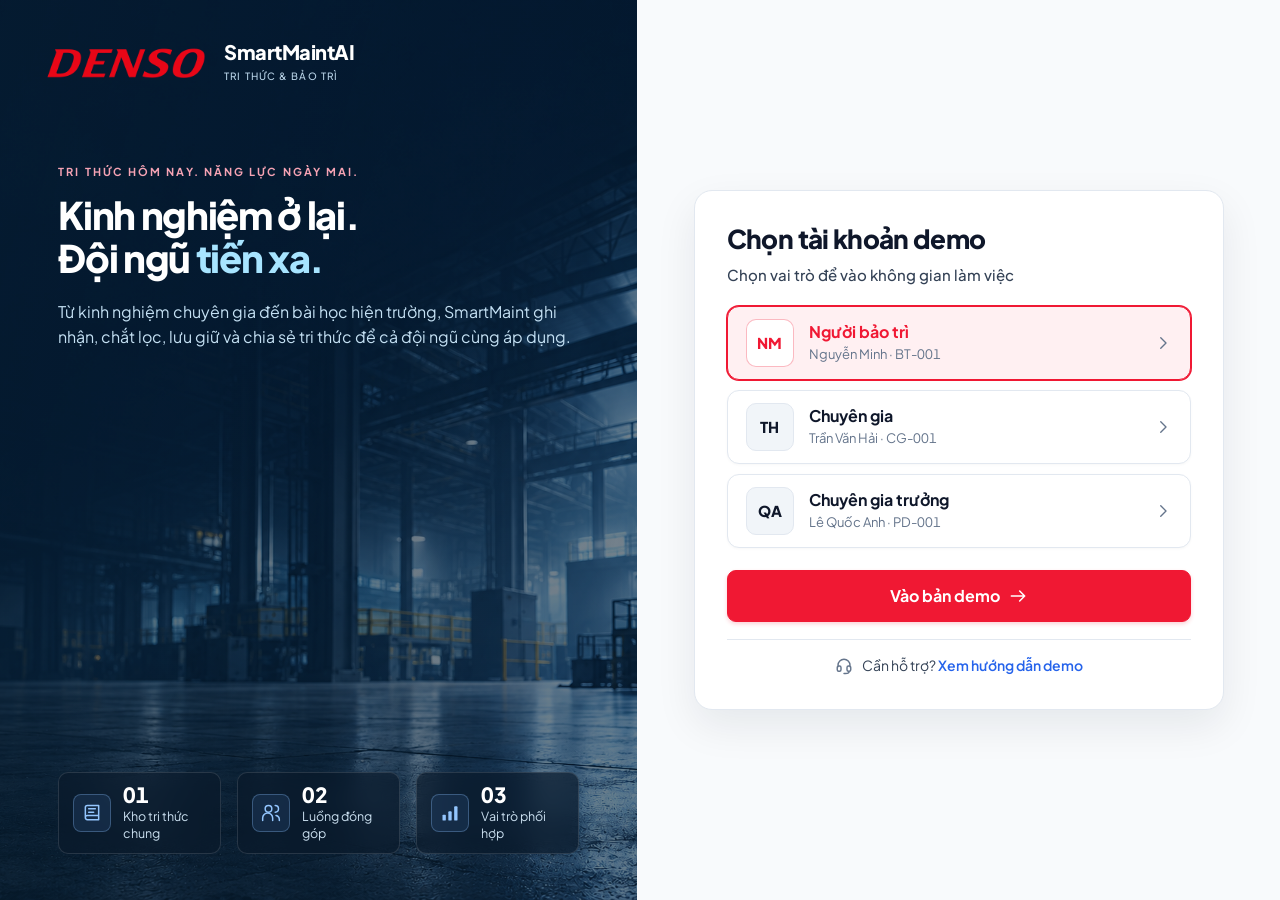
<file: frontend/index.html>
<!doctype html>
<html lang="vi">
  <head>
    <meta charset="UTF-8" />
    <meta name="viewport" content="width=device-width, initial-scale=1.0" />
    <meta name="theme-color" content="#142b3a" />
    <meta name="description" content="DENSO SmartMaintAI — demo bảo trì CNC, phối hợp chuyên gia và tra cứu tri thức có dẫn nguồn." />
    <title>DENSO SmartMaintAI · Tri thức & Bảo trì</title>
    <link rel="icon" type="image/png" href="assets/images/logonho.png" />
    <link rel="apple-touch-icon" href="assets/images/logonho.png" />
    <link rel="stylesheet" href="assets/css/fonts.css" />
    <link rel="stylesheet" href="assets/css/styles.css" />
    <link rel="stylesheet" href="assets/css/theme-compat.css" />
    <link rel="stylesheet" href="workspace/workspace.css" />
  </head>
  <body>
    <a class="skip-link" href="#main-content">Đến nội dung chính</a>
    <div id="app"></div>
    <div id="toast" class="toast" role="status" aria-live="polite"></div>
    <dialog id="modal" class="modal" aria-labelledby="modal-title"></dialog>
    <noscript>Vui lòng bật JavaScript để sử dụng DENSO SmartMaintAI.</noscript>
    <script src="prototype/core.js"></script>
    <script src="prototype/data.js"></script>
    <script src="prototype/knowledge.js"></script>
    <script src="prototype/cases.js"></script>
    <script src="assets/js/app.js"></script>
    <script src="prototype/presentation.js"></script>
    <script src="prototype/presentation-engine.js"></script>
    <script src="workspace/workspace.js"></script>
    <script src="prototype/visual-templates.js"></script>
    <script src="prototype/backend.js"></script>
    <script src="prototype/database-views.js"></script>
    <script src="prototype/knowledge-api.js"></script>
    <script src="prototype/demo-guide.js"></script>
  </body>
</html>
</file>
<file: frontend/assets/css/fonts.css>
@font-face {
  font-family: 'Plus Jakarta Sans';
  font-style: italic;
  font-weight: 400;
  font-display: swap;
  src: url(../fonts/plus-jakarta-sans-1.ttf) format('truetype');
}
@font-face {
  font-family: 'Plus Jakarta Sans';
  font-style: normal;
  font-weight: 400;
  font-display: swap;
  src: url(../fonts/plus-jakarta-sans-2.ttf) format('truetype');
}
@font-face {
  font-family: 'Plus Jakarta Sans';
  font-style: normal;
  font-weight: 500;
  font-display: swap;
  src: url(../fonts/plus-jakarta-sans-3.ttf) format('truetype');
}
@font-face {
  font-family: 'Plus Jakarta Sans';
  font-style: normal;
  font-weight: 600;
  font-display: swap;
  src: url(../fonts/plus-jakarta-sans-4.ttf) format('truetype');
}
@font-face {
  font-family: 'Plus Jakarta Sans';
  font-style: normal;
  font-weight: 700;
  font-display: swap;
  src: url(../fonts/plus-jakarta-sans-5.ttf) format('truetype');
}
@font-face {
  font-family: 'Plus Jakarta Sans';
  font-style: normal;
  font-weight: 800;
  font-display: swap;
  src: url(../fonts/plus-jakarta-sans-6.ttf) format('truetype');
}
</file>
<file: frontend/assets/css/styles.css>
/* DENSO SmartMaint · industrial maintenance workspace · local prototype */
.split-layout > aside.card > .card-head { flex-wrap: wrap; }
@media(min-width:1001px){.topbar .mobile-menu { display: none; }}
:root {
  color-scheme: light;
  font-family: "Plus Jakarta Sans", -apple-system, BlinkMacSystemFont, "Segoe UI", Roboto, Helvetica, Arial, sans-serif;
  font-synthesis: none;
  font-feature-settings: "cv02", "cv03", "cv04", "cv11";
  text-rendering: optimizeLegibility;
  --bg: #f8fafc;
  --surface: #ffffff;
  --surface-soft: #f1f5f9;
  --ink: #0f172a;
  --ink-secondary: #334155;
  --muted: #64748b;
  --line: #e2e8f0;
  --line-strong: #cbd5e1;
  --navy: #0f2744;
  --navy-light: #1e3a5f;
  --red: #F01833;
  --red-hover: #d30f28;
  --red-soft: #fff0f2;
  --red-border: #fed7dc;
  --blue: #2563eb;
  --blue-hover: #1d4ed8;
  --blue-soft: #eff6ff;
  --blue-border: #bfdbfe;
  --teal: #059669;
  --teal-soft: #ecfdf5;
  --teal-border: #a7f3d0;
  --amber: #d97706;
  --amber-soft: #fffbeb;
  --amber-border: #fde68a;
  --purple: #7c3aed;
  --purple-soft: #f5f3ff;
  --purple-border: #ddd6fe;
  --radius: 10px;
  --radius-sm: 8px;
  --radius-lg: 14px;
  --shadow-sm: 0 1px 2px 0 rgba(15, 23, 42, 0.05);
  --shadow: 0 1px 3px 0 rgba(15, 23, 42, 0.06), 0 1px 2px -1px rgba(15, 23, 42, 0.06);
  --shadow-md: 0 4px 6px -1px rgba(15, 23, 42, 0.07), 0 2px 4px -2px rgba(15, 23, 42, 0.07);
  --shadow-lg: 0 10px 15px -3px rgba(15, 23, 42, 0.08), 0 4px 6px -4px rgba(15, 23, 42, 0.04);
  --sidebar-width: 236px;
  --topbar-height: 72px;
  --space-page: 28px;
  --motion: 140ms cubic-bezier(0.16, 1, 0.3, 1);
}
* { box-sizing: border-box; }
html { scroll-padding-top: 96px; }
body { margin: 0; color: var(--ink); background: var(--bg); font-size: 15px; line-height: 1.55; min-width: 320px; font-variant-numeric: tabular-nums; }
button, input, textarea, select { font: inherit; }
button, input, textarea, select, a { -webkit-tap-highlight-color: transparent; }
button { cursor: pointer; color: inherit; }
button, a, input, textarea, select, summary { touch-action: manipulation; }
a { color: var(--blue); text-underline-offset: 3px; }
a:hover { color: var(--navy); }
button:disabled, [aria-disabled="true"] { cursor: not-allowed; opacity: .55; }
button:focus-visible, a:focus-visible, input:focus-visible, textarea:focus-visible, select:focus-visible, summary:focus-visible, [tabindex]:focus-visible {
  outline: 2px solid var(--blue); outline-offset: 2px; scroll-margin-block: 110px;
}
#page-title:focus { outline: none; }
[hidden] { display: none !important; }
h1, h2, h3, h4, p { margin-top: 0; }
h1, h2, h3, h4 { line-height: 1.28; color: var(--ink); overflow-wrap: break-word; }
h1 { margin-bottom: 8px; font-size: clamp(25px, 2.2vw, 32px); letter-spacing: -.03em; font-weight: 750; }
h2 { margin-bottom: 12px; font-size: 20px; letter-spacing: -.02em; font-weight: 700; }
h3 { margin-bottom: 8px; font-size: 17px; letter-spacing: -.01em; font-weight: 650; }
h4 { margin-bottom: 8px; font-size: 15px; font-weight: 650; }
p { margin-bottom: 14px; }
p:last-child { margin-bottom: 0; }
small { font-size: 13px; }
strong, b { font-weight: 650; color: var(--ink); }
ul, ol { padding-left: 22px; }
li + li { margin-top: 6px; }
svg { width: 19px; height: 19px; flex: none; vertical-align: middle; }
img { max-width: 100%; }
hr, .divider { border: 0; border-top: 1px solid var(--line); margin: 24px 0; }
::selection { background: #e0f2fe; color: #0369a1; }
.muted, .subtext { color: var(--muted); }
.subtext { font-size: 14.5px; max-width: 88ch; line-height: 1.5; }
.mono { font-family: ui-monospace, SFMono-Regular, Menlo, Monaco, Consolas, "Liberation Mono", "Courier New", monospace; font-size: .92em; font-variant-numeric: tabular-nums; }
.pre-line { white-space: pre-line; }
.sr-only { position: absolute; width: 1px; height: 1px; padding: 0; margin: -1px; overflow: hidden; clip: rect(0, 0, 0, 0); white-space: nowrap; border: 0; }
.skip-link { position: fixed; left: 16px; top: -80px; z-index: 200; padding: 12px 20px; background: white; color: var(--ink); border: 2px solid var(--blue); border-radius: 6px; font-weight: 600; }
.skip-link:focus { top: 12px; }

/* Persistent application shell */
html:has(.app-shell),
body:has(.app-shell) {
  height: 100%;
  overflow: hidden;
}
.app-shell {
  height: 100vh;
  min-height: 100vh;
  max-height: 100vh;
  overflow: hidden;
}
.sidebar-brand { position: fixed; z-index: 51; top: 0; left: 0; width: var(--sidebar-width); height: var(--topbar-height); padding: 0 16px; background: #ffffff; border-bottom: 1px solid var(--line); display: flex; align-items: center; overflow: hidden; transition: width 200ms cubic-bezier(0.2, 0, 0, 1), padding 200ms cubic-bezier(0.2, 0, 0, 1); }
.sidebar-brand .brand { display: flex; align-items: center; gap: 8px; width: 100%; height: 100%; padding: 0; border: 0; background: transparent; color: var(--ink); text-align: left; white-space: nowrap; }
.sidebar-brand .brand:hover .brand-copy { color: var(--red); }
.sidebar { position: fixed; inset: var(--topbar-height) auto 0 0; z-index: 50; width: var(--sidebar-width); background: #ffffff; color: var(--ink-secondary); border-right: 1px solid var(--line); display: flex; flex-direction: column; padding: 12px 14px 16px; overflow-y: auto; overflow-x: hidden; overscroll-behavior: contain; transition: width 200ms cubic-bezier(0.2, 0, 0, 1), padding 200ms cubic-bezier(0.2, 0, 0, 1); }
.brand { display: flex; align-items: center; gap: 12px; padding: 0 8px 24px; text-decoration: none; color: white; }
.brand:hover { color: white; }
.sidebar-brand-logo { display: block; width: 92px; height: auto; flex: none; }
.sidebar-brand .brand-copy { color: var(--ink); font-size: 13.5px; font-weight: 750; line-height: 1.15; letter-spacing: -.02em; white-space: nowrap; overflow: hidden; }
.sidebar-brand .brand-copy > span { color: var(--muted); font-size: 9px; font-weight: 600; letter-spacing: .05em; margin-top: 3px; display: block; }
.brand-copy { min-width: 0; }
.brand-copy strong, .brand-copy b { display: block; font-size: 19px; color: #fff; letter-spacing: .01em; line-height: 1.15; }
.brand-copy span, .brand-copy small { display: block; color: #cbd5e1; font-size: 12px; margin-top: 4px; }
.nav-heading { display: flex; align-items: center; min-height: 36px; margin-bottom: 6px; }
.nav-section-label { color: var(--muted); font-size: 11px; letter-spacing: .08em; font-weight: 750; text-transform: uppercase; padding: 6px 0 6px 10px; }
.nav-list { display: grid; gap: 4px; grid-auto-rows: 44px; margin: 0; padding: 0; list-style: none; }
.nav-item { width: 100%; height: 44px; min-height: 44px; max-height: 44px; box-sizing: border-box; border: 1px solid transparent; border-radius: 8px; display: flex; align-items: center; gap: 11px; background: transparent; color: var(--ink-secondary); text-align: left; text-decoration: none; padding: 0 12px; font-size: 14.5px; font-weight: 550; line-height: 1; white-space: nowrap; overflow: hidden; transition: color var(--motion), background-color var(--motion), border-color var(--motion), box-shadow var(--motion); }
.nav-item:hover { color: var(--ink); background: var(--surface-soft); }
.nav-item.active { color: var(--ink); background: var(--surface); border-color: var(--line); box-shadow: inset 3.5px 0 0 var(--red), var(--shadow-sm); font-weight: 650; }
.nav-item svg { width: 19px; height: 19px; opacity: .85; flex: none; }
.nav-item.active svg { opacity: 1; color: var(--red); }
.nav-text { white-space: nowrap; overflow: hidden; text-overflow: ellipsis; min-width: 0; flex: 1; line-height: 1.2; }
.nav-item .badge, .nav-count, .count-badge { margin-left: auto; padding: 2px 7px; min-width: 22px; text-align: center; color: #fff; background: var(--red); border-color: transparent; border-radius: 5px; font-size: 12px; font-weight: 700; flex: none; }
.sidebar-bottom { margin-top: auto; padding-top: 14px; flex-shrink: 0; }
.sidebar-collapse-row { display: flex; align-items: center; width: 100%; height: 38px; margin-bottom: 8px; }
.sidebar-toggle { display: inline-flex; align-items: center; justify-content: center; gap: 8px; width: 100%; height: 38px; padding: 0 12px; border: 1px solid var(--line); border-radius: 8px; background: var(--bg); color: var(--ink-secondary); font-size: 13.5px; font-weight: 600; cursor: pointer; white-space: nowrap; overflow: hidden; transition: background-color var(--motion), color var(--motion), border-color var(--motion); }
.sidebar-toggle:hover { background: #e2e8f0; color: var(--ink); border-color: var(--line-strong); }
.sidebar-toggle-icon { display: inline-grid; place-items: center; flex: none; width: 16px; height: 16px; }
.sidebar-toggle-icon svg { width: 15px; height: 15px; transform: rotate(180deg); transition: transform var(--motion); }
.sidebar-toggle-text { font-size: 13px; font-weight: 600; white-space: nowrap; overflow: hidden; }
.sidebar-bottom > .notice { margin-bottom: 14px; background: var(--surface-soft); border-color: var(--line); color: var(--ink-secondary); font-size: 13px; }
.sidebar-bottom .footer-note { color: var(--muted); padding: 0 8px; }
.user-card { display: flex; align-items: center; justify-content: space-between; gap: 6px; border-top: 1px solid var(--line); padding: 10px 0 2px; min-width: 0; overflow: hidden; }
.user-card-main { display: flex; align-items: center; gap: 10px; flex: 1; min-width: 0; padding: 6px 8px; border: 1px solid transparent; border-radius: 8px; background: transparent; color: inherit; text-align: left; cursor: pointer; overflow: hidden; white-space: nowrap; transition: background-color var(--motion), border-color var(--motion); }
.user-card-main:hover { color: var(--ink); background: var(--surface-soft); border-color: var(--line); }
.user-copy { min-width: 0; flex: 1; overflow: hidden; white-space: nowrap; }
.user-copy strong { display: block; color: var(--ink); font-size: 14px; font-weight: 700; line-height: 1.25; white-space: nowrap; overflow: hidden; text-overflow: ellipsis; }
.user-copy .source-meta { display: block; color: var(--muted); font-size: 12px; line-height: 1.25; margin-top: 2px; white-space: nowrap; overflow: hidden; text-overflow: ellipsis; }
.user-logout-btn { display: inline-grid; place-items: center; flex: none; width: 34px; height: 34px; border: 1px solid var(--line); border-radius: 8px; background: var(--bg); color: var(--muted); cursor: pointer; transition: background-color var(--motion), color var(--motion), border-color var(--motion); }
.user-logout-btn:hover { background: #fee2e2; color: var(--red); border-color: #fca5a5; }
.user-logout-btn svg { width: 16px; height: 16px; }
.avatar { width: 40px; height: 40px; display: inline-grid; place-items: center; flex: none; border-radius: 8px; color: var(--navy); background: #e2e8f0; font-size: 13.5px; font-weight: 750; border: 1px solid var(--line-strong); }
.sidebar .avatar { color: var(--navy); background: #f1f5f9; border-color: var(--line); }
.avatar-small { width: 30px; height: 30px; border-radius: 6px; font-size: 12px; }
.app-main {
  margin-left: var(--sidebar-width);
  height: 100vh;
  min-height: 100vh;
  max-height: 100vh;
  display: flex;
  flex-direction: column;
  min-width: 0;
  overflow: hidden;
  transition: margin-left 200ms cubic-bezier(0.2, 0, 0, 1);
}
@media (min-width: 1001px) {
  .app-shell.sidebar-collapsed .sidebar-brand { width: 68px; padding: 0 8px; justify-content: center; border-right: none; }
  .app-shell.sidebar-collapsed .sidebar-brand .brand { justify-content: center; }
  .app-shell.sidebar-collapsed .sidebar-brand .brand-copy { display: none; }
  .app-shell.sidebar-collapsed .sidebar-brand-logo { width: 50px; }
  .app-shell.sidebar-collapsed .sidebar { width: 68px; padding-inline: 8px; }
  .app-shell.sidebar-collapsed .app-main { margin-left: 68px; }
  .app-shell.sidebar-collapsed .topbar { padding-left: var(--space-page); }
  .app-shell.sidebar-collapsed .nav-heading { display: none; }
  .app-shell.sidebar-collapsed .nav-section-label,
  .app-shell.sidebar-collapsed .nav-text,
  .app-shell.sidebar-collapsed .user-copy { display: none; }
  .app-shell.sidebar-collapsed .sidebar-collapse-row { justify-content: center; padding: 0 0 6px; margin-bottom: 6px; }
  .app-shell.sidebar-collapsed .sidebar-toggle { width: 36px; height: 36px; min-height: 36px; padding: 0; border-radius: 8px; }
  .app-shell.sidebar-collapsed .sidebar-toggle-text { display: none; }
  .app-shell.sidebar-collapsed .sidebar-toggle-icon svg { transform: none; }
  .app-shell.sidebar-collapsed .nav-item { position: relative; justify-content: center; padding: 0; height: 44px; min-height: 44px; max-height: 44px; }
  .app-shell.sidebar-collapsed .nav-item .count-badge { position: absolute; top: 2px; right: 2px; min-width: 16px; height: 16px; margin: 0; padding: 0 3px; font-size: 10px; line-height: 16px; }
  .app-shell.sidebar-collapsed .sidebar-bottom .user-card { flex-direction: column; align-items: center; justify-content: center; padding: 10px 0 0; gap: 8px; }
  .app-shell.sidebar-collapsed .sidebar-bottom .user-card-main { padding: 0; justify-content: center; border: none; }
  .app-shell.sidebar-collapsed .sidebar-bottom .avatar { width: 40px; height: 40px; }
  .app-shell.sidebar-collapsed .sidebar-bottom .user-logout-btn { width: 36px; height: 36px; }
}
.topbar {
  flex-shrink: 0;
  width: 100%;
  height: var(--topbar-height);
  min-height: var(--topbar-height);
  position: relative;
  z-index: 30;
  display: flex;
  align-items: center;
  justify-content: space-between;
  gap: 20px;
  padding: 0 var(--space-page);
  border-bottom: 1px solid var(--line);
  background: rgba(255, 255, 255, .96);
  backdrop-filter: blur(8px);
}
.breadcrumbs { display: flex; align-items: center; flex-wrap: wrap; gap: 8px; font-size: 14px; color: var(--muted); min-width: 0; }
.breadcrumbs strong, .breadcrumbs b { color: var(--ink); font-weight: 650; }
.breadcrumbs svg { width: 15px; height: 15px; color: var(--muted); }
.topbar-actions { display: flex; align-items: center; gap: 10px; flex: none; }
.topbar-actions .badge { font-size: 12.5px; }
.content {
  flex: 1 1 auto;
  overflow-y: auto;
  overflow-x: hidden;
  width: 100%;
  box-sizing: border-box;
  padding: 26px var(--space-page) 44px;
  min-width: 0;
  overscroll-behavior: contain;
  scrollbar-width: thin;
  scrollbar-color: #cbd5e1 transparent;
}
.content::-webkit-scrollbar {
  width: 7px;
}
.content::-webkit-scrollbar-track {
  background: transparent;
}
.content::-webkit-scrollbar-thumb {
  background-color: #cbd5e1;
  border-radius: 10px;
}
.content > * {
  max-width: 1540px;
  margin-left: auto;
  margin-right: auto;
}
.topbar-save-state { white-space: nowrap; padding-right: 12px; border-right: 1px solid var(--line); font-size: 13px; color: var(--muted); display: inline-flex; align-items: center; gap: 6px; }
.topbar-save-state::before { content: ""; display: inline-block; width: 7px; height: 7px; border-radius: 50%; background: var(--teal); }
.topbar-save-state.save-error::before { background: var(--red); }
.mobile-menu { display: none; }
.sidebar-overlay { display: none; }
.page-head { display: flex; align-items: center; justify-content: space-between; gap: 16px; margin-bottom: 20px; min-height: 42px; }
.page-head:empty { display: none; margin: 0; }
.page-head h1 { margin: 0; font-size: 24px; font-weight: 700; color: var(--ink); letter-spacing: -0.025em; line-height: 1.25; }
.page-head .actions { padding-top: 0; justify-content: flex-end; flex: none; margin-left: auto; display: flex; align-items: center; gap: 10px; }
.eyebrow {
  display: block;
  font-size: 11.5px;
  font-weight: 700;
  letter-spacing: 0.08em;
  text-transform: uppercase;
  color: var(--red);
  margin-bottom: 5px;
}
.page-head .subtext {
  margin: 5px 0 0;
  font-size: 13.5px;
  color: var(--muted);
  line-height: 1.45;
}

/* Buttons, state, and feedback */
.actions { display: flex; align-items: center; flex-wrap: wrap; gap: 10px; }
.btn { display: inline-flex; align-items: center; justify-content: center; gap: 8px; min-height: 42px; padding: 9px 18px; border-radius: var(--radius-sm); border: 1px solid var(--line-strong); background: #ffffff; color: var(--ink-secondary); text-align: center; text-decoration: none; font-size: 14.5px; font-weight: 600; line-height: 1.35; font-variant-numeric: tabular-nums; transition: all var(--motion); }
.btn:hover { background: var(--surface-soft); border-color: var(--muted); color: var(--ink); }
.btn:active { background: #e2e8f0; transform: translateY(0.5px); }
.btn svg { width: 17px; height: 17px; }
.btn-primary { color: #ffffff; background: var(--red); border-color: var(--red); box-shadow: 0 1px 2px rgba(240, 24, 51, 0.2); }
.btn-primary:hover { color: #ffffff; background: var(--red-hover); border-color: var(--red-hover); box-shadow: 0 2px 4px rgba(240, 24, 51, 0.25); }
.btn-primary:active { background: #b80c21; }
.btn-secondary { background: #ffffff; color: var(--ink); }
.btn-ghost { background: transparent; border-color: transparent; color: var(--blue); box-shadow: none; }
.btn-ghost:hover { background: var(--blue-soft); border-color: transparent; color: var(--blue-hover); }
.btn-danger { border-color: var(--red-border); background: var(--red-soft); color: var(--red); }
.btn-danger:hover { border-color: #f87171; background: #fee2e2; color: #991b1b; }
.btn-small { min-height: 36px; padding: 6px 13px; font-size: 13.5px; border-radius: 6px; }
.btn:disabled:hover { background: inherit; }
.btn-primary:disabled:hover { background: var(--red); color: #fff; border-color: var(--red); }
.icon-btn { position: relative; width: 40px; min-width: 40px; min-height: 40px; border: 1px solid var(--line); border-radius: 8px; background: #ffffff; color: var(--muted); display: inline-grid; place-items: center; transition: all var(--motion); }
.icon-btn:hover { background: var(--surface-soft); border-color: var(--line-strong); color: var(--ink); }
.icon-btn .badge { position: absolute; right: -5px; top: -6px; padding: 1px 6px; min-width: 20px; font-size: 12px; background: var(--red); color: white; border: 2px solid white; }
.badge { display: inline-flex; align-items: center; justify-content: center; gap: 5px; width: fit-content; max-width: 100%; border-radius: 6px; padding: 3px 9px; background: var(--surface-soft); border: 1px solid var(--line); color: var(--ink-secondary); font-size: 12.5px; font-weight: 650; line-height: 1.4; vertical-align: middle; overflow-wrap: anywhere; font-variant-numeric: tabular-nums; }
.badge svg { width: 13px; height: 13px; }
.badge-neutral { background: #f1f5f9; border-color: #e2e8f0; color: #475569; }
.badge-blue { background: var(--blue-soft); border-color: var(--blue-border); color: #1d4ed8; }
.badge-green { background: var(--teal-soft); border-color: var(--teal-border); color: #047857; }
.badge-amber { background: var(--amber-soft); border-color: var(--amber-border); color: #b45309; }
.badge-red { background: var(--red-soft); border-color: var(--red-border); color: var(--red); }
.badge-purple { background: var(--purple-soft); border-color: var(--purple-border); color: #6d28d9; }
.notice { border: 1px solid var(--line); border-left: 3.5px solid var(--blue); background: var(--surface-soft); border-radius: 8px; padding: 14px 17px; margin-bottom: 18px; color: var(--ink-secondary); font-size: 14.5px; line-height: 1.55; overflow-wrap: break-word; }
.notice p + p { margin-top: 8px; }
.notice .actions { margin-top: 12px; }
.notice > svg { margin-right: 6px; }
.notice-info { border-color: var(--blue-border); border-left-color: var(--blue); background: var(--blue-soft); color: #1e3a8a; }
.notice-warning { border-color: var(--amber-border); border-left-color: var(--amber); background: var(--amber-soft); color: #78350f; }
.notice-success { border-color: var(--teal-border); border-left-color: var(--teal); background: var(--teal-soft); color: #064e3b; }
.notice-danger { border-color: var(--red-border); border-left-color: var(--red); background: var(--red-soft); color: #7f1d1d; }
.notice:last-child { margin-bottom: 0; }
.error-summary { display: block; margin: 0 0 18px; padding: 13px 16px; background: var(--red-soft); border: 1px solid var(--red-border); border-left: 4px solid var(--red); border-radius: 7px; color: #991b1b; font-weight: 600; font-size: 14px; }
.error-summary:empty { display: none; }
.save-state { display: inline-flex; align-items: center; gap: 7px; color: var(--teal); font-size: 13px; font-weight: 550; min-height: 25px; }
.save-state[data-state="saving"], .save-state.pending { color: var(--amber); }
.save-state[data-state="error"], .save-state.error { color: var(--red); }
.save-state svg { width: 15px; height: 15px; }
.row-between { display: flex; justify-content: space-between; align-items: center; flex-wrap: wrap; gap: 12px; }
.text-link { min-height: 42px; display: inline-flex; align-items: center; gap: 6px; padding: 6px 0; background: transparent; border: 0; color: var(--blue); text-decoration: none; text-align: left; font-size: 14.5px; font-weight: 600; }
.text-link:hover { color: var(--navy); text-decoration: underline; }
.text-link svg { width: 16px; height: 16px; }
.pill-list { display: flex; align-items: center; flex-wrap: wrap; gap: 8px; }
.context-tag { display: inline-flex; align-items: center; gap: 6px; padding: 5px 9px; border: 1px solid var(--line); border-radius: 6px; background: var(--surface-soft); color: var(--ink-secondary); font-size: 13px; line-height: 1.4; }
.context-tag svg { width: 14px; height: 14px; }

/* Cards, columns and operational summaries */
.card { background: var(--surface); border: 1px solid var(--line); border-radius: var(--radius); box-shadow: var(--shadow-sm); min-width: 0; overflow-wrap: break-word; }
.card-head { display: flex; justify-content: space-between; align-items: center; gap: 16px; padding: 16px 20px; border-bottom: 1px solid var(--line); }
.card-head h2, .card-head h3, .card-head .section-title { margin: 0; }
.card-head > div { min-width: 0; }
.card-head .subtext { margin-top: 5px; }
.card-body { padding: 20px; min-width: 0; }
.card > .card-body:first-child { border-radius: inherit; }
.card + .card { margin-top: 20px; }
.stack { display: grid; gap: 18px; min-width: 0; align-content: start; }
.stack > .card + .card, .grid-2 > .card + .card, .grid-3 > .card + .card, .dashboard-grid > .card + .card, .split-layout > .card + .card { margin-top: 0; }
.stack > .notice { margin-bottom: 0; }
.stack > .field, .stack > h2, .stack > h3, .stack > .section-title { margin-bottom: 0; }
.section-title { font-size: 17px; font-weight: 700; margin-bottom: 14px; color: var(--ink); }
.grid-2, .grid-3, .form-grid, .dashboard-grid, .stat-grid { display: grid; gap: 18px; min-width: 0; }
.split-layout { display: grid; grid-template-columns: minmax(0, 1fr) 350px; gap: 24px; align-items: start; min-width: 0; }
.split-layout > * { min-width: 0; }
.grid-2, .form-grid { grid-template-columns: repeat(2, minmax(0, 1fr)); }
.grid-3 { grid-template-columns: repeat(3, minmax(0, 1fr)); }
.dashboard-grid { grid-template-columns: minmax(0, 1.75fr) minmax(320px, 1fr); align-items: stretch; }
.dashboard-grid > * { min-width: 0; }
.dashboard-card { height: 480px; display: flex; flex-direction: column; overflow: hidden; }
.dashboard-card .card-head { flex: none; min-height: 64px; height: 64px; padding: 0 20px; display: flex; align-items: center; justify-content: space-between; border-bottom: 1px solid var(--line); box-sizing: border-box; }
.dashboard-card .card-head h2 { margin: 0; font-size: 18px; font-weight: 700; color: var(--ink); line-height: 1.25; }
.dashboard-card--half .card-head { min-height: 54px; height: 54px; }
.dashboard-card .card-scroll-body { flex: 1; min-height: 0; overflow-y: auto; overscroll-behavior: contain; }
.dashboard-grid aside .card-scroll-body.card-body { padding: 14px 20px 16px; }
.dashboard-grid .dashboard-card--half { height: calc((480px - 18px) / 2); }
.card-scroll-body::-webkit-scrollbar { width: 6px; }
.card-scroll-body::-webkit-scrollbar-track { background: transparent; }
.card-scroll-body::-webkit-scrollbar-thumb { background: var(--line-strong); border-radius: 4px; }
.card-scroll-body::-webkit-scrollbar-thumb:hover { background: var(--muted); }
.card-scroll-body { scrollbar-width: thin; scrollbar-color: var(--line-strong) transparent; }
.span-2 { grid-column: 1 / -1; }
.stat-grid { grid-template-columns: repeat(4, minmax(0, 1fr)); margin-bottom: 22px; gap: 14px; }
.stat-card { position: relative; border: 1px solid var(--line); background: #ffffff; border-radius: var(--radius); padding: 18px 20px; min-width: 0; box-shadow: var(--shadow-sm); }
.stat-card-action { display: block; width: 100%; color: inherit; font: inherit; text-align: left; cursor: pointer; transition: all var(--motion); }
.stat-card-action:hover { border-color: var(--line-strong); background: #ffffff; box-shadow: var(--shadow-md); transform: translateY(-1px); }
.stat-card-action:focus-visible { outline: 2px solid var(--blue); outline-offset: 2px; }
.stat-card svg { float: right; width: 20px; height: 20px; color: var(--muted); }
.stat-card-action:hover svg { color: var(--blue); }
.metric-value { font-size: 30px; line-height: 1.15; color: var(--ink); font-weight: 750; letter-spacing: -.03em; margin: 9px 0 4px; font-variant-numeric: tabular-nums; }
.metric-label { font-size: 13.5px; font-weight: 650; color: var(--muted); }
.stat-card .muted, .stat-card small { font-size: 12.5px; color: var(--muted); }
.quick-action { display: flex; align-items: center; gap: 14px; width: 100%; min-height: 76px; padding: 16px 18px; text-decoration: none; text-align: left; color: var(--ink); background: #fff; border: 1px solid var(--line); border-radius: 9px; box-shadow: var(--shadow-sm); transition: all var(--motion); }
.quick-action:hover { background: var(--surface-soft); border-color: var(--line-strong); box-shadow: var(--shadow-md); }
.quick-action > svg { width: 22px; height: 22px; color: var(--red); }
.quick-action > div { flex: 1; min-width: 0; }
.quick-action strong { display: block; font-size: 15.5px; font-weight: 650; }
.quick-action small, .quick-action .muted { display: block; font-size: 13px; font-weight: 400; margin-top: 3px; color: var(--muted); }
.quick-action + .quick-action { margin-top: 10px; }
.status-strip { display: flex; align-items: stretch; gap: 0; border: 1px solid var(--line); border-radius: 9px; background: #ffffff; margin-bottom: 22px; overflow: hidden; box-shadow: var(--shadow-sm); }
.status-strip > * { flex: 1; min-width: 0; padding: 14px 18px; border-right: 1px solid var(--line); }
.status-strip > :last-child { border-right: 0; }
.status-strip small, .status-strip .muted { display: block; font-size: 12.5px; margin-bottom: 6px; color: var(--muted); font-weight: 600; text-transform: uppercase; letter-spacing: 0.04em; }
.status-strip .badge { font-size: 13.5px; }
.kv-list { display: grid; gap: 0; margin: 0; font-size: 14.5px; }
.kv-list > div { display: grid; grid-template-columns: minmax(110px, .75fr) minmax(0, 1.25fr); gap: 14px; padding: 11px 0; border-bottom: 1px solid var(--line); }
.kv-list > div:first-child { padding-top: 0; }
.kv-list > div:last-child { border-bottom: 0; padding-bottom: 0; }
.kv-list dt { color: var(--muted); font-weight: 500; font-size: 13.5px; }
.kv-list dd { margin: 0; overflow-wrap: break-word; font-weight: 600; color: var(--ink); }
.kv-list:has(> dt) { grid-template-columns: minmax(90px, .8fr) minmax(0, 1.2fr); gap: 10px 14px; }
.kv-list > dt, .kv-list > dd { padding-bottom: 10px; border-bottom: 1px solid var(--line); }
.kv-list > dt:nth-last-child(2), .kv-list > dd:last-child { border-bottom: 0; padding-bottom: 0; }
.review-queue-count { display: inline-grid; place-items: center; min-width: 28px; height: 28px; padding: 0 7px; border-radius: 6px; background: var(--red-soft); color: var(--red); font-size: 14px; font-weight: 750; }

/* Inputs and guided capture */
.field { display: flex; flex-direction: column; gap: 6px; min-width: 0; margin-bottom: 16px; }
.form-grid > .field { margin-bottom: 0; }
.form-grid { margin-bottom: 18px; }
.field-label, .field > label { display: block; color: var(--ink-secondary); font-size: 13.5px; font-weight: 650; line-height: 1.4; }
.field-label .muted { font-weight: 400; }
.field label em, .required-mark { color: var(--red); font-style: normal; font-weight: 700; margin-left: 2px; }
.input, .textarea, .select, .field input:not([type="checkbox"]):not([type="radio"]), .field textarea, .field select { width: 100%; min-width: 0; min-height: 44px; border: 1px solid var(--line-strong); border-radius: var(--radius-sm); background: #ffffff; color: var(--ink); padding: 9px 13px; font-size: 14.5px; line-height: 1.5; font-variant-numeric: tabular-nums; transition: all var(--motion); }
.input:hover, .textarea:hover, .select:hover { border-color: var(--muted); }
.input:focus, .textarea:focus, .select:focus, .field input:focus, .field textarea:focus, .field select:focus { border-color: var(--blue); outline: none; box-shadow: 0 0 0 3px rgba(37, 99, 235, 0.12); }
.textarea, .field textarea { min-height: 110px; resize: vertical; }
.textarea[rows="2"], .field textarea[rows="2"] { min-height: 80px; }
.textarea[rows="3"], .field textarea[rows="3"] { min-height: 100px; }
.textarea[rows="6"], .field textarea[rows="6"] { min-height: 160px; }
.textarea[rows="8"], .field textarea[rows="8"] { min-height: 210px; }
.textarea[rows="10"], .field textarea[rows="10"] { min-height: 250px; }
.select, .field select { padding-right: 32px; cursor: pointer; }
input::placeholder, textarea::placeholder { color: #94a3b8; opacity: 1; }
input:disabled, textarea:disabled, select:disabled { background: var(--surface-soft) !important; color: var(--muted) !important; border-color: var(--line) !important; cursor: not-allowed; opacity: 1; }
input[readonly], textarea[readonly] { background: var(--surface-soft); color: var(--ink-secondary); }
input[type="checkbox"], input[type="radio"] { accent-color: var(--blue); width: 18px; height: 18px; flex: none; cursor: pointer; margin: 2px 0 0; }
input[aria-invalid="true"], textarea[aria-invalid="true"], select[aria-invalid="true"] { border-color: var(--red); background: #fffbfa; }
.field-hint { color: var(--muted); font-size: 12.5px; line-height: 1.45; }
.field-error { color: var(--red); font-size: 12.5px; font-weight: 600; }
.check-line { display: flex; align-items: flex-start; gap: 10px; padding: 10px 0; min-height: 42px; cursor: pointer; font-size: 14.5px; line-height: 1.5; color: var(--ink-secondary); }
.check-line small { display: block; color: var(--muted); margin-top: 3px; }
.radio-card { display: flex; align-items: flex-start; gap: 12px; min-height: 66px; padding: 15px 17px; border: 1px solid var(--line-strong); border-radius: 9px; background: #ffffff; cursor: pointer; transition: all var(--motion); }
.radio-card:hover { border-color: var(--muted); background: var(--surface-soft); }
.radio-card:has(input:checked) { border-color: var(--blue); background: var(--blue-soft); box-shadow: 0 0 0 1px var(--blue); }
.radio-card strong { display: block; margin-bottom: 3px; font-size: 14.5px; color: var(--ink); }
.radio-card small { display: block; color: var(--muted); line-height: 1.45; }
.radio-card input { margin-top: 3px; }
.sticky-actions { position: sticky; bottom: 0; z-index: 12; display: flex; justify-content: space-between; align-items: center; flex-wrap: wrap; gap: 12px; margin-top: 22px; padding: 14px 18px; background: rgba(255, 255, 255, 0.96); backdrop-filter: blur(8px); border: 1px solid var(--line); border-radius: 9px; box-shadow: 0 -4px 16px rgba(15, 23, 42, 0.05); }
.sticky-actions > .actions:only-child { margin-left: auto; }
.filter-bar { display: flex; align-items: flex-end; flex-wrap: wrap; gap: 12px; margin-bottom: 20px; }
.filter-bar > .field { margin: 0; flex: 1; min-width: 170px; }
.filter-bar > .input { flex: 1; min-width: 220px; }
.filter-bar > .select { width: auto; min-width: 170px; }
.search-box { display: flex; align-items: center; gap: 10px; padding: 0 12px; border: 1px solid var(--line-strong); border-radius: 7px; background: #ffffff; min-height: 44px; min-width: 220px; flex: 1; transition: all var(--motion); }
.search-box:focus-within { border-color: var(--blue); box-shadow: 0 0 0 3px rgba(37, 99, 235, 0.12); }
.search-box > svg { width: 18px; height: 18px; color: var(--muted); }
.search-box input { width: 100%; min-width: 0; min-height: 42px; border: 0; padding: 8px 0; background: transparent; color: var(--ink); outline: none; font-size: 14.5px; }

/* Navigation within a record */
.tabs { display: flex; align-items: stretch; gap: 4px; padding: 4px; margin: 0 0 22px; border: 1px solid var(--line); border-radius: 9px; background: var(--surface-soft); overflow-x: auto; overscroll-behavior-inline: contain; }
.tab { flex: 1; min-height: 44px; padding: 9px 15px; background: transparent; color: var(--ink-secondary); border: 1px solid transparent; border-radius: 7px; font-size: 14.5px; font-weight: 600; text-align: center; white-space: nowrap; transition: background-color var(--motion), color var(--motion), border-color var(--motion); }
.tab:hover { background: rgba(255, 255, 255, 0.7); color: var(--ink); }
.tab.active, .tab[aria-selected="true"] { border-color: var(--line); color: var(--ink); background: #ffffff; box-shadow: 0 1px 3px rgba(15, 23, 42, 0.08); font-weight: 700; }
.tab .badge { margin-left: 6px; padding: 2px 7px; font-size: 11.5px; }
.stepper { display: flex; gap: 10px; align-items: stretch; margin-bottom: 22px; padding: 0; list-style: none; }
.step { position: relative; display: flex; align-items: center; gap: 10px; flex: 1; min-width: 0; padding: 12px 14px; border: 1px solid var(--line); border-radius: 8px; color: var(--ink-secondary); background: #ffffff; font-size: 13.5px; line-height: 1.4; transition: all var(--motion); }
.step.active { background: var(--blue-soft); border-color: var(--blue-line); color: var(--blue); font-weight: 700; box-shadow: 0 0 0 1px var(--blue-line); }
.step.complete { background: var(--emerald-soft); border-color: var(--emerald-line); color: var(--emerald); font-weight: 600; }
.step > span:first-child:not(:only-child) { display: inline-grid; place-items: center; min-width: 26px; height: 26px; border-radius: 50%; background: #ffffff; border: 1.5px solid currentColor; font-size: 12.5px; font-weight: 700; }

/* Lists and reference material */
.list { display: grid; gap: 0; margin: 0; padding: 0; list-style: none; }
.list-item { padding: 16px 0; border-bottom: 1px solid var(--line); }
.list-item:first-child { padding-top: 0; }
.list-item:last-child { padding-bottom: 0; border-bottom: 0; }
.list-item p { margin: 6px 0 0; }
.case-row { display: flex; align-items: stretch; gap: 20px; padding: 16px 20px; border-bottom: 1px solid var(--line); transition: background-color var(--motion); }
.case-row:last-child { border-bottom: 0; }
.case-row:hover { background: var(--surface-soft); }
.case-main { flex: 1; min-width: 0; display: flex; flex-direction: column; justify-content: space-between; }
.case-main .case-meta { display: flex; align-items: center; gap: 8px; margin-bottom: 4px; flex-wrap: wrap; }
.case-title { margin: 2px 0 4px; font-size: 15.5px; font-weight: 700; color: var(--ink); line-height: 1.35; }
.case-title .text-link { min-height: 0; padding: 0; font-size: 15.5px; font-weight: 700; color: #1d4ed8; line-height: 1.35; text-decoration: none; display: inline; text-align: left; }
.case-title .text-link:hover { color: var(--blue-hover); text-decoration: underline; }
.case-main .subtext { margin: 0 0 4px; font-size: 13.5px; color: var(--ink-secondary); line-height: 1.45; }
.case-main .next-action-label { display: flex; align-items: center; gap: 6px; font-size: 12.5px; color: var(--muted); line-height: 1.4; }
.case-side { flex: none; display: flex; flex-direction: column; align-items: flex-end; justify-content: space-between; gap: 8px; min-width: 154px; }
.case-side .case-tags { display: flex; align-items: center; gap: 6px; justify-content: flex-end; flex-wrap: wrap; }
.case-side .case-report-tag { display: flex; align-items: center; justify-content: flex-end; min-height: 24px; }
.case-side .btn { width: 154px; min-width: 154px; min-height: 38px; height: 38px; padding: 6px 14px; font-size: 13.5px; font-weight: 600; border-radius: 8px; display: inline-flex; align-items: center; justify-content: center; text-align: center; white-space: nowrap; box-sizing: border-box; }
.badge-case-id { background: var(--surface-soft); border: 1px solid var(--line-strong); color: var(--ink); font-family: ui-monospace, SFMono-Regular, Menlo, Monaco, Consolas, monospace; font-size: 12px; font-weight: 700; letter-spacing: 0.02em; padding: 2.5px 8px; border-radius: 6px; }

/* Knowledge records in Dashboard (DENSO Plant MES grade) */
.kb-scroll-body {
  padding: 13px 16px 15px;
  display: flex;
  flex-direction: column;
  gap: 10px;
}
.kb-item-card {
  position: relative;
  display: flex;
  flex-direction: column;
  gap: 8px;
  padding: 12px 14px;
  background: #ffffff;
  border: 1px solid var(--line);
  border-radius: 9px;
  box-shadow: 0 1px 3px rgba(15, 23, 42, 0.03);
  transition: all var(--motion);
  cursor: pointer;
  box-sizing: border-box;
}
.kb-item-card:hover {
  background: #ffffff;
  border-color: #cbd5e1;
  box-shadow: 0 4px 12px rgba(15, 23, 42, 0.06);
  transform: translateY(-1px);
}
.kb-item-head {
  display: flex;
  align-items: center;
  justify-content: space-between;
  gap: 8px;
}
.kb-item-badges {
  display: flex;
  align-items: center;
  gap: 5px;
  flex-wrap: wrap;
}
.kb-item-badges .badge {
  padding: 2px 7px;
  font-size: 11.5px;
  line-height: 1.35;
  border-radius: 5px;
}
.kb-item-badges .badge-case-id {
  padding: 2px 6px;
  font-size: 11.5px;
  line-height: 1.35;
}
.kb-item-date {
  display: inline-flex;
  align-items: center;
  gap: 4px;
  font-size: 11.5px;
  color: var(--muted);
  white-space: nowrap;
  flex-shrink: 0;
}
.kb-item-date svg {
  width: 12px;
  height: 12px;
}
.badge-family {
  background: #f8fafc;
  border-color: #cbd5e1;
  color: #334155;
  font-weight: 600;
}
.badge-family--vision {
  background: #eff6ff;
  border-color: #bfdbfe;
  color: #1e40af;
}
.badge-family--cnc {
  background: #f1f5f9;
  border-color: #cbd5e1;
  color: #334155;
}
.badge-family--may-ep,
.badge-family--máy-ép {
  background: #fef3c7;
  border-color: #fde68a;
  color: #92400e;
}

/* Proposal Dashboard Row (Aligned with Case Row in Plant MES) */
.proposal-dashboard-row .case-main {
  gap: 3px;
}
.proposal-dashboard-row .case-meta {
  display: flex;
  align-items: center;
  gap: 7px;
  margin-bottom: 4px;
  flex-wrap: wrap;
}
.proposal-dashboard-row .case-title {
  margin: 1px 0 4px;
}
.proposal-dashboard-row .subtext {
  display: flex;
  align-items: center;
  gap: 6px;
  flex-wrap: wrap;
  font-size: 13px;
  color: #64748b;
  margin: 0 0 5px 0;
}
.proposal-dashboard-row .author-label {
  display: inline-flex;
  align-items: center;
  gap: 4px;
  font-weight: 600;
  color: #1e293b;
}
.proposal-dashboard-row .author-label svg {
  width: 13px;
  height: 13px;
  color: #64748b;
}
.proposal-dashboard-row .meta-sep {
  color: #cbd5e1;
}
.proposal-dashboard-row .next-action-label {
  display: inline-flex;
  align-items: center;
  gap: 6px;
  font-size: 12px;
  font-weight: 600;
  color: #475569;
  background: #f8fafc;
  border: 1px solid #e2e8f0;
  padding: 3px 8px;
  border-radius: 5px;
  width: fit-content;
  line-height: 1.4;
}
.proposal-dashboard-row .next-action-label svg {
  width: 13px;
  height: 13px;
  color: #f59e0b;
  flex-shrink: 0;
}
.dashboard-card--half .proposal-dashboard-row {
  padding: 10px 14px;
  gap: 10px;
}
.dashboard-card--half .proposal-dashboard-row .case-title {
  font-size: 13.5px;
  margin-bottom: 2px;
}
.dashboard-card--half .proposal-dashboard-row .subtext {
  font-size: 12px;
  margin-bottom: 0;
}
.dashboard-card--half .proposal-dashboard-row .next-action-label {
  display: none;
}
.dashboard-card--half .proposal-dashboard-row .case-side {
  min-width: 96px;
}
.dashboard-card--half .proposal-dashboard-row .case-side .btn {
  width: 96px;
  min-width: 96px;
  height: 32px;
  min-height: 32px;
  font-size: 12px;
  padding: 3px 8px;
}
.kb-item-title {
  margin: 0;
  font-size: 14.5px;
  font-weight: 700;
  line-height: 1.38;
}
.kb-title-btn {
  display: inline;
  padding: 0;
  margin: 0;
  border: 0;
  background: transparent;
  color: #1d4ed8;
  font-family: inherit;
  font-size: 14.5px;
  font-weight: 700;
  line-height: 1.38;
  text-align: left;
  cursor: pointer;
  transition: color var(--motion);
}
.kb-item-card:hover .kb-title-btn {
  color: var(--blue-hover);
  text-decoration: underline;
}
.kb-item-snippet {
  margin: 0;
  font-size: 12.5px;
  color: var(--ink-secondary);
  line-height: 1.45;
  display: -webkit-box;
  -webkit-line-clamp: 1;
  -webkit-box-orient: vertical;
  overflow: hidden;
}
.kb-item-footer {
  display: flex;
  align-items: center;
  justify-content: space-between;
  gap: 10px;
  padding-top: 6px;
  border-top: 1px dashed var(--line);
  margin-top: 2px;
}
.kb-item-author {
  display: inline-flex;
  align-items: center;
  gap: 5px;
  font-size: 12px;
  color: var(--muted);
  font-weight: 500;
}
.kb-item-author svg {
  width: 13px;
  height: 13px;
  color: var(--muted);
}
.kb-item-action-hint {
  display: inline-flex;
  align-items: center;
  gap: 4px;
  font-size: 12px;
  font-weight: 600;
  color: #2563eb;
  transition: all var(--motion);
}
.kb-arrow-icon {
  display: inline-block;
  transition: transform var(--motion);
}
.kb-item-card:hover .kb-arrow-icon {
  transform: translateX(3px);
}
.source-card { border: 1px solid var(--line); border-radius: 10px; padding: 20px; background: #ffffff; min-width: 0; box-shadow: 0 1px 3px rgba(15, 23, 42, 0.04); }
.source-card + .source-card { margin-top: 14px; }
.source-card h3, .source-card h4 { margin: 8px 0; color: var(--ink); font-weight: 700; }
.source-card p { margin-bottom: 12px; font-size: 14.5px; color: var(--ink-secondary); }
.source-card .actions { margin-top: 14px; }
.dashboard-grid aside .card-body.stack { gap: 0; }
.dashboard-grid aside .source-card { margin: 0; padding: 14px 0; border: 0; border-bottom: 1px solid var(--line); border-radius: 0; background: transparent; box-shadow: none; }
.dashboard-grid aside .source-card:first-child { padding-top: 0; }
.dashboard-grid aside .source-card:last-child { padding-bottom: 0; border-bottom: 0; }
.dashboard-grid aside .source-card h3 { margin: 6px 0 0; font-size: 15px; line-height: 1.4; }
.source-meta { display: flex; align-items: center; flex-wrap: wrap; gap: 7px 12px; margin-top: 7px; color: var(--muted); font-size: 13px; line-height: 1.5; }
.source-meta:first-child { margin-top: 0; }
.source-card .grid-3 { gap: 14px; margin: 15px 0; }
.source-card .grid-3 > div { padding: 13px 15px; background: var(--surface-soft); border: 1px solid var(--line); border-radius: 8px; font-size: 14px; }
.source-card .grid-3 h4 { font-size: 14px; color: var(--ink); }
.source-panel { padding: 18px; background: var(--surface-soft); border: 1px solid var(--line); border-radius: 9px; }
.source-panel h3 { font-size: 16.5px; color: var(--ink); }
.source-panel p, .source-panel li { font-size: 14px; color: var(--ink-secondary); }
/* Notifications center & individual cards */
.notifications-shell { width: 100%; }
.notifications-list { display: flex; flex-direction: column; gap: 12px; }
.notification-card,
.notification-row {
  display: flex;
  align-items: center;
  gap: 18px;
  padding: 18px 22px;
  background: #ffffff;
  border: 1px solid var(--line);
  border-radius: 12px;
  box-shadow: 0 1px 3px rgba(15, 23, 42, 0.04);
  position: relative;
  overflow: hidden;
  transition: border-color var(--motion), box-shadow var(--motion), transform var(--motion);
}
.notification-card:hover,
.notification-row:hover {
  background: #ffffff;
  border-color: var(--line-strong);
  box-shadow: 0 4px 12px rgba(15, 23, 42, 0.06);
  transform: translateY(-1px);
}
.notification-card.unread,
.notification-row.unread {
  background: #fbfdff;
  border-color: #bfdbfe;
  box-shadow: 0 2px 6px rgba(37, 99, 235, 0.05);
}
.notification-card.unread::before,
.notification-row.unread::before {
  content: "";
  position: absolute;
  left: 0;
  top: 0;
  bottom: 0;
  width: 4px;
  background: var(--blue);
}
.notification-icon {
  width: 44px;
  height: 44px;
  min-width: 44px;
  border-radius: 10px;
  display: inline-grid;
  place-items: center;
  background: var(--surface-soft);
  border: 1px solid var(--line);
  color: var(--muted);
  flex: none;
  transition: all var(--motion);
}
.notification-icon svg {
  width: 20px;
  height: 20px;
}
.notification-card.unread .notification-icon,
.notification-row.unread .notification-icon {
  background: #eff6ff;
  border-color: #dbeafe;
  color: var(--blue);
}
.notification-copy {
  flex: 1;
  min-width: 0;
  display: flex;
  flex-direction: column;
  gap: 4px;
}
.notification-copy-head {
  display: flex;
  align-items: center;
  gap: 10px;
  flex-wrap: wrap;
}
.notification-title {
  margin: 0;
  font-size: 15.5px;
  font-weight: 650;
  color: var(--ink);
  line-height: 1.35;
}
.notification-body-text {
  margin: 0;
  font-size: 14px;
  color: var(--ink-secondary);
  line-height: 1.55;
}
.notification-meta {
  display: flex;
  align-items: center;
  gap: 8px;
  font-size: 12.5px;
  color: var(--muted);
  margin-top: 2px;
}
.notification-meta-item {
  display: inline-flex;
  align-items: center;
  gap: 5px;
}
.notification-meta-item svg {
  width: 13px;
  height: 13px;
  color: var(--muted);
}
.notification-meta-sep {
  color: var(--line-strong);
  font-weight: bold;
}
.notification-actions {
  flex: none;
  display: flex;
  align-items: center;
  margin-left: auto;
}
.notification-action-btn {
  white-space: nowrap;
  gap: 6px;
  font-weight: 600;
}
.notification-action-btn svg {
  width: 15px;
  height: 15px;
  transition: transform var(--motion);
}
.notification-card:hover .notification-action-btn svg,
.notification-row:hover .notification-action-btn svg {
  transform: translateX(2px);
}
.guide-step { position: relative; border: 1px solid var(--line); border-radius: 10px; padding: 20px; background: #ffffff; }
.guide-step + .guide-step { margin-top: 14px; }
.guide-step h3 { font-size: 17.5px; color: var(--ink); }
.guide-step p, .guide-step li { color: var(--ink-secondary); font-size: 14.5px; }
.table-wrap { width: 100%; overflow-x: auto; overscroll-behavior-inline: contain; border-radius: 0 0 var(--radius) var(--radius); }
.data-table { width: 100%; border-collapse: collapse; text-align: left; font-size: 14.5px; }
.data-table th { padding: 12px 16px; background: var(--surface-soft); color: var(--ink-secondary); font-size: 12px; font-weight: 700; text-transform: uppercase; letter-spacing: 0.05em; border-bottom: 1px solid var(--line); vertical-align: middle; }
.data-table td { padding: 15px 16px; color: var(--ink); border-bottom: 1px solid var(--line); vertical-align: top; }
.data-table tr:last-child td { border-bottom: 0; }
.data-table tbody tr:hover { background: var(--surface-soft); }
.data-table td small { display: block; color: var(--muted); margin-top: 4px; font-size: 12.5px; }
.data-table .actions { flex-wrap: nowrap; gap: 8px; }
.data-table .input { min-width: 120px; }
.data-table .select { min-width: 170px; }
.empty-state { padding: 48px 24px; color: var(--muted); text-align: center; }
.empty-state > svg { display: block; width: 38px; height: 38px; margin: 0 auto 16px; color: var(--muted); opacity: 0.8; }
.empty-state h3 { margin-bottom: 8px; font-size: 18px; color: var(--ink); font-weight: 700; }
.empty-state p { max-width: 60ch; margin: 0 auto 16px; font-size: 14.5px; color: var(--ink-secondary); }
.empty-state .actions { justify-content: center; margin-top: 18px; }
details > summary { display: flex; align-items: center; justify-content: space-between; gap: 15px; min-height: 44px; padding: 10px 0; font-weight: 650; color: var(--ink); cursor: pointer; list-style: none; }
details > summary::-webkit-details-marker { display: none; }
details > summary::after { content: "+"; flex: none; display: inline-grid; place-items: center; width: 24px; height: 24px; font-size: 20px; color: var(--muted); font-weight: 400; }
details[open] > summary::after { content: "−"; }
details:not([open]) > .card-head { border-bottom: 0; }
details[open] > summary:not(.card-head) { margin-bottom: 14px; }
details > summary.card-head { padding: 18px 22px; }

/* Work rounds and recorded events */
.timeline { position: relative; display: grid; gap: 0; list-style: none; margin: 0; padding: 0; }
.timeline-item { position: relative; display: flex; align-items: flex-start; gap: 16px; padding: 0 0 24px; min-width: 0; }
.timeline-item::before { content: ""; position: absolute; width: 2px; top: 16px; bottom: 0; left: 8px; background: var(--line-strong); }
.timeline-item:last-child { padding-bottom: 0; }
.timeline-item:last-child::before { display: none; }
.timeline-dot { position: relative; z-index: 1; flex: none; width: 18px; height: 18px; margin-top: 4px; border: 3px solid #ffffff; border-radius: 50%; background: var(--blue); box-shadow: 0 0 0 1.5px var(--blue); }
.timeline-content { min-width: 0; flex: 1; padding: 16px 18px; border: 1px solid var(--line); border-radius: 9px; background: #ffffff; box-shadow: 0 1px 3px rgba(15, 23, 42, 0.04); }
.timeline-content > :first-child { margin-top: 0; }
.timeline-content p { margin: 8px 0; font-size: 14.5px; color: var(--ink); white-space: pre-line; line-height: 1.55; }
.timeline-content .source-meta { margin-top: 8px; }
.timeline-content .actions { margin-top: 12px; }
.timeline-content .notice { margin-top: 12px; padding: 11px 13px; font-size: 13.5px; }
.timeline-content .card-head { padding: 0 0 12px; }

/* Shell markup details shared across modules */
.brand-copy { font-size: 19px; font-weight: 700; line-height: 1.2; }
.brand-copy > span { font-size: 11px; line-height: 1.5; letter-spacing: .025em; font-weight: 500; }
.connection-dot { display: inline-block; width: 6px; height: 6px; margin-right: 5px; border-radius: 50%; background: var(--emerald); }
.notification-button { position: relative; }
.notification-count { position: absolute; top: -4px; right: -4px; min-width: 18px; height: 18px; padding: 0 4px; border-radius: 10px; color: white; background: var(--red); font-size: 11px; line-height: 18px; font-weight: 700; }
.guide-button { position: relative; }
.guide-button-active { color: var(--blue); border-color: var(--blue-border); background: var(--blue-soft); }
.guide-progress-badge { position: absolute; top: -6px; right: -7px; min-width: 22px; height: 18px; padding: 0 5px; border-radius: 10px; border: 2px solid #fff; background: var(--blue); color: #fff; font-size: 10px; font-weight: 750; line-height: 14px; font-variant-numeric: tabular-nums; }

/* Demo roadmap — follows the shared modal, card and button system. */
.modal--guide .modal-body { padding: 22px 24px; }
.guide-intro { color: var(--ink-secondary); margin-bottom: 18px; }
.guide-flow-list { display: grid; gap: 12px; }
.guide-flow-card { display: grid; grid-template-columns: 36px minmax(0, 1fr) auto; align-items: center; gap: 16px; padding: 18px; border: 1px solid var(--line); border-radius: 10px; background: #fff; }
.guide-flow-card:hover { border-color: var(--line-strong); background: var(--surface-soft); }
.guide-flow-number { width: 32px; height: 32px; display: grid; place-items: center; border: 1px solid var(--blue-border); border-radius: 8px; color: var(--blue); background: var(--blue-soft); font-size: 13px; font-weight: 750; font-variant-numeric: tabular-nums; }
.guide-flow-copy { min-width: 0; }
.guide-flow-copy h3, .guide-active-summary h3, .guide-check-item h3 { margin: 3px 0 5px; color: var(--ink); font-size: 15.5px; }
.guide-flow-copy p, .guide-active-summary p, .guide-check-item p { margin: 0; color: var(--ink-secondary); font-size: 13.5px; line-height: 1.55; }
.guide-flow-role { display: block; color: var(--blue); font-size: 11px; font-weight: 750; letter-spacing: .055em; text-transform: uppercase; }
.guide-active-summary { display: flex; align-items: center; justify-content: space-between; gap: 18px; margin-bottom: 18px; padding: 16px 18px; border: 1px solid var(--blue-border); border-radius: 10px; background: var(--blue-soft); }
.guide-roadmap-head { display: flex; align-items: flex-start; justify-content: space-between; gap: 20px; }
.guide-roadmap-head > strong { color: var(--blue); font-size: 20px; font-variant-numeric: tabular-nums; white-space: nowrap; }
.guide-progress { height: 6px; margin: 16px 0 22px; overflow: hidden; border-radius: 999px; background: var(--surface-soft); }
.guide-progress > span { display: block; height: 100%; border-radius: inherit; background: var(--blue); transition: width .2s ease; }
.guide-checklist { display: grid; gap: 0; margin: 0; padding: 0; list-style: none; }
.guide-check-item { position: relative; display: grid; grid-template-columns: 34px minmax(0, 1fr); gap: 13px; padding: 0 0 20px; }
.guide-check-item:not(:last-child)::before { content: ''; position: absolute; left: 16px; top: 34px; bottom: 0; width: 1px; background: var(--line); }
.guide-check-mark { position: relative; z-index: 1; width: 34px; height: 34px; display: grid; place-items: center; border: 1px solid var(--line-strong); border-radius: 50%; background: #fff; color: var(--muted); font-size: 12px; font-weight: 750; }
.guide-check-mark svg { width: 16px; height: 16px; }
.guide-check-item.is-current { padding: 14px 14px 20px; margin: -14px -14px 6px; border-radius: 10px; background: var(--blue-soft); }
.guide-check-item.is-current::before { left: 30px; bottom: -6px; }
.guide-check-item.is-current .guide-check-mark { color: #fff; border-color: var(--blue); background: var(--blue); }
.guide-check-item.is-complete .guide-check-mark { color: #fff; border-color: var(--teal); background: var(--teal); }
.guide-check-item.is-complete h3 { color: var(--muted); text-decoration: line-through; text-decoration-thickness: 1px; }
.guide-check-item .btn { margin-top: 10px; }
@media (max-width: 760px) {
  .topbar-save-state { display: none; }
  .modal--guide .modal-body { padding: 18px; }
  .guide-flow-card { grid-template-columns: 32px minmax(0, 1fr); align-items: start; gap: 12px; }
  .guide-flow-card .btn { grid-column: 1 / -1; }
  .guide-active-summary { align-items: stretch; flex-direction: column; gap: 12px; }
  .guide-flow-card .btn, .guide-active-summary .btn { width: 100%; }
}

.case-side { display: grid; gap: 10px; justify-items: end; flex: none; }
.card > .list-item { display: flex; justify-content: space-between; align-items: center; gap: 18px; padding: 18px 22px; }
.grid-2 > .card, .grid-3 > .card { margin-top: 0; }
.card.source-card { padding: 0; }
.role-options { padding: 0; border: 0; min-width: 0; }
.role-options legend { margin-bottom: 10px; }
.guide-number { flex: none; width: 40px; height: 40px; display: grid; place-items: center; border-radius: 8px; color: var(--blue); background: var(--blue-soft); font-weight: 700; }

/* Role entry screen */
.login-page { min-height: 100svh; height: 100svh; display: grid; grid-template-columns: minmax(0, 49.8%) minmax(0, 50.2%); overflow: hidden; background: #071e32; }
.login-aside { position: relative; isolation: isolate; display: flex; flex-direction: column; padding: 34px clamp(38px, 4.55vw, 88px) 46px; overflow: hidden; color: #d7e8f6; background: linear-gradient(105deg, #061e31b8 0%, #061e3199 50%, #061e318c 100%), url("../images/login-factory-cinematic.png") center / cover no-repeat, #071e32; }
.login-aside .brand { position: relative; z-index: 2; padding: 0; margin: 0; gap: 12px; flex: none; }
.login-brand-logo { display: block; width: clamp(170px, 11vw, 215px); height: auto; flex: none; margin-left: -16px; }
.login-aside .brand-copy { color: #fff; font-size: clamp(20px, 1.3vw, 25px); font-weight: 750; letter-spacing: -.025em; }
.login-aside .brand-copy > span { color: #b9d4e8; font-size: 10px; letter-spacing: .11em; margin-top: 5px; }
.login-story { position: relative; z-index: 2; flex: none; max-width: 600px; margin: clamp(50px, 8vh, 88px) 0 auto; }
.login-aside .eyebrow { color: #f6a3b4; font-size: clamp(11px, .67vw, 13px); letter-spacing: .19em; }
.login-aside h1 { max-width: 18ch; color: #fff; font-size: clamp(38px, 2.7vw, 52px); line-height: 1.13; letter-spacing: -.035em; margin: 14px 0 19px; }
.login-aside h1 em { color: #a7e4ff; font-style: normal; }
.login-aside p { color: #c4e0f3; font-size: clamp(16px, 1vw, 18px); line-height: 1.6; max-width: 53ch; margin: 0; }
.login-stats { position: relative; z-index: 2; display: flex; align-items: center; gap: 16px; width: 100%; padding-top: 24px; }
.login-stat { display: flex; align-items: center; flex: 1; min-width: 0; gap: 12px; padding: 11px 14px; border-radius: 10px; background: rgba(10, 25, 42, 0.65); backdrop-filter: blur(10px); border: 1px solid rgba(255, 255, 255, 0.12); color: #cbe0f0; font-size: 12.5px; line-height: 1.35; }
.login-stat > span:last-child { display: flex; flex-direction: column; }
.login-stat strong { display: block; color: #ffffff; font-size: 21px; font-weight: 750; line-height: 1.05; margin-bottom: 2px; font-variant-numeric: tabular-nums; }
.login-stat-icon { width: 38px; height: 38px; flex: none; display: grid; place-items: center; color: #93c5fd; border: 1px solid rgba(147, 197, 253, 0.3); border-radius: 8px; background: rgba(30, 58, 95, 0.5); }
.login-stat-icon svg { width: 20px; height: 20px; }
.login-main { display: flex; align-items: center; justify-content: center; padding: 44px clamp(24px, 4.4vw, 86px); background: #f8fafc; }
.login-card { width: 100%; max-width: 660px; padding: clamp(32px, 2.5vw, 44px); background: #ffffff; border: 1px solid var(--line); border-radius: 18px; box-shadow: 0 16px 40px rgba(15, 23, 42, 0.08); }
.login-card-head { margin: 0 0 20px; }
.login-card h2 { color: var(--ink); font-size: clamp(26px, 1.8vw, 32px); line-height: 1.2; letter-spacing: -0.025em; margin: 0 0 8px; font-weight: 750; }
.login-card-head p { color: var(--ink-secondary); font-size: 15px; font-weight: 500; margin: 0; }
.login-card .role-options { display: grid; gap: 10px; margin: 0 0 18px; }
.login-card .role-option { min-height: 74px; padding: 12px 18px; gap: 15px; cursor: pointer; border: 1.5px solid var(--line); border-radius: 12px; background: #ffffff; box-shadow: 0 1px 3px rgba(15, 23, 42, 0.03); transition: all var(--motion); }
.login-card .role-option:hover { border-color: var(--line-strong); background: var(--surface-soft); }
.login-card .role-option:has(input:checked) { border-color: var(--red); background: var(--red-soft); box-shadow: 0 0 0 1px var(--red); }
.login-card .role-option:focus-within { outline: 2px solid var(--blue); outline-offset: 2px; }
.login-card .role-option .login-role-radio { position: absolute; width: 1px; height: 1px; margin: -1px; padding: 0; overflow: hidden; clip-path: inset(50%); opacity: 0; }
.login-avatar { display: grid; place-items: center; width: 48px; height: 48px; flex: none; border-radius: 10px; border: 1px solid var(--line); background: var(--surface-soft); color: var(--ink); font-size: 15px; font-weight: 750; }
.login-card .role-option:has(input:checked) .login-avatar { border-color: rgba(240, 24, 51, 0.3); background: #ffffff; color: var(--red); }
.login-role-copy { flex: 1; min-width: 0; }
.login-card .login-role-copy strong { color: var(--ink); font-size: 16px; line-height: 1.35; font-weight: 700; }
.login-card .role-option:has(input:checked) .login-role-copy strong { color: var(--red); }
.login-card .role-option .source-meta { display: block; margin-top: 3px; color: var(--muted); font-size: 13px; }
.login-card .role-option > svg:last-child { width: 18px; height: 18px; margin-left: auto; color: var(--muted); }
.login-card .btn-primary { width: 100%; min-height: 52px; margin-top: 4px; border-radius: 9px; font-size: 16px; font-weight: 700; background: var(--red); border-color: var(--red); box-shadow: 0 2px 4px rgba(240, 24, 51, 0.2); }
.login-card .btn-primary:hover { background: var(--red-hover); border-color: var(--red-hover); box-shadow: 0 4px 10px rgba(240, 24, 51, 0.28); }
.login-card .btn-primary svg { width: 20px; height: 20px; transition: transform var(--motion); }
.login-card .btn-primary:hover svg { transform: translateX(4px); }
.login-help { display: flex; align-items: center; justify-content: center; gap: 9px; margin-top: 17px; padding-top: 15px; border-top: 1px solid var(--line); color: var(--ink-secondary); font-size: 14px; }
.login-help > svg { width: 18px; height: 18px; color: var(--muted); }
.login-help button { padding: 0; border: 0; background: none; color: var(--blue); font: inherit; font-weight: 600; cursor: pointer; }
.login-help button:hover { text-decoration: underline; color: var(--blue-hover); }
.login-help button:focus-visible { outline: 2px solid var(--blue); outline-offset: 2px; border-radius: 4px; }

/* ==========================================================================
   DENSO SmartMaint · Case Detail Header, Status KPI Bar, 4-Stage Workflow & Telemetry
   ========================================================================== */

.next-action-label { display:inline-flex; margin-top:4px; color:var(--muted); font-size:12px; font-weight:700; }

/* Case Detail Top Header */
.case-detail-header {
  display: flex;
  justify-content: space-between;
  align-items: flex-start;
  gap: 20px;
  padding: 0 0 16px;
  margin-bottom: 18px;
  border-bottom: 1px solid var(--line);
}
.case-header-main {
  flex: 1;
  min-width: 0;
}
.case-header-eyebrow {
  display: flex;
  align-items: center;
  flex-wrap: wrap;
  gap: 8px;
  margin-bottom: 6px;
}
.badge-case-line {
  font-size: 11px;
  font-weight: 750;
  color: #475569;
  background: #f1f5f9;
  padding: 2.5px 7px;
  border-radius: 4px;
  border: 1px solid #e2e8f0;
  letter-spacing: 0.04em;
}
.case-header-title {
  margin: 2px 0 8px;
  font-size: 26px;
  font-weight: 800;
  color: var(--ink);
  line-height: 1.25;
  letter-spacing: -0.015em;
}
.case-header-meta {
  display: flex;
  align-items: center;
  flex-wrap: wrap;
  gap: 10px;
  font-size: 13.5px;
  color: var(--ink-secondary);
}
.meta-item {
  display: inline-flex;
  align-items: center;
  gap: 6px;
}
.meta-item svg {
  width: 14.5px;
  height: 14.5px;
  color: var(--muted);
  flex-shrink: 0;
}
.meta-sep {
  color: var(--line-strong);
  font-weight: 600;
}
.case-header-actions {
  flex-shrink: 0;
}
.case-back-btn {
  display: inline-flex;
  align-items: center;
  gap: 7px;
  padding: 8px 14px;
  font-size: 13px;
  font-weight: 650;
  color: var(--ink-secondary);
  background: #ffffff;
  border: 1.5px solid var(--line);
  border-radius: 8px;
  transition: all var(--motion);
}
.case-back-btn svg {
  width: 14px;
  height: 14px;
  transition: transform var(--motion);
}
.case-back-btn:hover {
  color: var(--ink);
  background: var(--surface-soft);
  border-color: var(--line-strong);
}
.case-back-btn:hover svg {
  transform: translateX(-2px);
}

/* Read-Only Case Telemetry Strip (Thanh dải thông số chỉ đọc, phân biệt hoàn toàn với Stepper Tabs) */
.case-status-strip,
.case-status-kpi-bar {
  display: grid;
  grid-template-columns: repeat(4, minmax(0, 1fr));
  background: #f8fafc;
  border: 1px solid #e2e8f0;
  border-radius: 8px;
  margin-bottom: 18px;
  overflow: hidden;
  box-shadow: none;
  cursor: default;
  user-select: none;
}
.status-strip-cell {
  position: relative;
  display: flex;
  flex-direction: column;
  justify-content: center;
  gap: 4px;
  padding: 10px 16px;
  border-right: 1px solid #e2e8f0;
  background: transparent;
  cursor: default;
}
.status-strip-cell:last-child {
  border-right: none;
}
.status-strip-label {
  display: flex;
  align-items: center;
  justify-content: space-between;
  font-size: 11px;
  font-weight: 750;
  text-transform: uppercase;
  letter-spacing: 0.05em;
  color: #64748b;
  line-height: 1.2;
}
.status-strip-value {
  display: flex;
  align-items: center;
  margin-top: 2px;
}

/* Status Pill Badge - Read-Only Telemetry Tag */
.status-pill {
  display: inline-flex;
  align-items: center;
  gap: 6px;
  padding: 2.5px 8.5px;
  border-radius: 6px;
  font-size: 12.5px;
  font-weight: 650;
  line-height: 1.35;
  width: fit-content;
  border: 1px solid transparent;
  cursor: default;
}
.status-pill-dot {
  width: 7px;
  height: 7px;
  border-radius: 50%;
  flex-shrink: 0;
}
.status-pill-dot.dot-green {
  background: #16a34a;
  box-shadow: 0 0 0 2px rgba(22, 163, 74, 0.2);
}
.status-pill-dot.dot-amber {
  background: #d97706;
  box-shadow: 0 0 0 2px rgba(217, 119, 6, 0.2);
}
.status-pill-dot.dot-neutral {
  background: #94a3b8;
}
.status-pill-dot.dot-blue-pulse {
  background: #2563eb;
  box-shadow: 0 0 0 2px rgba(37, 99, 235, 0.2);
  animation: pulse-ring 2s cubic-bezier(0.24, 0, 0.38, 1) infinite;
}
.status-pill-dot.dot-amber-pulse {
  background: #d97706;
  box-shadow: 0 0 0 2px rgba(217, 119, 6, 0.2);
  animation: pulse-ring 2s cubic-bezier(0.24, 0, 0.38, 1) infinite;
}
.status-pill-dot.dot-purple {
  background: #9333ea;
  box-shadow: 0 0 0 2px rgba(147, 51, 234, 0.2);
}

/* Tone Variants */
.status-pill--tone-neutral {
  background: #ffffff;
  color: #334155;
  border-color: #cbd5e1;
}
.status-pill--tone-active {
  background: #eff6ff;
  color: #1d4ed8;
  border-color: #bfdbfe;
}
.status-pill--tone-warning {
  background: #fffbeb;
  color: #b45309;
  border-color: #fde68a;
}
.status-pill--tone-success {
  background: #f0fdf4;
  color: #15803d;
  border-color: #bbf7d0;
}
.status-pill--tone-purple {
  background: #faf5ff;
  color: #7e22ce;
  border-color: #e9d5ff;
}
.status-pill--progress {
  background: #ffffff;
  color: #1e293b;
  border-color: #e2e8f0;
  font-weight: 550;
}
.status-pill--progress svg {
  width: 13px;
  height: 13px;
  color: #64748b;
  flex-shrink: 0;
}
.status-pill--progress strong {
  color: #0f172a;
  font-weight: 700;
}
.status-pill--progress .pill-sep {
  color: #94a3b8;
  margin: 0 3px;
}

@keyframes pulse-ring {
  0% { box-shadow: 0 0 0 0 rgba(37, 99, 235, 0.4); }
  70% { box-shadow: 0 0 0 5px rgba(37, 99, 235, 0); }
  100% { box-shadow: 0 0 0 0 rgba(37, 99, 235, 0); }
}

/* 4-Stage Workflow Stepper */
.case-workflow-stepper {
  display: grid;
  grid-template-columns: repeat(4, minmax(0, 1fr));
  gap: 12px;
  margin-bottom: 22px;
}
.case-workflow-step {
  display: flex;
  align-items: center;
  gap: 12px;
  min-width: 0;
  min-height: 58px;
  padding: 10px 14px;
  border: 1.5px solid var(--line);
  border-radius: 10px;
  background: #ffffff;
  color: var(--ink-secondary);
  text-align: left;
  cursor: pointer;
  transition: all var(--motion);
}
.case-workflow-step:hover {
  border-color: var(--line-strong);
  background: #f8fafc;
  color: var(--ink);
  transform: translateY(-1px);
  box-shadow: 0 3px 8px rgba(15, 23, 42, 0.04);
}
.case-workflow-step:focus-visible {
  outline: 2px solid var(--red);
  outline-offset: 2px;
}
.step-num-pill {
  display: grid;
  place-items: center;
  flex: 0 0 28px;
  width: 28px;
  height: 28px;
  border-radius: 7px;
  background: #f1f5f9;
  color: #475569;
  font-size: 13px;
  font-weight: 800;
  border: 1px solid #e2e8f0;
  transition: all var(--motion);
}
.step-text-wrap {
  display: flex;
  flex-direction: column;
  gap: 1px;
  min-width: 0;
}
.step-phase-label {
  font-size: 10px;
  font-weight: 800;
  text-transform: uppercase;
  letter-spacing: 0.08em;
  color: #64748b;
  transition: color var(--motion);
}
.step-title {
  font-size: 13.5px;
  font-weight: 700;
  color: var(--ink);
  white-space: nowrap;
  overflow: hidden;
  text-overflow: ellipsis;
  line-height: 1.3;
}
/* Active Stage: Red DENSO signature outline & fill */
.case-workflow-step.is-current {
  border-color: var(--red);
  background: #fff8f8;
  color: var(--ink);
  box-shadow: 0 0 0 1px var(--red), 0 3px 10px rgba(230, 0, 18, 0.07);
}
.case-workflow-step.is-current .step-num-pill {
  background: var(--red);
  color: #ffffff;
  border-color: var(--red);
  box-shadow: 0 2px 6px rgba(230, 0, 18, 0.28);
}
.case-workflow-step.is-current .step-phase-label {
  color: var(--red);
}
.case-workflow-step.is-current .step-title {
  color: var(--ink);
  font-weight: 800;
}

/* Backward compatibility for old .case-workflow */
.case-workflow {
  display: grid;
  grid-template-columns: repeat(4, minmax(0, 1fr));
  gap: 10px;
  margin: 0 0 22px;
}
.status-strip.case-status {
  display: flex;
  align-items: stretch;
  border: 1px solid var(--line);
  border-radius: 9px;
  background: #ffffff;
  overflow: hidden;
  margin-bottom: 22px;
  box-shadow: 0 1px 3px rgba(15, 23, 42, 0.04);
}

/* Machine Telemetry Card (Right section in Stage 1 & New Case) */
.asset-telemetry-panel {
  min-width: 0;
}
.asset-telemetry-card {
  position: sticky;
  top: 18px;
  background: #ffffff;
  border: 1.5px solid var(--line);
  border-radius: 12px;
  box-shadow: 0 2px 10px rgba(15, 23, 42, 0.04);
  overflow: hidden;
}
.asset-telemetry-head {
  display: flex;
  align-items: center;
  justify-content: space-between;
  gap: 12px;
  padding: 14px 18px;
  background: #f8fafc;
  border-bottom: 1px solid var(--line);
}
.asset-telemetry-title {
  display: flex;
  align-items: center;
  gap: 9px;
}
.asset-telemetry-title h2 {
  margin: 0;
  font-size: 15px;
  font-weight: 750;
  color: var(--ink);
}
.asset-head-icon {
  display: grid;
  place-items: center;
  width: 26px;
  height: 26px;
  border-radius: 6px;
  background: #e2e8f0;
  color: #334155;
}
.asset-head-icon svg {
  width: 14px;
  height: 14px;
}
.asset-system-tag {
  display: inline-flex;
  align-items: center;
  gap: 6px;
  font-size: 11.5px;
  font-weight: 700;
}
.asset-telemetry-body {
  padding: 18px;
  display: grid;
  gap: 16px;
}
.asset-primary-identity {
  display: flex;
  align-items: center;
  gap: 14px;
  padding-bottom: 14px;
  border-bottom: 1px dashed var(--line);
}
.asset-code-badge {
  font-family: var(--font-mono);
  font-size: 19px;
  font-weight: 800;
  color: #ffffff;
  background: #0f172a;
  padding: 6px 12px;
  border-radius: 7px;
  letter-spacing: 0.04em;
  flex-shrink: 0;
  box-shadow: 0 2px 6px rgba(15, 23, 42, 0.15);
}
.asset-name-block {
  min-width: 0;
}
.asset-machine-name {
  margin: 0 0 3px;
  font-size: 15.5px;
  font-weight: 750;
  color: var(--ink);
  line-height: 1.3;
}
.asset-line-chip {
  display: flex;
  align-items: center;
  gap: 6px;
  font-size: 12px;
  color: var(--ink-secondary);
}
.asset-specs-grid {
  display: grid;
  grid-template-columns: repeat(2, minmax(0, 1fr));
  gap: 10px;
}
.asset-spec-item {
  display: flex;
  flex-direction: column;
  gap: 3px;
  padding: 9px 12px;
  background: #f8fafc;
  border: 1px solid #e2e8f0;
  border-radius: 8px;
  min-width: 0;
}
.asset-spec-item.span-2 {
  grid-column: 1 / -1;
}
.spec-label {
  font-size: 10.5px;
  font-weight: 750;
  text-transform: uppercase;
  letter-spacing: 0.04em;
  color: #64748b;
}
.spec-val {
  font-size: 13px;
  font-weight: 700;
  color: #1e293b;
  word-break: break-word;
}
.spec-desc {
  margin: 0;
  font-size: 12.5px;
  color: #334155;
  line-height: 1.45;
}
.asset-sync-strip {
  display: flex;
  flex-direction: column;
  gap: 4px;
  padding: 10px 12px;
  background: #f0fdf4;
  border: 1px solid #bbf7d0;
  border-radius: 8px;
}
.sync-dot-label {
  display: flex;
  align-items: center;
  gap: 7px;
  font-size: 12.5px;
  color: #166534;
}
.sync-hint {
  font-size: 11.5px;
  color: #15803d;
  line-height: 1.35;
}
.asset-action-box {
  padding-top: 2px;
}
.asset-doc-btn {
  width: 100%;
  justify-content: center;
  font-weight: 700;
  font-size: 13px;
  padding: 10px 16px;
  border-radius: 8px;
}

/* Context form card (Stage 1) */
.context-form-card {
  border: 1.5px solid var(--line);
  border-radius: 12px;
  background: #ffffff;
}
.context-form-card .card-head {
  padding: 18px 22px;
  background: #f8fafc;
}
.context-form-card .card-body {
  padding: 22px;
}
.context-primary-fields .textarea {
  min-height: 100px;
  font-size: 14.5px;
  line-height: 1.5;
  padding: 12px 14px;
}
.context-details {
  border: 1.5px solid var(--line);
  border-radius: 9px;
  background: #f8fafc;
  padding: 12px 16px;
  transition: all var(--motion);
}
.context-details[open] {
  background: #ffffff;
  border-color: #cbd5e1;
  box-shadow: 0 2px 8px rgba(15, 23, 42, 0.03);
}
.context-details summary {
  font-size: 14px;
  font-weight: 750;
  color: var(--ink);
  cursor: pointer;
  user-select: none;
  padding: 2px 0;
}
.context-details summary span {
  font-size: 12px;
  font-weight: 600;
  color: var(--muted);
  margin-left: 6px;
}
.context-details summary:hover {
  color: var(--red);
}
.context-details[open] summary {
  padding-bottom: 10px;
  margin-bottom: 14px;
  border-bottom: 1px solid var(--line);
}
.context-5m1e-grid {
  display: grid;
  grid-template-columns: repeat(2, minmax(0, 1fr));
  gap: 12px;
}
.m51e-item {
  display: grid;
  gap: 8px;
  padding: 12px;
  background: #f8fafc;
  border: 1px solid #e2e8f0;
  border-radius: 8px;
  transition: all var(--motion);
}
.m51e-item:hover {
  background: #ffffff;
  border-color: #cbd5e1;
}
.context-actions {
  display: flex;
  align-items: center;
  justify-content: flex-start;
  gap: 16px;
  padding-top: 10px;
}
.context-actions .btn-primary {
  padding: 11px 22px;
  font-size: 14px;
  font-weight: 750;
  border-radius: 8px;
}
/* ==========================================================================
   DENSO SmartMaint · Industrial MES Maintenance Case Cards
   ========================================================================== */

.case-grid {
  display: grid;
  grid-template-columns: repeat(2, minmax(0, 1fr));
  gap: 20px;
  align-items: stretch;
}
@media (max-width: 1024px) {
  .case-grid {
    grid-template-columns: 1fr;
  }
}

.case-card {
  position: relative;
  display: flex;
  flex-direction: column;
  background: #ffffff;
  border: 1px solid var(--line);
  border-radius: 12px;
  box-shadow: 0 1px 3px rgba(15, 23, 42, 0.04), 0 2px 8px rgba(15, 23, 42, 0.02);
  transition: transform 0.2s cubic-bezier(0.16, 1, 0.3, 1),
              box-shadow 0.2s cubic-bezier(0.16, 1, 0.3, 1),
              border-color 0.2s ease;
  overflow: hidden;
}

.case-card:hover {
  border-color: #cbd5e1;
  box-shadow: 0 10px 25px -5px rgba(15, 23, 42, 0.08), 0 6px 12px -3px rgba(15, 23, 42, 0.04);
  transform: translateY(-2px);
}

/* Shop floor visual indicator: Synchronized left accent border per workState */
.case-card.state-active {
  border-left: 4px solid var(--blue);
}
.case-card.state-waiting,
.case-card.is-waiting {
  border-left: 4px solid var(--amber);
}
.case-card.state-ended {
  border-left: 4px solid #16a34a;
}


.case-card-body {
  display: flex;
  flex-direction: column;
  gap: 15px;
  padding: 22px 22px 20px;
  height: 100%;
}

/* 1. Header row: Badges and report stage */
.case-card-head {
  display: flex;
  align-items: center;
  justify-content: space-between;
  gap: 12px;
  flex-wrap: wrap;
}

.case-card-badges {
  display: flex;
  align-items: center;
  gap: 8px;
  flex-wrap: wrap;
}

/* Industrial Monospace Code Badge */
.badge-case-id {
  display: inline-flex;
  align-items: center;
  padding: 3.5px 8.5px;
  border-radius: 6px;
  background: #0f172a;
  color: #f8fafc;
  font-family: ui-monospace, SFMono-Regular, Menlo, Monaco, Consolas, "Liberation Mono", "Courier New", monospace;
  font-size: 12px;
  font-weight: 700;
  letter-spacing: 0.04em;
  box-shadow: 0 1px 2px rgba(15, 23, 42, 0.18);
}

/* Type badge: BM (incident) vs PM (preventive) */
.badge-case-type {
  display: inline-flex;
  align-items: center;
  padding: 3px 9px;
  border-radius: 6px;
  font-size: 11.5px;
  font-weight: 700;
  letter-spacing: 0.02em;
}
.badge-case-type.bm {
  background: #fef2f2;
  color: #dc2626;
  border: 1px solid #fecaca;
}
.badge-case-type.pm {
  background: #eff6ff;
  color: #2563eb;
  border: 1px solid #bfdbfe;
}

/* Work state badge */
.badge-work-state {
  display: inline-flex;
  align-items: center;
  gap: 6px;
  padding: 3px 9px;
  border-radius: 6px;
  font-size: 11.5px;
  font-weight: 650;
}
.badge-work-state.active {
  background: #eff6ff;
  color: #1d4ed8;
  border: 1px solid #bfdbfe;
}
.badge-work-state.waiting {
  background: #fffbeb;
  color: #b45309;
  border: 1px solid #fde68a;
}
.badge-work-state.ended {
  background: #f0fdf4;
  color: #15803d;
  border: 1px solid #bbf7d0;
}

/* Report Stage indicator in head */
.case-card-report-badge {
  display: inline-flex;
  align-items: center;
  gap: 6px;
  padding: 3px 9px;
  border-radius: 6px;
  font-size: 11.5px;
  font-weight: 600;
  background: #f8fafc;
  border: 1px solid var(--line);
  color: var(--muted);
}
.case-card-report-badge.report-confirmed {
  background: #f0fdf4;
  color: #15803d;
  border-color: #bbf7d0;
}
.case-card-report-badge.report-pending {
  background: #fffbeb;
  color: #b45309;
  border-color: #fde68a;
}
.case-card-report-badge.report-changes {
  background: #fef2f2;
  color: #b91c1c;
  border-color: #fecaca;
}

/* Pulse dots for live MES tracking */
.status-pulse-dot {
  width: 6.5px;
  height: 6.5px;
  border-radius: 50%;
  display: inline-block;
  flex: none;
}
.dot-active {
  background: #2563eb;
  box-shadow: 0 0 0 2px rgba(37, 99, 235, 0.2);
  animation: pulse-blue 2s infinite ease-in-out;
}
.dot-waiting {
  background: #f59e0b;
  box-shadow: 0 0 0 2px rgba(245, 158, 11, 0.2);
  animation: pulse-amber 2s infinite ease-in-out;
}
.dot-ended {
  background: #10b981;
}

@keyframes pulse-blue {
  0%, 100% { box-shadow: 0 0 0 2px rgba(37, 99, 235, 0.25); }
  50% { box-shadow: 0 0 0 5px rgba(37, 99, 235, 0); }
}
@keyframes pulse-amber {
  0%, 100% { box-shadow: 0 0 0 2px rgba(245, 158, 11, 0.25); }
  50% { box-shadow: 0 0 0 5px rgba(245, 158, 11, 0); }
}

/* 2. Main Info: Title and Equipment Banner */
.case-card-main-info {
  display: flex;
  flex-direction: column;
  gap: 8px;
}

.case-card-title {
  margin: 0;
  font-size: 16.5px;
  font-weight: 700;
  line-height: 1.4;
  color: var(--ink);
}

.case-card-title-btn {
  border: 0;
  background: transparent;
  padding: 0;
  font: inherit;
  font-size: 16.5px;
  font-weight: 700;
  line-height: 1.4;
  color: var(--ink);
  text-align: left;
  cursor: pointer;
  transition: color var(--motion);
}
.case-card-title-btn:hover {
  color: var(--red);
}

/* Industrial Asset / Location Banner */
.case-asset-banner {
  display: flex;
  align-items: center;
  flex-wrap: wrap;
  gap: 6px 8px;
  padding: 6px 10px;
  background: #f8fafc;
  border: 1px solid #e2e8f0;
  border-radius: 6px;
  font-size: 12.5px;
  color: var(--ink-secondary);
}

.badge-asset-id {
  display: inline-flex;
  align-items: center;
  gap: 5px;
  padding: 2px 7px;
  border-radius: 4px;
  background: #e2e8f0;
  color: #1e293b;
  font-family: ui-monospace, SFMono-Regular, Menlo, Monaco, Consolas, monospace;
  font-size: 11.5px;
  font-weight: 700;
}
.badge-asset-id svg {
  width: 13px;
  height: 13px;
  color: #475569;
}

.case-asset-name {
  font-weight: 600;
  color: #1e293b;
}

.case-asset-sep {
  color: #94a3b8;
}

.case-asset-line {
  color: var(--muted);
}

/* 3. Next Action / Blocker Banner */
.case-next-banner {
  display: flex;
  align-items: flex-start;
  gap: 11px;
  padding: 12px 14px;
  border-radius: 8px;
  border: 1px solid var(--line);
  transition: background-color var(--motion);
}

.case-next-banner.is-active {
  background: #f0f7ff;
  border-color: #dbeafe;
}
.case-next-banner.is-active .case-next-icon {
  background: #dbeafe;
  color: #1d4ed8;
}
.case-next-banner.is-active .case-next-tag {
  color: #1d4ed8;
}

.case-next-banner.is-waiting {
  background: #fffbeb;
  border-color: #fef3c7;
}
.case-next-banner.is-waiting .case-next-icon {
  background: #fde68a;
  color: #b45309;
}
.case-next-banner.is-waiting .case-next-tag {
  color: #b45309;
}

.case-next-banner.is-report {
  background: #f0fdf4;
  border-color: #dcfce7;
}
.case-next-banner.is-report .case-next-icon {
  background: #bbf7d0;
  color: #15803d;
}
.case-next-banner.is-report .case-next-tag {
  color: #15803d;
}

.case-next-banner.is-ended {
  background: #f8fafc;
  border-color: #e2e8f0;
}
.case-next-banner.is-ended .case-next-icon {
  background: #e2e8f0;
  color: #475569;
}
.case-next-banner.is-ended .case-next-tag {
  color: #475569;
}

.case-next-icon {
  display: grid;
  place-items: center;
  flex: none;
  width: 28px;
  height: 28px;
  border-radius: 6px;
  margin-top: 1px;
}
.case-next-icon svg {
  width: 15px;
  height: 15px;
}

.case-next-content {
  display: flex;
  flex-direction: column;
  gap: 3px;
  min-width: 0;
}

.case-next-tag {
  font-size: 11px;
  font-weight: 750;
  text-transform: uppercase;
  letter-spacing: 0.05em;
}

.case-next-desc {
  margin: 0;
  font-size: 13px;
  line-height: 1.45;
  color: var(--ink);
}

/* 4. Operational Metrics Chips */
.case-meta-chips {
  display: flex;
  flex-wrap: wrap;
  align-items: center;
  gap: 7px;
}

.case-chip {
  display: inline-flex;
  align-items: center;
  gap: 5px;
  padding: 4px 9px;
  border-radius: 6px;
  background: #f1f5f9;
  border: 1px solid #e2e8f0;
  color: #475569;
  font-size: 12px;
}
.case-chip svg {
  width: 13.5px;
  height: 13.5px;
  color: #64748b;
}
.case-chip strong {
  color: #1e293b;
  font-weight: 700;
}

.case-chip-expert {
  background: #faf5ff;
  border-color: #e9d5ff;
  color: #7e22ce;
}
.case-chip-expert svg {
  color: #9333ea;
}

/* 5. Industrial Dual Status Grid */
.case-status-grid {
  display: grid;
  grid-template-columns: 1fr 1fr;
  border: 1px solid var(--line);
  border-radius: 8px;
  background: #ffffff;
  overflow: hidden;
}

.case-status-col {
  padding: 10px 14px;
  display: flex;
  flex-direction: column;
  gap: 4px;
  border-right: 1px solid var(--line);
}
.case-status-col:last-child {
  border-right: 0;
}

.status-col-label {
  font-size: 10.5px;
  font-weight: 700;
  text-transform: uppercase;
  letter-spacing: 0.06em;
  color: var(--muted);
}

.status-col-val {
  display: inline-flex;
  align-items: center;
  gap: 6px;
  font-size: 13px;
}
.status-col-val strong {
  font-weight: 650;
}

/* Status dots & text tones */
.status-indicator-dot {
  width: 7px;
  height: 7px;
  border-radius: 50%;
  flex: none;
}

.dot-restored, .dot-confirmed { background: #16a34a; }
.dot-unrestored, .dot-changes { background: #dc2626; }
.dot-unverified, .dot-pending { background: #d97706; }
.dot-draft { background: #94a3b8; }

.status-restored strong, .report-confirmed strong { color: #15803d; }
.status-unrestored strong, .report-changes strong { color: #b91c1c; }
.status-unverified strong, .report-pending strong { color: #b45309; }
.status-col-val.report-draft strong { color: #475569; }

/* 6. Card Footer */
.case-card-footer {
  display: flex;
  align-items: center;
  justify-content: space-between;
  gap: 12px;
  margin-top: auto;
  padding-top: 14px;
  border-top: 1px dashed var(--line);
}

.case-action-btn {
  display: inline-flex;
  align-items: center;
  gap: 7px;
  padding: 8px 16px;
  font-size: 13px;
  font-weight: 650;
  border-radius: 7px;
  transition: all var(--motion);
}
.case-action-btn svg {
  width: 14px;
  height: 14px;
  transition: transform var(--motion);
}
.case-action-btn:hover svg {
  transform: translateX(3px);
}

.case-updated-time {
  display: inline-flex;
  align-items: center;
  gap: 5px;
  font-size: 12px;
  color: var(--muted);
}
.case-updated-time svg {
  width: 13px;
  height: 13px;
  color: #94a3b8;
}
/* ==========================================================================
   DENSO SmartMaint · Case List Toolbar & Segmented Filter Control
   ========================================================================== */

.case-list-toolbar {
  display: flex;
  align-items: center;
  justify-content: space-between;
  gap: 16px;
  margin-bottom: 22px;
  padding: 12px 18px;
  border: 1px solid var(--line);
  border-radius: 12px;
  background: #ffffff;
  box-shadow: 0 1px 3px rgba(15, 23, 42, 0.04), 0 2px 6px rgba(15, 23, 42, 0.02);
}

.case-list-summary {
  display: flex;
  align-items: center;
  gap: 13px;
  min-width: 0;
  flex: 1 1 auto;
}

.case-list-stat-badge {
  display: inline-flex;
  align-items: center;
  gap: 7px;
  height: 40px;
  padding: 0 12px;
  border-radius: 9px;
  background: #f8fafc;
  border: 1px solid #e2e8f0;
  box-shadow: 0 1px 2px rgba(15, 23, 42, 0.04);
}

.case-list-stat-icon {
  display: grid;
  place-items: center;
  width: 17px;
  height: 17px;
  color: #64748b;
}

.case-list-stat-icon svg {
  width: 16px;
  height: 16px;
}

.case-list-total {
  font-size: 18px;
  font-weight: 800;
  color: #0f172a;
  font-variant-numeric: tabular-nums;
  line-height: 1;
}

.case-list-summary-text {
  display: flex;
  flex-direction: column;
  gap: 2px;
  min-width: 0;
}

.case-list-title {
  color: #0f172a;
  font-size: 14px;
  font-weight: 700;
  letter-spacing: -0.01em;
}

.case-list-desc {
  color: var(--muted);
  font-size: 12.5px;
  line-height: 1.4;
  white-space: nowrap;
  overflow: hidden;
  text-overflow: ellipsis;
}

/* Professional segmented control pills */
.case-filters-segmented {
  display: inline-flex;
  align-items: center;
  gap: 4px;
  padding: 4px;
  border-radius: 10px;
  background: #f1f5f9;
  border: 1px solid #e2e8f0;
  flex: 0 0 auto;
}

.case-filter-pill {
  position: relative;
  display: inline-flex;
  align-items: center;
  gap: 7px;
  height: 36px;
  padding: 0 12px;
  border: 1px solid transparent;
  border-radius: 7px;
  background: transparent;
  color: #334155;
  font-size: 13px;
  font-weight: 600;
  cursor: pointer;
  white-space: nowrap;
  transition: all var(--motion);
}

.case-filter-pill:hover {
  background: rgba(255, 255, 255, 0.8);
  color: #0f172a;
}

/* Active filter pill */
.case-filter-pill.is-active {
  background: var(--red);
  color: #ffffff;
  border-color: var(--red);
  box-shadow: 0 2px 6px rgba(240, 24, 51, 0.22);
  font-weight: 700;
}

/* Status indicator dot on filter pill */
.filter-dot {
  width: 7px;
  height: 7px;
  border-radius: 50%;
  flex: none;
}
.filter-dot.dot-all {
  background: #64748b;
}
.filter-dot.dot-active {
  background: #2563eb;
}
.filter-dot.dot-waiting {
  background: #f59e0b;
}
.filter-dot.dot-pending {
  background: #10b981;
}
.filter-dot.dot-ended {
  background: #94a3b8;
}

.case-filter-pill.is-active .filter-dot {
  background: #ffffff;
}

/* Count badge on filter pill */
.filter-count-pill {
  display: inline-grid;
  place-items: center;
  min-width: 20px;
  height: 20px;
  padding: 0 6px;
  border-radius: 10px;
  background: #ffffff;
  border: 1px solid #cbd5e1;
  color: #475569;
  font-size: 11.5px;
  font-weight: 700;
  font-variant-numeric: tabular-nums;
  line-height: 1;
  transition: all var(--motion);
}

.case-filter-pill:hover .filter-count-pill {
  background: #ffffff;
  color: #0f172a;
  border-color: #94a3b8;
}

.case-filter-pill.is-active .filter-count-pill {
  background: rgba(255, 255, 255, 0.25);
  color: #ffffff;
  border: 0;
}

/* Case new button in page head */
.case-new-btn {
  display: inline-flex;
  align-items: center;
  gap: 7px;
  padding: 8px 18px;
  font-size: 13.5px;
  font-weight: 700;
  border-radius: 8px;
}
.case-new-btn svg {
  width: 15px;
  height: 15px;
}

@media (max-width: 1100px) {
  .case-list-toolbar {
    flex-direction: column;
    align-items: stretch;
    gap: 12px;
  }
  .case-filters-segmented {
    overflow-x: auto;
    width: 100%;
  }
}
/* Modern MES Knowledge Base Search Console */
.library-search-panel {
  background: #ffffff;
  border: 1px solid var(--line);
  border-radius: var(--radius-lg);
  box-shadow: 0 4px 16px -2px rgba(15, 23, 42, 0.05), 0 2px 4px -1px rgba(15, 23, 42, 0.03);
  margin-bottom: 24px;
  overflow: hidden;
}

.library-search-inner {
  padding: 18px 22px 16px;
  display: flex;
  flex-direction: column;
  gap: 14px;
}

/* Row 1: Search input + Actions */
.library-search-bar-row {
  display: flex;
  align-items: center;
  gap: 12px;
  width: 100%;
}

.library-search-input-box {
  position: relative;
  flex: 1;
  min-width: 260px;
  display: flex;
  align-items: center;
}

.library-search-input-box .search-box-icon {
  position: absolute;
  left: 14px;
  display: flex;
  align-items: center;
  justify-content: center;
  color: #64748b;
  pointer-events: none;
}

.library-search-input-box .search-box-icon svg {
  width: 18px;
  height: 18px;
}

.search-main-input {
  width: 100%;
  height: 44px;
  padding: 0 40px 0 42px;
  border: 1.5px solid #cbd5e1;
  border-radius: 9px;
  background: #f8fafc;
  color: var(--ink);
  font-size: 14.5px;
  font-weight: 500;
  transition: all 0.15s ease;
}

.search-main-input::placeholder {
  color: #94a3b8;
  font-weight: 400;
}

.search-main-input:focus {
  background: #ffffff;
  border-color: var(--navy);
  box-shadow: 0 0 0 3px rgba(15, 39, 68, 0.1);
  outline: none;
}

.search-clear-btn {
  position: absolute;
  right: 11px;
  width: 22px;
  height: 22px;
  border: none;
  border-radius: 50%;
  background: #e2e8f0;
  color: #475569;
  display: inline-flex;
  align-items: center;
  justify-content: center;
  cursor: pointer;
  padding: 0;
  transition: all 0.15s ease;
}

.search-clear-btn:hover {
  background: #cbd5e1;
  color: var(--ink);
}

.search-clear-btn svg {
  width: 13px;
  height: 13px;
}

.library-search-actions {
  display: flex;
  align-items: center;
  gap: 8px;
  flex-shrink: 0;
}

.search-submit-btn {
  height: 44px;
  padding: 0 20px;
  border-radius: 9px;
  font-weight: 700;
  font-size: 14px;
  letter-spacing: 0.01em;
  display: inline-flex;
  align-items: center;
  gap: 8px;
  box-shadow: 0 2px 6px rgba(240, 24, 51, 0.25);
}

.search-submit-btn svg {
  width: 16px;
  height: 16px;
}

.search-reset-btn {
  height: 44px;
  padding: 0 15px;
  border-radius: 9px;
  font-weight: 600;
  font-size: 13.5px;
  display: inline-flex;
  align-items: center;
  gap: 6px;
  color: #475569;
}

.search-reset-btn svg {
  width: 15px;
  height: 15px;
}

/* Row 2: Select Filters and Quick tags */
.library-search-meta-row {
  display: flex;
  align-items: center;
  justify-content: space-between;
  gap: 16px;
  padding-top: 13px;
  border-top: 1px dashed #e2e8f0;
  flex-wrap: wrap;
}

.library-select-group {
  display: flex;
  align-items: center;
  gap: 16px;
  flex-wrap: wrap;
}

.library-filter-item {
  display: flex;
  align-items: center;
  gap: 8px;
}

.library-filter-label {
  display: inline-flex;
  align-items: center;
  gap: 6px;
  font-size: 12px;
  font-weight: 750;
  color: #475569;
  text-transform: uppercase;
  letter-spacing: 0.04em;
  white-space: nowrap;
}

.library-filter-label svg {
  width: 14px;
  height: 14px;
  color: #64748b;
}

.library-select-wrap {
  min-width: 185px;
}

.library-select {
  width: 100%;
  height: 36px;
  padding: 0 32px 0 12px;
  border: 1px solid #cbd5e1;
  border-radius: 8px;
  background-color: #f8fafc;
  color: var(--ink);
  font-size: 13px;
  font-weight: 600;
  transition: all 0.15s ease;
  cursor: pointer;
}

.library-select:hover {
  background-color: #ffffff;
  border-color: #94a3b8;
}

.library-select:focus {
  background-color: #ffffff;
  border-color: var(--navy);
  box-shadow: 0 0 0 2px rgba(15, 39, 68, 0.1);
  outline: none;
}

/* Quick tags section */
.library-quick-tags-wrap {
  display: flex;
  align-items: center;
  gap: 10px;
  flex-wrap: wrap;
}

.quick-tags-label {
  display: inline-flex;
  align-items: center;
  gap: 5px;
  font-size: 12px;
  font-weight: 750;
  color: #64748b;
  text-transform: uppercase;
  letter-spacing: 0.04em;
}

.quick-tags-label svg {
  width: 13px;
  height: 13px;
  color: var(--amber);
}

.quick-tags-list {
  display: flex;
  align-items: center;
  gap: 6px;
  flex-wrap: wrap;
}

.quick-tag-chip {
  display: inline-flex;
  align-items: center;
  padding: 4px 11px;
  border-radius: 6px;
  border: 1px solid #e2e8f0;
  background: #f1f5f9;
  color: #334155;
  font-size: 12px;
  font-weight: 600;
  cursor: pointer;
  transition: all 0.15s ease;
  line-height: 1.4;
}

.quick-tag-chip:hover {
  background: #e2e8f0;
  border-color: #cbd5e1;
  color: var(--ink);
  transform: translateY(-1px);
}

.quick-tag-chip.is-active {
  background: var(--navy);
  border-color: var(--navy);
  color: #ffffff;
  font-weight: 700;
  box-shadow: 0 2px 4px rgba(15, 39, 68, 0.2);
}

@media (max-width: 900px) {
  .library-search-bar-row {
    flex-direction: column;
    align-items: stretch;
  }
  .library-search-actions {
    justify-content: flex-end;
  }
  .library-search-meta-row {
    flex-direction: column;
    align-items: flex-start;
  }
  .library-select-group {
    width: 100%;
  }
  .library-filter-item {
    flex: 1;
    min-width: 200px;
  }
  .library-select-wrap {
    flex: 1;
  }
}

.library-results { margin-top:24px; }
.library-results-head { display:flex; align-items:center; justify-content:space-between; gap:18px; margin-bottom:15px; }
.library-results-head h2 { margin:0 0 5px; font-size:20px; color:var(--ink); }
.library-results-head .subtext { margin:0; color:var(--muted); }
.library-result-count { display:flex; align-items:baseline; gap:7px; padding:8px 12px; border:1px solid var(--line); border-radius:8px; background:#ffffff; color:var(--ink); font-size:18px; font-weight:750; white-space:nowrap; font-variant-numeric:tabular-nums; }
.library-result-count span { color:var(--muted); font-size:12px; font-weight:550; }
/* Modern MES Knowledge Record Cards */
.library-grid {
  display: grid;
  grid-template-columns: repeat(2, minmax(0, 1fr));
  gap: 18px;
}

@media (max-width: 1024px) {
  .library-grid {
    grid-template-columns: 1fr;
  }
}

.library-card {
  height: 100%;
  border: 1px solid var(--line);
  border-radius: var(--radius-lg);
  background: #ffffff;
  box-shadow: 0 1px 3px rgba(15, 23, 42, 0.05);
  transition: border-color 0.2s ease, box-shadow 0.2s ease, transform 0.2s ease;
  overflow: hidden;
  display: flex;
  flex-direction: column;
}

.library-card:hover {
  border-color: #cbd5e1;
  box-shadow: 0 10px 25px -5px rgba(15, 23, 42, 0.08), 0 6px 12px -3px rgba(15, 23, 42, 0.04);
  transform: translateY(-2px);
}

/* Left accent border by kind */
.library-card.kind-expert {
  border-left: 4px solid var(--blue);
}

.library-card.kind-case {
  border-left: 4px solid var(--purple);
}

.library-card-body {
  display: flex;
  flex-direction: column;
  gap: 14px;
  padding: 20px 22px 18px;
  height: 100%;
}

/* 1. Header Row */
.library-card-head {
  display: flex;
  align-items: center;
  justify-content: space-between;
  gap: 12px;
  flex-wrap: wrap;
}

.library-card-badges {
  display: flex;
  align-items: center;
  gap: 8px;
  flex-wrap: wrap;
}

/* Monospace ID Badge */
.badge-knowledge-id {
  display: inline-flex;
  align-items: center;
  padding: 3.5px 8.5px;
  border-radius: 6px;
  background: #0f172a;
  color: #f8fafc;
  font-family: ui-monospace, SFMono-Regular, Menlo, Monaco, Consolas, monospace;
  font-size: 12px;
  font-weight: 700;
  letter-spacing: 0.04em;
  box-shadow: 0 1px 2px rgba(15, 23, 42, 0.18);
}

/* Kind Badges: Expert vs Case */
.badge-knowledge-kind {
  display: inline-flex;
  align-items: center;
  gap: 6px;
  padding: 3px 9px;
  border-radius: 6px;
  font-size: 11.5px;
  font-weight: 700;
  letter-spacing: 0.02em;
}

.badge-knowledge-kind.expert {
  background: #eff6ff;
  color: #1d4ed8;
  border: 1px solid #bfdbfe;
}

.badge-knowledge-kind.case {
  background: #f5f3ff;
  color: #6d28d9;
  border: 1px solid #ddd6fe;
}

.kind-bullet {
  width: 6px;
  height: 6px;
  border-radius: 50%;
  display: inline-block;
}

.badge-knowledge-kind.expert .kind-bullet {
  background: #2563eb;
}

.badge-knowledge-kind.case .kind-bullet {
  background: #7c3aed;
}

/* Machine family tag */
.badge-knowledge-family {
  display: inline-flex;
  align-items: center;
  gap: 5px;
  padding: 3px 8.5px;
  border-radius: 6px;
  background: #f8fafc;
  border: 1px solid var(--line);
  color: #334155;
  font-size: 11.5px;
  font-weight: 600;
}

.badge-knowledge-family svg {
  width: 12px;
  height: 12px;
  color: #64748b;
}

/* Version badge */
.badge-knowledge-version {
  display: inline-flex;
  align-items: center;
  padding: 2.5px 7px;
  border-radius: 6px;
  background: #f1f5f9;
  border: 1px solid #e2e8f0;
  color: #475569;
  font-size: 11px;
  font-weight: 700;
  font-variant-numeric: tabular-nums;
}

/* Status badge */
.badge-knowledge-status {
  display: inline-flex;
  align-items: center;
  gap: 5px;
  padding: 3px 9px;
  border-radius: 6px;
  background: #f0fdf4;
  border: 1px solid #bbf7d0;
  color: #15803d;
  font-size: 11.5px;
  font-weight: 650;
}

.badge-knowledge-status svg {
  width: 13px;
  height: 13px;
  color: #16a34a;
}

/* 2. Title */
.library-card-main {
  margin-top: 2px;
}

.library-card-title {
  margin: 0;
  font-size: 16.5px;
  font-weight: 750;
  color: var(--ink);
  line-height: 1.38;
  letter-spacing: -0.015em;
  transition: color 0.15s ease;
}

.library-card:hover .library-card-title {
  color: var(--navy);
}

/* 3. Symptom Snippet Box */
.library-card-snippet {
  background: #f8fafc;
  border: 1px solid #e2e8f0;
  border-radius: 8px;
  padding: 11px 14px;
  display: flex;
  flex-direction: column;
  gap: 4px;
}

.library-card-snippet .snippet-label {
  font-size: 11px;
  font-weight: 750;
  letter-spacing: 0.05em;
  color: #64748b;
  text-transform: uppercase;
}

.library-card-snippet .snippet-text {
  margin: 0;
  font-size: 13.5px;
  color: #334155;
  line-height: 1.5;
}

/* 4. Tags chip list */
.library-card-tags {
  display: flex;
  align-items: center;
  flex-wrap: wrap;
  gap: 6px;
}

.library-tag-chip {
  display: inline-flex;
  align-items: center;
  padding: 2.5px 8.5px;
  border-radius: 5px;
  background: #f1f5f9;
  border: 1px solid #e2e8f0;
  color: #475569;
  font-size: 11.5px;
  font-weight: 600;
  line-height: 1.4;
}

/* 5. Metadata Row */
.library-card-meta {
  display: flex;
  align-items: center;
  justify-content: space-between;
  flex-wrap: wrap;
  gap: 12px;
  padding-top: 11px;
  border-top: 1px dashed #e2e8f0;
  font-size: 12.5px;
  color: #64748b;
}

.library-card-meta .meta-item {
  display: inline-flex;
  align-items: center;
  gap: 5px;
}

.library-card-meta .meta-item svg {
  width: 13px;
  height: 13px;
  color: #64748b;
}

.library-card-meta .meta-item strong {
  color: #1e293b;
  font-weight: 650;
}

/* 6. Footer & Action */
.library-card-footer {
  display: flex;
  align-items: center;
  justify-content: space-between;
  gap: 12px;
  margin-top: auto;
  padding-top: 13px;
  border-top: 1px solid #f1f5f9;
}

.library-action-btn {
  height: 38px;
  padding: 0 16px;
  border-radius: 8px;
  font-size: 13px;
  font-weight: 700;
  display: inline-flex;
  align-items: center;
  gap: 7px;
  color: var(--ink);
  background: #ffffff;
  border: 1px solid #cbd5e1;
  transition: all 0.15s ease;
}

.library-action-btn svg {
  width: 14px;
  height: 14px;
  transition: transform 0.15s ease;
}

.library-action-btn:hover {
  background: #f8fafc;
  border-color: #94a3b8;
  color: var(--navy);
}

.library-action-btn:hover svg {
  transform: translateX(3px);
}

.library-footer-note {
  display: inline-flex;
  align-items: center;
  gap: 5px;
  font-size: 12px;
  color: #64748b;
  font-weight: 600;
}

.library-footer-note svg {
  width: 13px;
  height: 13px;
  color: #059669;
}

/* Filter indicator dots for proposals */
.filter-dot.dot-proposal-all { background: #64748b; }
.filter-dot.dot-proposal-draft { background: #94a3b8; }
.filter-dot.dot-proposal-pending { background: #f59e0b; }
.filter-dot.dot-proposal-changes { background: #ea580c; }
.filter-dot.dot-proposal-published { background: #16a34a; }
.filter-dot.dot-proposal-rejected { background: #dc2626; }
.filter-dot.dot-proposal-withdrawn { background: #64748b; }

.proposal-list-toolbar {
  margin-bottom: 24px;
}

/* Modern Proposal Cards */
.proposal-cards {
  display: grid;
  grid-template-columns: repeat(2, minmax(0, 1fr));
  gap: 18px;
}

@media (max-width: 1024px) {
  .proposal-cards {
    grid-template-columns: 1fr;
  }
}

.proposal-card {
  height: 100%;
  border: 1px solid var(--line);
  border-radius: var(--radius-lg);
  background: #ffffff;
  box-shadow: 0 1px 3px rgba(15, 23, 42, 0.05);
  transition: border-color 0.2s ease, box-shadow 0.2s ease, transform 0.2s ease;
  overflow: hidden;
  display: flex;
  flex-direction: column;
}

.proposal-card:hover {
  border-color: #cbd5e1;
  box-shadow: 0 10px 25px -5px rgba(15, 23, 42, 0.08), 0 6px 12px -3px rgba(15, 23, 42, 0.04);
  transform: translateY(-2px);
}

/* Left accent border by status */
.proposal-card.status-published { border-left: 4px solid #16a34a; }
.proposal-card.status-pending { border-left: 4px solid var(--amber); }
.proposal-card.status-changes { border-left: 4px solid #ea580c; }
.proposal-card.status-draft { border-left: 4px solid #64748b; }
.proposal-card.status-rejected { border-left: 4px solid var(--red); }
.proposal-card.status-withdrawn { border-left: 4px solid #94a3b8; }

.proposal-card-body {
  display: flex;
  flex-direction: column;
  gap: 14px;
  padding: 20px 22px 18px;
  height: 100%;
}

/* Header Row */
.proposal-card-head {
  display: flex;
  align-items: center;
  justify-content: space-between;
  gap: 12px;
  flex-wrap: wrap;
}

.proposal-card-badges {
  display: flex;
  align-items: center;
  gap: 8px;
  flex-wrap: wrap;
}

.badge-proposal-id {
  display: inline-flex;
  align-items: center;
  padding: 3.5px 8.5px;
  border-radius: 6px;
  background: #0f172a;
  color: #f8fafc;
  font-family: ui-monospace, SFMono-Regular, Menlo, Monaco, Consolas, monospace;
  font-size: 12px;
  font-weight: 700;
  letter-spacing: 0.04em;
  box-shadow: 0 1px 2px rgba(15, 23, 42, 0.18);
}

.badge-proposal-status {
  display: inline-flex;
  align-items: center;
  gap: 6px;
  padding: 3px 9px;
  border-radius: 6px;
  font-size: 11.5px;
  font-weight: 700;
  letter-spacing: 0.02em;
}

.badge-proposal-status.published {
  background: #f0fdf4;
  color: #15803d;
  border: 1px solid #bbf7d0;
}

.badge-proposal-status.pending {
  background: #fffbeb;
  color: #b45309;
  border: 1px solid #fde68a;
}

.badge-proposal-status.changes {
  background: #fff7ed;
  color: #c2410c;
  border: 1px solid #fed7aa;
}

.badge-proposal-status.draft {
  background: #f1f5f9;
  color: #475569;
  border: 1px solid #e2e8f0;
}

.badge-proposal-status.rejected {
  background: #fef2f2;
  color: #dc2626;
  border: 1px solid #fecaca;
}

.badge-proposal-status.withdrawn {
  background: #f8fafc;
  color: #64748b;
  border: 1px solid #e2e8f0;
}

.proposal-status-dot {
  width: 6.5px;
  height: 6.5px;
  border-radius: 50%;
  display: inline-block;
  flex: none;
}

.proposal-status-dot.dot-published { background: #16a34a; }
.proposal-status-dot.dot-pending { background: #f59e0b; animation: pulse-amber 2s infinite ease-in-out; }
.proposal-status-dot.dot-changes { background: #ea580c; }
.proposal-status-dot.dot-draft { background: #64748b; }
.proposal-status-dot.dot-rejected { background: #dc2626; }
.proposal-status-dot.dot-withdrawn { background: #94a3b8; }

.badge-proposal-family {
  display: inline-flex;
  align-items: center;
  gap: 5px;
  padding: 3px 8.5px;
  border-radius: 6px;
  background: #f8fafc;
  border: 1px solid var(--line);
  color: #334155;
  font-size: 11.5px;
  font-weight: 600;
}

.badge-proposal-family svg {
  width: 12px;
  height: 12px;
  color: #64748b;
}

.badge-proposal-version {
  display: inline-flex;
  align-items: center;
  padding: 2.5px 7px;
  border-radius: 6px;
  background: #f1f5f9;
  border: 1px solid #e2e8f0;
  color: #475569;
  font-size: 11px;
  font-weight: 700;
  font-variant-numeric: tabular-nums;
}

.badge-proposal-mode {
  display: inline-flex;
  align-items: center;
  gap: 5px;
  padding: 3px 9px;
  border-radius: 6px;
  background: #f8fafc;
  border: 1px solid var(--line);
  color: var(--muted);
  font-size: 11.5px;
  font-weight: 600;
}

.badge-proposal-mode svg {
  width: 12px;
  height: 12px;
  color: var(--muted);
}

/* Title */
.proposal-card-main {
  margin-top: 2px;
}

.proposal-card-title {
  margin: 0;
  font-size: 16.5px;
  font-weight: 750;
  color: var(--ink);
  line-height: 1.38;
  letter-spacing: -0.015em;
  transition: color 0.15s ease;
}

.proposal-card:hover .proposal-card-title {
  color: var(--navy);
}

/* Source strip */
.proposal-source-strip {
  display: flex;
  align-items: center;
  gap: 9px;
  padding: 8px 12px;
  background: #f8fafc;
  border: 1px solid #e2e8f0;
  border-radius: 8px;
}

.source-strip-icon {
  display: inline-flex;
  align-items: center;
  justify-content: center;
  color: #64748b;
  flex: none;
}

.source-strip-icon svg {
  width: 14px;
  height: 14px;
}

.source-strip-content {
  display: flex;
  align-items: center;
  gap: 6px;
  flex-wrap: wrap;
  font-size: 12.5px;
  color: #475569;
}

.source-strip-label {
  font-size: 11px;
  font-weight: 750;
  color: #64748b;
  letter-spacing: 0.05em;
  text-transform: uppercase;
}

.source-strip-value strong {
  color: #0f172a;
  font-weight: 700;
}

/* Reviewer feedback box */
.proposal-feedback-box {
  border-radius: 8px;
  padding: 10px 14px;
  display: flex;
  flex-direction: column;
  gap: 4px;
}

.proposal-feedback-box.feedback-published {
  background: #f0fdf4;
  border: 1px solid #dcfce7;
  border-left: 3.5px solid #16a34a;
  color: #14532d;
}

.proposal-feedback-box.feedback-changes,
.proposal-feedback-box.feedback-pending {
  background: #fffbeb;
  border: 1px solid #fef3c7;
  border-left: 3.5px solid var(--amber);
  color: #78350f;
}

.proposal-feedback-box.feedback-rejected {
  background: #fef2f2;
  border: 1px solid #fee2e2;
  border-left: 3.5px solid var(--red);
  color: #7f1d1d;
}

.feedback-box-head {
  display: flex;
  align-items: center;
  gap: 6px;
}

.feedback-icon {
  display: inline-flex;
  align-items: center;
}

.feedback-icon svg {
  width: 14px;
  height: 14px;
}

.feedback-label {
  font-size: 11.5px;
  font-weight: 750;
  letter-spacing: 0.04em;
  text-transform: uppercase;
}

.feedback-text {
  margin: 0;
  font-size: 13.5px;
  line-height: 1.5;
  font-weight: 500;
}

/* Metadata row */
.proposal-card-meta {
  display: flex;
  align-items: center;
  justify-content: space-between;
  flex-wrap: wrap;
  gap: 12px;
  padding-top: 11px;
  border-top: 1px dashed #e2e8f0;
  font-size: 12.5px;
  color: #64748b;
}

.proposal-card-meta .meta-item {
  display: inline-flex;
  align-items: center;
  gap: 5px;
}

.proposal-card-meta .meta-item svg {
  width: 13px;
  height: 13px;
  color: #64748b;
}

.proposal-card-meta .meta-item strong {
  color: #1e293b;
  font-weight: 650;
}

/* Footer & Actions */
.proposal-card-footer {
  display: flex;
  align-items: center;
  justify-content: space-between;
  gap: 12px;
  margin-top: auto;
  padding-top: 13px;
  border-top: 1px solid #f1f5f9;
}

.proposal-action-btn {
  height: 38px;
  padding: 0 16px;
  border-radius: 8px;
  font-size: 13px;
  font-weight: 700;
  display: inline-flex;
  align-items: center;
  gap: 7px;
  transition: all 0.15s ease;
}

.proposal-action-btn.view-btn {
  color: var(--ink);
  background: #ffffff;
  border: 1px solid #cbd5e1;
}

.proposal-action-btn.view-btn:hover {
  background: #f8fafc;
  border-color: #94a3b8;
  color: var(--navy);
}

.proposal-action-btn.edit-btn {
  color: #ffffff;
  background: var(--red);
  border: 1px solid var(--red);
  box-shadow: 0 2px 6px rgba(240, 24, 51, 0.22);
}

.proposal-action-btn.edit-btn:hover {
  background: var(--red-hover);
  border-color: var(--red-hover);
}

.proposal-action-btn svg {
  width: 14px;
  height: 14px;
  transition: transform 0.15s ease;
}

.proposal-action-btn:hover svg:last-child {
  transform: translateX(3px);
}

.proposal-footer-audit {
  display: inline-flex;
  align-items: center;
  gap: 5px;
  font-size: 12px;
  color: #64748b;
  font-weight: 600;
}

.proposal-footer-audit svg {
  width: 13px;
  height: 13px;
  color: #059669;
}

.context-primary-fields { display:grid; gap:14px; }
@media(max-width:900px) {
  .case-workflow, .case-workflow-stepper { grid-template-columns:repeat(2,minmax(0,1fr)); }
  .case-status-strip, .case-status-kpi-bar { grid-template-columns:repeat(2,minmax(0,1fr)); }
  .case-status-strip .status-strip-cell:nth-child(2) { border-right: none; }
  .case-status-strip .status-strip-cell:nth-child(1),
  .case-status-strip .status-strip-cell:nth-child(2) { border-bottom: 1px solid #e2e8f0; }
}
@media(max-width:760px) {
  .case-workflow, .case-workflow-stepper { display:flex; overflow-x:auto; padding:2px 1px 8px; margin-right:-4px; overscroll-behavior-inline:contain; }
  .case-workflow-step { flex:0 0 220px; min-height:56px; }
  .case-status-strip, .case-status-kpi-bar { grid-template-columns:1fr; }
  .case-status-strip .status-strip-cell { border-right: none; border-bottom: 1px solid #e2e8f0; }
  .case-status-strip .status-strip-cell:last-child { border-bottom: none; }
  .case-filters { align-items:stretch; }
  .case-filters .btn { flex:0 0 auto; }
  .case-card-actions { align-items:flex-start; flex-direction:column; }
  .case-card-actions .btn { width:100%; }
  .case-list-summary { flex-basis:100%; }
  .case-list-toolbar .case-filters { flex-basis:100%; }
  .library-search-main { grid-template-columns:minmax(0,1fr); }
  .library-search-main .actions { justify-content:flex-start; }
  .library-search-filters { grid-template-columns:repeat(2,minmax(0,1fr)); }
  .proposal-cards { grid-template-columns:minmax(0,1fr); }
}
.role-options { display: grid; gap: 12px; margin: 22px 0; }
.role-option, .demo-account { position: relative; display: flex; width: 100%; gap: 15px; align-items: center; padding: 16px 18px; border: 1.5px solid var(--line); background: #ffffff; border-radius: 10px; text-align: left; transition: all var(--motion); }
.role-option:hover, .demo-account:hover { background: var(--surface-soft); border-color: var(--line-strong); }
.role-option.active, .role-option.selected, .role-option[aria-pressed="true"], .role-option:has(input:checked), .demo-account.active { background: var(--blue-soft); border-color: var(--blue); box-shadow: 0 0 0 1px var(--blue); }
.role-option > div:not(.avatar), .demo-account > div:not(.avatar) { flex: 1; min-width: 0; }
.role-option strong, .role-option b, .demo-account strong { display: block; font-size: 15.5px; color: var(--ink); font-weight: 700; }
.role-option small, .role-option .muted, .demo-account small { display: block; font-size: 13px; color: var(--muted); margin-top: 4px; }
.role-option > svg, .demo-account > svg { margin-left: auto; color: var(--muted); }

/* Native dialogs and transient notifications - DENSO SmartMaint System */
dialog.modal:not([open]),
.modal:not([open]) {
  display: none !important;
}

dialog.modal,
.modal {
  width: min(720px, calc(100vw - 32px));
  max-width: 720px;
  max-height: min(860px, calc(100dvh - 40px));
  padding: 0;
  border: 1px solid #cbd5e1;
  border-radius: 16px;
  background: #ffffff;
  color: var(--ink);
  box-shadow: 0 25px 65px -12px rgba(15, 23, 42, 0.3), 0 0 0 1px rgba(15, 23, 42, 0.05);
  overflow: hidden;
  margin: auto;
}
dialog.modal[open],
.modal[open] {
  display: flex;
  flex-direction: column;
  animation: modal-scale-in 200ms cubic-bezier(0.16, 1, 0.3, 1);
}
.modal--large {
  width: min(940px, calc(100vw - 32px));
  max-width: 940px;
}
.modal--medium {
  width: min(580px, calc(100vw - 32px));
  max-width: 580px;
}
.modal::backdrop {
  background: rgba(15, 23, 42, 0.65);
  backdrop-filter: blur(4px);
  -webkit-backdrop-filter: blur(4px);
}
@keyframes modal-scale-in {
  from {
    opacity: 0;
    transform: scale(0.97) translateY(8px);
  }
  to {
    opacity: 1;
    transform: scale(1) translateY(0);
  }
}

/* Modal Header Architecture */
.modal-head {
  flex-shrink: 0;
  display: flex;
  align-items: flex-start;
  justify-content: space-between;
  gap: 16px;
  padding: 18px 24px;
  border-bottom: 1px solid var(--line);
  background: linear-gradient(180deg, #ffffff 0%, #f8fafc 100%);
}
.modal-head-main {
  flex: 1;
  min-width: 0;
  display: flex;
  flex-direction: column;
  gap: 6px;
}
.modal-head-eyebrow {
  display: flex;
  align-items: center;
  gap: 8px;
  flex-wrap: wrap;
}
.modal-head-eyebrow .badge {
  font-size: 11.5px;
  font-weight: 700;
  letter-spacing: 0.03em;
  padding: 3px 8px;
}
.modal-head-title-row {
  display: flex;
  align-items: center;
  gap: 12px;
}
.modal-head-icon {
  width: 34px;
  height: 34px;
  border-radius: 9px;
  display: inline-flex;
  align-items: center;
  justify-content: center;
  background: #e0f2fe;
  color: #0369a1;
  flex-shrink: 0;
}
.modal-head-icon svg {
  width: 18px;
  height: 18px;
}
.modal-head-icon.icon-alert {
  background: #fef3c7;
  color: #b45309;
}
.modal-head-icon.icon-shield {
  background: #dbeafe;
  color: #1d4ed8;
}
.modal-title {
  margin: 0;
  font-size: 19px;
  font-weight: 750;
  color: var(--ink);
  line-height: 1.35;
  letter-spacing: -0.015em;
}
.modal-close-btn {
  flex-shrink: 0;
  width: 34px;
  height: 34px;
  border-radius: 8px;
  border: 1px solid transparent;
  background: transparent;
  color: #64748b;
  display: inline-flex;
  align-items: center;
  justify-content: center;
  cursor: pointer;
  transition: all 0.18s ease;
  margin-top: -2px;
  margin-right: -4px;
}
.modal-close-btn:hover {
  background: #fee2e2;
  color: #dc2626;
  border-color: #fca5a5;
  transform: rotate(90deg);
}
.modal-close-btn svg {
  width: 18px;
  height: 18px;
}

/* Modal Body */
.modal-body {
  flex: 1 1 auto;
  overflow-y: auto;
  padding: 24px;
  overscroll-behavior: contain;
  scrollbar-width: thin;
  scrollbar-color: #cbd5e1 transparent;
}
.modal-body::-webkit-scrollbar {
  width: 7px;
}
.modal-body::-webkit-scrollbar-track {
  background: transparent;
}
.modal-body::-webkit-scrollbar-thumb {
  background-color: #cbd5e1;
  border-radius: 10px;
}
.modal-body > .notice:last-child {
  margin-bottom: 0;
}
.modal-body p {
  line-height: 1.6;
  margin: 0 0 12px 0;
}
.modal-body p:last-child {
  margin-bottom: 0;
}

/* Modal Footer */
.modal-footer {
  flex-shrink: 0;
  display: flex;
  align-items: center;
  justify-content: flex-end;
  gap: 12px;
  padding: 16px 24px;
  background: #f8fafc;
  border-top: 1px solid var(--line);
  flex-wrap: wrap;
}
.modal-footer:empty {
  display: none;
}
.modal-form-actions {
  display: flex;
  align-items: center;
  justify-content: flex-end;
  gap: 12px;
  margin-top: 20px;
  padding-top: 18px;
  border-top: 1px solid var(--line);
  flex-wrap: wrap;
}

/* Account Switcher Modal Styles */
.account-switch-banner {
  display: flex;
  align-items: flex-start;
  gap: 12px;
  padding: 13px 16px;
  border-radius: 10px;
  background: #eff6ff;
  border: 1px solid #bfdbfe;
  color: #1e40af;
  font-size: 13.5px;
  line-height: 1.5;
  margin-bottom: 18px;
}
.account-switch-banner svg {
  width: 18px;
  height: 18px;
  flex-shrink: 0;
  margin-top: 2px;
}
.account-switch-list {
  display: flex;
  flex-direction: column;
  gap: 10px;
}
.account-switch-card {
  display: flex;
  align-items: center;
  justify-content: space-between;
  gap: 16px;
  padding: 14px 18px;
  border: 1.5px solid #e2e8f0;
  border-radius: 12px;
  background: #ffffff;
  cursor: pointer;
  text-align: left;
  width: 100%;
  transition: all 0.16s ease;
}
.account-switch-card:hover {
  background: #f8fafc;
  border-color: #94a3b8;
  transform: translateY(-1px);
  box-shadow: 0 4px 12px rgba(15, 23, 42, 0.05);
}
.account-switch-card.is-active {
  background: #f0fdf4;
  border-color: #22c55e;
  box-shadow: 0 0 0 1px #22c55e;
}
.account-switch-user {
  display: flex;
  align-items: center;
  gap: 14px;
  min-width: 0;
  flex: 1;
}
.account-switch-avatar {
  width: 44px;
  height: 44px;
  border-radius: 50%;
  background: #f1f5f9;
  color: #334155;
  font-weight: 750;
  font-size: 15px;
  display: flex;
  align-items: center;
  justify-content: center;
  flex-shrink: 0;
  border: 2px solid #ffffff;
  box-shadow: 0 2px 5px rgba(15, 23, 42, 0.1);
}
.account-switch-card.role--maintenance .account-switch-avatar,
.account-switch-card.role--technician .account-switch-avatar {
  background: #eff6ff;
  color: #1d4ed8;
  border-color: #dbeafe;
}
.account-switch-card.role--expert .account-switch-avatar {
  background: #fef3c7;
  color: #b45309;
  border-color: #fde68a;
}
.account-switch-card.role--lead .account-switch-avatar {
  background: #f3e8ff;
  color: #7e22ce;
  border-color: #e9d5ff;
}
.account-switch-details {
  display: flex;
  flex-direction: column;
  gap: 3px;
  min-width: 0;
}
.account-switch-name-row {
  display: flex;
  align-items: center;
  gap: 8px;
  flex-wrap: wrap;
}
.account-switch-name {
  font-size: 15px;
  font-weight: 700;
  color: var(--ink);
}
.account-switch-meta {
  font-size: 12.5px;
  color: #64748b;
}
.account-switch-status {
  flex-shrink: 0;
  display: flex;
  align-items: center;
  gap: 6px;
}
.account-switch-card.is-active .account-switch-status {
  color: #15803d;
  font-weight: 650;
  font-size: 13px;
}
.account-switch-card:not(.is-active) .account-switch-status {
  color: #94a3b8;
}

/* Modal Knowledge Content Viewer */
.modal-source-header-meta {
  display: flex;
  align-items: center;
  gap: 14px;
  padding: 12px 16px;
  background: #f8fafc;
  border: 1px solid #e2e8f0;
  border-radius: 10px;
  margin-bottom: 20px;
  flex-wrap: wrap;
  font-size: 13px;
  color: #475569;
}
.modal-source-header-meta .meta-item {
  display: inline-flex;
  align-items: center;
  gap: 6px;
}
.modal-source-header-meta .meta-item strong {
  color: var(--ink);
  font-weight: 650;
}
.modal-content-view {
  display: flex;
  flex-direction: column;
  gap: 14px;
}
.modal-content-section {
  padding: 16px 18px;
  border: 1px solid #e2e8f0;
  border-radius: 12px;
  background: #ffffff;
  transition: border-color 0.15s ease;
}
.modal-content-section:hover {
  border-color: #cbd5e1;
}
.modal-content-section.tone-blue {
  background: #f8fafc;
  border-color: #bfdbfe;
  border-left: 4px solid #2563eb;
}
.modal-content-section.tone-teal {
  background: #f0fdf4;
  border-color: #bbf7d0;
  border-left: 4px solid #16a34a;
}
.modal-content-section.tone-amber {
  background: #fffbeb;
  border-color: #fde68a;
  border-left: 4px solid #d97706;
}
.modal-content-section.tone-purple {
  background: #faf5ff;
  border-color: #e9d5ff;
  border-left: 4px solid #9333ea;
}
.modal-section-header {
  display: flex;
  align-items: center;
  gap: 10px;
  margin-bottom: 10px;
}
.modal-section-icon {
  width: 26px;
  height: 26px;
  border-radius: 6px;
  background: rgba(15, 23, 42, 0.05);
  color: #475569;
  display: inline-flex;
  align-items: center;
  justify-content: center;
  flex-shrink: 0;
}
.modal-section-icon svg {
  width: 14px;
  height: 14px;
}
.modal-section-title-wrap {
  display: flex;
  flex-direction: column;
  gap: 2px;
}
.modal-section-title {
  margin: 0;
  font-size: 14.5px;
  font-weight: 700;
  color: var(--ink);
}
.modal-section-hint {
  font-size: 12px;
  color: #64748b;
}
.modal-section-body {
  font-size: 14px;
  line-height: 1.6;
  color: #1e293b;
}
.modal-section-text {
  white-space: pre-wrap;
  word-break: break-word;
}
.empty-field-text {
  color: #94a3b8;
  font-style: italic;
  font-size: 13px;
}

/* Modal Report Compare System */
.modal-report-compare {
  display: grid;
  grid-template-columns: 1fr 1fr;
  gap: 16px;
  margin-top: 14px;
}
@media (max-width: 768px) {
  .modal-report-compare {
    grid-template-columns: 1fr;
  }
}
.compare-column {
  border: 1px solid #e2e8f0;
  border-radius: 10px;
  overflow: hidden;
  display: flex;
  flex-direction: column;
  background: #ffffff;
}
.compare-col-header {
  display: flex;
  align-items: center;
  justify-content: space-between;
  padding: 10px 14px;
  background: #f8fafc;
  border-bottom: 1px solid #e2e8f0;
  font-size: 13px;
}
.compare-col-body {
  padding: 14px;
  font-size: 13.5px;
  line-height: 1.6;
  flex: 1;
  max-height: 320px;
  overflow-y: auto;
}

/* Modal Confirm & Action Cards */
.modal-confirm-card {
  padding: 16px;
  border-radius: 12px;
  background: #f8fafc;
  border: 1px solid #e2e8f0;
  display: flex;
  flex-direction: column;
  gap: 8px;
}
.confirm-card-badges {
  display: flex;
  align-items: center;
  gap: 8px;
  flex-wrap: wrap;
}
.confirm-card-title {
  margin: 0;
  font-size: 17px;
  font-weight: 750;
  color: var(--ink);
  line-height: 1.35;
}
.confirm-card-author {
  margin: 0;
  font-size: 13px;
  color: #64748b;
  display: flex;
  align-items: center;
  gap: 6px;
}
.confirm-card-author strong {
  color: var(--ink);
}
.suggest-box {
  padding: 12px 14px;
  border-radius: 8px;
  background: #fffbeb;
  border: 1px solid #fde68a;
  font-size: 13.5px;
  line-height: 1.5;
  color: #92400e;
  margin-top: 8px;
}

/* Toast notifications */
.toast { position: fixed; z-index: 150; bottom: 24px; right: 25px; display: flex; align-items: flex-start; gap: 11px; max-width: min(500px, calc(100vw - 32px)); padding: 14px 18px; border: 1px solid var(--emerald-line); border-radius: 9px; box-shadow: 0 10px 30px rgba(15, 23, 42, 0.15); background: #064e3b; color: #ffffff; font-size: 14.5px; line-height: 1.5; opacity: 0; transform: translateY(10px); pointer-events: none; transition: opacity 180ms ease, transform 180ms ease; font-weight: 550; }
.toast.show, .toast.visible { opacity: 1; transform: translateY(0); }
.toast.error, .toast.danger, .toast[data-tone="danger"], .toast[data-tone="error"] { background: #7f1d1d; border-color: var(--red-line); }
.toast.warning, .toast[data-tone="warning"] { background: #78350f; border-color: var(--amber-line); }
.toast.info, .toast[data-tone="info"] { background: #1e3a8a; border-color: var(--blue-line); }
.toast svg { margin-top: 2px; }

/* Tablet and floor use. No content columns are silently removed. */
@media (min-width: 1550px) {
  :root { --space-page: 40px; }
  .content { padding-top: 36px; }
  .card-body { padding: 26px; }
}
@media (max-width: 1240px) {
  :root { --space-page: 24px; }
  .split-layout { grid-template-columns: minmax(0, 1fr) 290px; }
  .dashboard-grid { grid-template-columns: minmax(0, 1.5fr) minmax(255px, 1fr); }
  .stat-grid { grid-template-columns: repeat(2, minmax(0, 1fr)); }
  .page-head { flex-wrap: wrap; gap: 14px; }
  .page-head .actions { justify-content: flex-start; padding-top: 0; }
  .grid-3 { grid-template-columns: repeat(2, minmax(0, 1fr)); }
  .source-card .grid-3 { grid-template-columns: 1fr; }
  .card-head, .card-body { padding: 20px; }
  .step { padding: 11px; font-size: 13px; }
}
@media (max-width: 1080px) {
  .split-layout, .dashboard-grid { grid-template-columns: minmax(0, 1fr); }
  .split-layout > aside { display: grid; grid-template-columns: repeat(2, minmax(0, 1fr)); gap: 18px; }
  .split-layout > aside > .card { margin-top: 0; }
  .login-page { grid-template-columns: minmax(320px, 45%) minmax(0, 1fr); }
  .login-aside { padding: 24px 28px 30px; }
  .login-brand-logo { width: clamp(150px, 16vw, 170px); margin-left: -13px; }
  .login-aside .brand { gap: 8px; }
  .login-aside .brand-copy { font-size: clamp(18px, 1.95vw, 21px); }
  .login-aside .brand-copy > span { font-size: 9px; }
  .login-story { margin-top: clamp(34px, 6vh, 60px); }
  .login-aside h1 { font-size: clamp(33px, 3.5vw, 42px); }
  .login-aside p { font-size: 16px; }
  .login-stats { gap: 10px; }
  .login-stat { gap: 7px; font-size: 10px; }
  .login-stat-icon { width: 34px; height: 34px; }
  .login-stat-icon svg { width: 18px; height: 18px; }
  .login-stat strong { font-size: 17px; }
  .login-main { padding: 22px; }
  .login-card { padding: 28px; transform: none; }
  .login-card .role-option { min-height: 72px; gap: 11px; padding-inline: 13px; }
  .login-avatar { width: 46px; height: 46px; }
  .login-card .login-role-copy strong { font-size: 16px; }
  .login-card .role-option .source-meta { font-size: 14px; }
  .login-card .btn-primary { min-height: 54px; }
  .login-help { font-size: 14px; margin-top: 19px; padding-top: 16px; }
}
@media (max-width: 1000px) {
  .sidebar-brand { display: none; }
  .app-shell.menu-open .sidebar-brand { display: block; }
  .sidebar-toggle { display: none; }
  .sidebar { transform: translateX(-100%); visibility: hidden; transition: transform 180ms ease; width: var(--sidebar-width); box-shadow: 10px 0 35px #102d3c28; }
  .app-main { margin-left: 0; }
  .mobile-menu { display: inline-grid; }
  .topbar { min-height: 72px; gap: 13px; }
  .topbar > .breadcrumbs { margin-right: auto; }
  .topbar-actions { gap: 9px; }
  .app-shell.menu-open .sidebar, body.menu-open .sidebar, .sidebar.open { transform: translateX(0); visibility: visible; }
  .app-shell.menu-open .sidebar-overlay, body.menu-open .sidebar-overlay, .sidebar-overlay.open { display: block; position: fixed; inset: 0; z-index: 40; background: #10253880; border: 0; padding: 0; }
  .dashboard-grid { grid-template-columns: minmax(0, 1.5fr) minmax(260px, 1fr); }
  .step { font-size: 14px; }
}
@media (max-width: 760px) {
  :root { --space-page: 18px; }
  h1 { font-size: 27px; }
  h2 { font-size: 21px; }
  .content { padding-top: 23px; padding-bottom: 30px; }
  .page-head { display: flex; flex-direction: column; gap: 14px; margin-bottom: 20px; }
  .page-head .actions { width: 100%; }
  .page-head .subtext { font-size: 15px; }
  .topbar { padding-block: 11px; gap: 9px; min-height: 68px; }
  .topbar .breadcrumbs { font-size: 13px; gap: 6px; }
  .topbar .breadcrumbs > span:first-child:not(:only-child), .topbar .breadcrumbs > svg { display: none; }
  .topbar-actions > .badge, .topbar-actions > .save-state, .topbar-actions > .user-card { display: none; }
  .split-layout, .dashboard-grid { grid-template-columns: minmax(0, 1fr); gap: 18px; }
  .grid-3 { grid-template-columns: 1fr; }
  .grid-2, .form-grid { gap: 16px; }
  .card-head, .card-body { padding: 19px; }
  .card-head { align-items: flex-start; flex-wrap: wrap; gap: 12px; }
  .stat-grid { gap: 12px; margin-bottom: 20px; }
  .stat-card { padding: 17px; }
  .metric-value { font-size: 31px; }
  .metric-label { font-size: 14px; }
  .tabs { gap: 3px; padding: 4px; margin-bottom: 20px; }
  .tab { font-size: 14px; padding: 10px 13px; min-width: 110px; }
  .stepper { display: grid; grid-template-columns: repeat(2, minmax(0, 1fr)); gap: 9px; }
  .step { font-size: 14px; }
  .case-row { flex-direction: column; align-items: stretch; gap: 14px; padding: 16px; }
  .case-side { align-items: flex-start; width: 100%; gap: 10px; }
  .case-side .case-tags, .case-side .case-report-tag { justify-content: flex-start; }
  .case-side .btn { width: 100%; min-width: 100%; }
  .notification-card,
  .notification-row { flex-direction: column; align-items: flex-start; gap: 14px; padding: 16px; }
  .notification-actions { margin-left: 0; width: 100%; }
  .notification-actions .btn { width: 100%; justify-content: center; }
  .status-strip { flex-direction: column; }
  .status-strip > * { display: flex; align-items: center; justify-content: space-between; gap: 12px; padding: 12px 16px; border-right: 0; border-bottom: 1px solid var(--line); }
  .status-strip > :last-child { border-bottom: 0; }
  .status-strip small, .status-strip .muted { margin-bottom: 0; }
  .status-strip .badge { text-align: right; }
  .data-table { min-width: 640px; }
  .data-table th, .data-table td { padding: 13px 15px; }
  .notice { padding: 14px 15px; }
  .source-card { padding: 17px; }
  .sticky-actions { padding: 13px; bottom: env(safe-area-inset-bottom, 0px); }
  .sticky-actions > .actions { flex: 1; justify-content: flex-end; }
  .filter-bar > .select { flex: 1; }
  .search-box { flex-basis: 100%; min-width: 0; }
  .login-page { height: auto; min-height: 100svh; grid-template-columns: minmax(0, 1fr); overflow: visible; }
  .login-aside { padding: 20px var(--space-page) 26px; background: linear-gradient(125deg, #061d31c9 0%, #0b2b48a8 100%), url("../images/login-factory-cinematic.png") center / cover no-repeat, #071e32; }
  .login-aside .brand { gap: 7px; }
  .login-brand-logo { width: 150px; margin-left: -13px; }
  .login-story { margin: 16px 0 0; }
  .login-aside .brand-copy { font-size: 18px; }
  .login-aside .brand-copy > span { font-size: 9px; }
  .login-aside h1 { font-size: 29px; max-width: none; margin: 7px 0 9px; }
  .login-aside .eyebrow { margin-bottom: 4px; font-size: 11px; letter-spacing: .12em; }
  .login-aside p { max-width: 58ch; font-size: 14px; line-height: 1.5; }
  .login-stats { display: none; }
  .login-main { padding: 20px var(--space-page) max(22px, env(safe-area-inset-bottom)); }
  .login-card { max-width: 600px; padding: 22px; border-radius: 18px; box-shadow: 0 12px 32px #1b3a4c0d; transform: none; }
  .login-card-head { margin: 0 0 16px; }
  .login-card h2 { font-size: 26px; margin-bottom: 5px; }
  .login-card-head p { font-size: 14px; }
  .login-card .role-options { gap: 8px; margin-bottom: 15px; }
  .login-card .role-option { min-height: 64px; padding: 8px 12px; gap: 11px; }
  .login-avatar { width: 42px; height: 42px; border-radius: 10px; }
  .login-card .login-role-copy strong { font-size: 16px; }
  .login-card .role-option .source-meta { font-size: 13px; margin-top: 2px; }
  .login-card .role-option > svg:last-child { width: 18px; height: 18px; }
  .login-card .btn-primary { min-height: 52px; font-size: 16px; }
  .login-help { margin-top: 17px; padding-top: 15px; font-size: 13px; gap: 7px; }
  .modal { width: calc(100vw - 24px); max-height: calc(100dvh - 28px); border-radius: 11px; }
  .modal-head, .modal-body, .modal-footer { padding: 18px; }
  .modal-head h2 { font-size: 19px; }
  .toast { bottom: calc(16px + env(safe-area-inset-bottom, 0px)); right: 16px; left: 16px; max-width: none; padding: 14px 16px; }
}
@media (max-height: 740px) and (min-width: 761px) {
  .login-aside { padding-block: 22px; }
  .login-story { margin-top: 28px; }
  .login-aside h1 { font-size: 34px; margin: 7px 0 9px; }
  .login-aside p { line-height: 1.4; }
  .login-main { padding-block: 18px; }
  .login-card { padding-block: 25px; transform: none; }
  .login-card .role-options { gap: 7px; margin-bottom: 12px; }
  .login-card .role-option { min-height: 64px; }
  .login-card .btn-primary { min-height: 56px; }
  .login-help { margin-top: 13px; padding-top: 13px; }
}
@media (max-width: 520px) {
  .card > .list-item { flex-wrap: wrap; padding: 17px; }
  .case-side { justify-items: start; }
  .topbar-actions .context-tag { display: none; }
  :root { --space-page: 14px; }
  .grid-2, .form-grid { grid-template-columns: minmax(0, 1fr); }
  .span-2 { grid-column: auto; }
  .page-head .actions .btn-primary { width: 100%; }
  .card-head, .card-body { padding: 17px; }
  .stat-card { padding: 15px; }
  .stat-card svg { display: none; }
  .metric-value { font-size: 30px; }
  .stat-card small { font-size: 13px; }
  .topbar-actions .btn { padding: 9px 11px; font-size: 13px; }
  .topbar-actions { gap: 7px; }
  .btn { font-size: 14px; padding: 10px 14px; }
  .btn-small { padding: 8px 10px; }
  .case-row { align-items: flex-start; }
  .case-main { flex-basis: 100%; }
  .case-row .actions { margin-left: 0; }
  .kv-list > div { grid-template-columns: minmax(100px, .8fr) minmax(0, 1.2fr); gap: 12px; }
  .timeline-item { gap: 12px; }
  .timeline-content { padding: 13px; }
  .timeline-dot { width: 16px; height: 16px; border-width: 3px; }
  .timeline-item::before { left: 7px; }
  .timeline-content .actions { gap: 7px; }
  .source-meta { gap: 6px 10px; }
  .sticky-actions { position: relative; bottom: auto; padding: 13px; }
  .sticky-actions > .actions { width: 100%; justify-content: flex-start; flex-basis: 100%; }
  .sticky-actions .btn-primary { width: 100%; }
  .modal-footer { display: grid; grid-template-columns: repeat(2, minmax(0, 1fr)); }
  .modal-footer > .btn:only-child, .modal-footer > .actions { grid-column: 1 / -1; }
}
@media (prefers-reduced-motion: reduce) {
  *, *::before, *::after { scroll-behavior: auto !important; animation-duration: .01ms !important; animation-iteration-count: 1 !important; transition-duration: .01ms !important; }
}
@media(max-width:520px) {
  .case-list-toolbar { padding:12px; }
  .case-list-toolbar .tabs, .proposal-filters { overflow-x:auto; overscroll-behavior-inline:contain; }
  .case-list-toolbar .tab, .proposal-filters .tab { flex:0 0 auto; }
  .library-search-filters { grid-template-columns:minmax(0,1fr); }
  .library-results-head { align-items:flex-start; }
  .library-results-head h2 { font-size:18px; }
  .library-result-count { padding:7px 9px; font-size:18px; }
  .library-card-actions .btn, .proposal-card-actions .btn { width:100%; }
  .proposal-card-top { align-items:flex-start; }
  .proposal-card-top .actions { flex-direction:column; align-items:flex-start; }
}

/* ==========================================================================
   STAGE 2: SOURCES & AI RETRIEVAL WORKSPACE
   ========================================================================== */
.sources-workspace {
  display: flex;
  flex-direction: column;
  gap: 20px;
}

/* AI Query Hub Card */
.sources-hub-card {
  border: 1px solid var(--line);
  border-radius: 12px;
  background: #ffffff;
}
.sources-hub-header {
  display: flex;
  justify-content: space-between;
  align-items: flex-start;
  gap: 24px;
}
.sources-hub-left {
  flex: 1;
  min-width: 0;
}
.sources-badge-eyebrow {
  display: flex;
  align-items: center;
  gap: 10px;
  margin-bottom: 8px;
  flex-wrap: wrap;
}
.badge-ai-intel {
  display: inline-flex;
  align-items: center;
  gap: 5px;
  padding: 3px 10px;
  border-radius: 9999px;
  background: #e0e7ff;
  color: #4338ca;
  font-size: 11.5px;
  font-weight: 750;
  letter-spacing: 0.03em;
  text-transform: uppercase;
}
.badge-ai-intel svg {
  width: 13px;
  height: 13px;
  color: #4f46e5;
}
.hub-family-tag {
  font-size: 12.5px;
  color: var(--muted);
}
.hub-family-tag strong {
  color: var(--ink);
}
.sources-hub-title {
  font-size: 20px;
  font-weight: 800;
  color: var(--ink);
  margin: 0 0 12px 0;
}
.sources-query-context {
  background: #f8fafc;
  border: 1px solid #e2e8f0;
  border-radius: 10px;
  padding: 12px 16px;
  display: flex;
  flex-direction: column;
  gap: 10px;
}
.query-symptom-box {
  display: flex;
  flex-direction: column;
  gap: 3px;
}
.query-label {
  font-size: 10px;
  font-weight: 800;
  text-transform: uppercase;
  letter-spacing: 0.06em;
  color: #64748b;
}
.query-text {
  font-size: 14.5px;
  font-weight: 650;
  color: #0f172a;
  margin: 0;
  line-height: 1.45;
}
.query-meta-chips {
  display: flex;
  flex-wrap: wrap;
  align-items: center;
  gap: 8px;
  padding-top: 8px;
  border-top: 1px dashed #e2e8f0;
}
.query-chip {
  display: inline-flex;
  align-items: center;
  gap: 5px;
  padding: 2.5px 8.5px;
  border-radius: 6px;
  background: #ffffff;
  border: 1px solid #cbd5e1;
  font-size: 12px;
  color: #334155;
}
.query-chip svg {
  width: 12px;
  height: 12px;
  color: #64748b;
}
.query-chip strong {
  color: #0f172a;
}
.btn-search-ai {
  display: inline-flex;
  align-items: center;
  gap: 8px;
  padding: 10px 18px;
  font-weight: 700;
  border-radius: 8px;
  box-shadow: 0 2px 8px rgba(220, 38, 38, 0.22);
  transition: all var(--motion);
  white-space: nowrap;
}
.btn-search-ai:hover:not(:disabled) {
  transform: translateY(-1px);
  box-shadow: 0 4px 12px rgba(220, 38, 38, 0.3);
}
.btn-search-ai svg {
  width: 16px;
  height: 16px;
}
.btn-search-ai.is-loading svg {
  animation: core-spin 1s linear infinite;
}
.sources-stale-alert {
  margin-top: 14px;
  display: flex;
  align-items: flex-start;
  gap: 12px;
}
.sources-stale-alert svg {
  width: 18px;
  height: 18px;
  color: #d97706;
  flex-shrink: 0;
  margin-top: 2px;
}
.stale-alert-content strong {
  display: block;
  font-size: 13.5px;
  color: #92400e;
  margin-bottom: 2px;
}
.stale-alert-content p {
  font-size: 13px;
  color: #b45309;
  margin: 0;
}

/* AI Diagnostics Scanning & Loading Card (Animation 1-2s) */
.ai-search-loading-card {
  position: relative;
  overflow: hidden;
  background: linear-gradient(135deg, #f8faff 0%, #f5f3ff 50%, #eff6ff 100%);
  border: 1.5px solid #818cf8;
  border-radius: 12px;
  padding: 24px;
  box-shadow: 0 4px 20px rgba(99, 102, 241, 0.12);
  animation: card-appear 0.3s ease-out;
}
.ai-loading-glow {
  position: absolute;
  top: -60px;
  right: -60px;
  width: 220px;
  height: 220px;
  border-radius: 50%;
  background: radial-gradient(circle, rgba(99, 102, 241, 0.25) 0%, transparent 70%);
  pointer-events: none;
  animation: glow-pulse 3s infinite ease-in-out;
}
.ai-loading-header {
  display: flex;
  align-items: center;
  gap: 18px;
  margin-bottom: 20px;
}
.ai-radar-container {
  position: relative;
  width: 56px;
  height: 56px;
  display: flex;
  align-items: center;
  justify-content: center;
  flex-shrink: 0;
}
.ai-radar-pulse {
  position: absolute;
  inset: 0;
  border-radius: 50%;
  background: rgba(99, 102, 241, 0.2);
  animation: radar-grow 1.8s infinite ease-out;
}
.ai-radar-core {
  width: 44px;
  height: 44px;
  border-radius: 50%;
  background: linear-gradient(135deg, #4f46e5, #dc2626);
  display: flex;
  align-items: center;
  justify-content: center;
  color: #ffffff;
  box-shadow: 0 0 16px rgba(79, 70, 229, 0.45);
  animation: core-spin 5s linear infinite;
}
.ai-radar-core svg {
  width: 22px;
  height: 22px;
}
.ai-loading-title-wrap {
  display: flex;
  flex-direction: column;
  gap: 2px;
}
.ai-chip-pill {
  display: inline-flex;
  align-items: center;
  gap: 5px;
  padding: 2px 7px;
  border-radius: 4px;
  background: rgba(79, 70, 229, 0.12);
  color: #4338ca;
  font-size: 10.5px;
  font-weight: 800;
  letter-spacing: 0.05em;
  width: fit-content;
}
.ai-chip-dot {
  width: 6px;
  height: 6px;
  border-radius: 50%;
  background: #4f46e5;
  animation: blink 1s infinite alternate;
}
.ai-loading-title {
  font-size: 17px;
  font-weight: 800;
  color: #1e1b4b;
  margin: 4px 0 2px 0;
}
.ai-loading-subtitle {
  font-size: 13.5px;
  color: #475569;
  margin: 0;
  line-height: 1.4;
}
.ai-loading-subtitle strong {
  color: #0f172a;
}
.ai-progress-track {
  position: relative;
  width: 100%;
  height: 7px;
  background: #e0e7ff;
  border-radius: 9999px;
  overflow: hidden;
  margin-bottom: 20px;
}
.ai-progress-bar {
  position: relative;
  height: 100%;
  background: linear-gradient(90deg, #4f46e5, #e11d48, #059669);
  border-radius: 9999px;
  transition: width 0.45s cubic-bezier(0.4, 0, 0.2, 1);
}
.ai-progress-shimmer {
  position: absolute;
  inset: 0;
  background: linear-gradient(90deg, transparent, rgba(255, 255, 255, 0.7), transparent);
  animation: shimmer-move 1.5s infinite;
}
.ai-pipeline-steps {
  display: grid;
  grid-template-columns: repeat(3, 1fr);
  gap: 14px;
}
.ai-pipeline-step {
  display: flex;
  align-items: flex-start;
  gap: 10px;
  padding: 10px 12px;
  background: rgba(255, 255, 255, 0.7);
  border: 1px solid #e0e7ff;
  border-radius: 8px;
  transition: all 0.3s ease;
  opacity: 0.55;
}
.ai-pipeline-step.is-active {
  opacity: 1;
  background: #ffffff;
  border-color: #818cf8;
  box-shadow: 0 2px 8px rgba(99, 102, 241, 0.12);
}
.ai-pipeline-step.is-done {
  opacity: 1;
  border-color: #a7f3d0;
  background: #f0fdf4;
}
.step-marker {
  width: 24px;
  height: 24px;
  border-radius: 50%;
  background: #e2e8f0;
  color: #64748b;
  font-size: 12px;
  font-weight: 750;
  display: flex;
  align-items: center;
  justify-content: center;
  flex-shrink: 0;
}
.ai-pipeline-step.is-active .step-marker {
  background: #4f46e5;
  color: #ffffff;
  box-shadow: 0 0 0 3px rgba(79, 70, 229, 0.2);
}
.ai-pipeline-step.is-done .step-marker {
  background: #16a34a;
  color: #ffffff;
}
.ai-pipeline-step.is-done .step-marker svg {
  width: 14px;
  height: 14px;
}
.step-info {
  display: flex;
  flex-direction: column;
  gap: 2px;
}
.step-info strong {
  font-size: 12.5px;
  color: #0f172a;
  font-weight: 750;
}
.step-info span {
  font-size: 11.5px;
  color: #64748b;
  line-height: 1.3;
}

/* Retrieved Knowledge Cards Grid */
.sources-results-block {
  display: flex;
  flex-direction: column;
  gap: 14px;
}
.sources-section-head {
  display: flex;
  justify-content: space-between;
  align-items: center;
  margin-top: 4px;
}
.sources-section-title {
  font-size: 18px;
  font-weight: 800;
  color: var(--ink);
  display: flex;
  align-items: center;
  gap: 8px;
  margin: 0;
}
.sources-count-badge {
  font-size: 12px;
  font-weight: 750;
  padding: 2px 8px;
  border-radius: 9999px;
  background: #eff6ff;
  color: #2563eb;
  border: 1px solid #bfdbfe;
}
.sources-grid {
  display: grid;
  grid-template-columns: repeat(3, minmax(0, 1fr));
  gap: 14px;
}
.source-item-card {
  display: flex;
  flex-direction: column;
  background: #ffffff;
  border: 1.5px solid var(--line);
  border-radius: 10px;
  padding: 14px 16px;
  box-shadow: 0 1px 3px rgba(15, 23, 42, 0.03);
  transition: all 0.2s ease;
}
.source-item-card:hover {
  border-color: var(--line-strong);
  box-shadow: 0 4px 12px rgba(15, 23, 42, 0.06);
  transform: translateY(-1px);
}
.source-item-card.is-picked {
  border-color: #10b981;
  background: #f8fdfa;
  box-shadow: 0 2px 8px rgba(16, 185, 129, 0.12);
}
.source-card-top {
  display: flex;
  justify-content: space-between;
  align-items: center;
  gap: 8px;
  margin-bottom: 10px;
}
.source-type-badges {
  display: flex;
  align-items: center;
  gap: 6px;
}
.badge-expert-knowledge {
  background: #ede9fe;
  color: #6d28d9;
  border: 1px solid #ddd6fe;
  font-size: 11px;
  font-weight: 700;
  display: inline-flex;
  align-items: center;
  gap: 4px;
  padding: 2px 7px;
  border-radius: 4px;
}
.badge-expert-knowledge svg {
  width: 12px;
  height: 12px;
}
.badge-case-approved {
  background: #e0f2fe;
  color: #0369a1;
  border: 1px solid #bae6fd;
  font-size: 11px;
  font-weight: 700;
  display: inline-flex;
  align-items: center;
  gap: 4px;
  padding: 2px 7px;
  border-radius: 4px;
}
.badge-case-approved svg {
  width: 12px;
  height: 12px;
}
.badge-version {
  background: #f1f5f9;
  color: #475569;
  font-size: 10.5px;
  font-weight: 750;
  padding: 2px 6px;
  border-radius: 4px;
}
.source-author-meta {
  display: flex;
  align-items: center;
  gap: 6px;
  font-size: 12px;
  color: var(--muted);
}
.source-id-pill {
  font-weight: 700;
  color: #334155;
}
.source-item-title {
  font-size: 14.5px;
  font-weight: 750;
  color: var(--ink);
  line-height: 1.35;
  margin: 0 0 10px 0;
  display: -webkit-box;
  -webkit-line-clamp: 2;
  -webkit-box-orient: vertical;
  overflow: hidden;
  min-height: 38px;
}
.source-brief-block {
  background: #f8fafc;
  border: 1px solid #e2e8f0;
  border-radius: 8px;
  padding: 10px 12px;
  display: flex;
  flex-direction: column;
  gap: 8px;
  margin-bottom: 12px;
  flex: 1;
}
.brief-row {
  display: flex;
  flex-direction: column;
  gap: 2px;
}
.brief-label {
  font-size: 10.5px;
  font-weight: 750;
  text-transform: uppercase;
  letter-spacing: 0.04em;
  color: #64748b;
}
.brief-val {
  font-size: 12.5px;
  color: #1e293b;
  margin: 0;
  line-height: 1.35;
  display: -webkit-box;
  -webkit-line-clamp: 2;
  -webkit-box-orient: vertical;
  overflow: hidden;
}
.brief-match .match-badge {
  display: inline-flex;
  align-items: center;
  gap: 4px;
  font-size: 12px;
  font-weight: 650;
  color: #15803d;
}
.brief-match svg {
  width: 12px;
  height: 12px;
  color: #16a34a;
}
.brief-limits .brief-hint {
  font-size: 11.5px;
  color: #94a3b8;
  margin: 0;
  line-height: 1.3;
  font-style: italic;
}
.source-card-footer {
  display: flex;
  align-items: center;
  justify-content: space-between;
  gap: 8px;
  padding-top: 4px;
}
.btn-pick-source {
  font-weight: 700;
  font-size: 12.5px;
  display: inline-flex;
  align-items: center;
  gap: 5px;
}
.btn-pick-source.btn-picked {
  background: #10b981;
  color: #ffffff;
  border-color: #059669;
}
.btn-pick-source svg {
  width: 13px;
  height: 13px;
}
.btn-read-source {
  font-size: 12.5px;
  display: inline-flex;
  align-items: center;
  gap: 5px;
}
.btn-read-source svg {
  width: 13px;
  height: 13px;
}
.sources-show-more {
  display: flex;
  justify-content: center;
  margin-top: 4px;
}

/* AI Decision Support Framework Card */
.decision-support-card {
  border: 1px solid var(--line);
  border-radius: 12px;
  background: #ffffff;
}
.decision-head {
  display: flex;
  justify-content: space-between;
  align-items: flex-start;
  gap: 16px;
  border-bottom: 1.5px solid var(--line);
  padding-bottom: 14px;
}
.decision-head-title-wrap {
  display: flex;
  flex-direction: column;
  gap: 3px;
}
.decision-badge-spark {
  display: inline-flex;
  align-items: center;
  gap: 5px;
  font-size: 11px;
  font-weight: 800;
  text-transform: uppercase;
  letter-spacing: 0.05em;
  color: #6366f1;
}
.decision-badge-spark svg {
  width: 13px;
  height: 13px;
  color: #4f46e5;
}
.badge-ai-mode {
  background: #fdf4ff;
  color: #9333ea;
  border: 1px solid #f0abfc;
  font-weight: 750;
  font-size: 11.5px;
  padding: 3px 9px;
  border-radius: 9999px;
}

/* Extracts Container & Item Cards */
.extracts-container {
  display: flex;
  flex-direction: column;
  gap: 8px;
  margin-bottom: 8px;
}
.extracts-header {
  display: flex;
  justify-content: space-between;
  align-items: center;
  gap: 10px;
}
.extracts-title-badge {
  font-size: 13.5px;
  font-weight: 800;
  color: #0f172a;
  display: inline-flex;
  align-items: center;
  gap: 6px;
}
.extracts-title-badge svg {
  width: 16px;
  height: 16px;
  color: #2563eb;
}
.extracts-cards-stack {
  display: flex;
  flex-direction: column;
  gap: 10px;
}
.extract-item-card {
  background: #ffffff;
  border: 1px solid #e2e8f0;
  border-radius: 8px;
  padding: 12px 16px;
  display: flex;
  flex-direction: column;
  gap: 8px;
  transition: border-color 0.2s;
}
.extract-item-card:hover {
  border-color: #cbd5e1;
}
.extract-item-head {
  display: flex;
  justify-content: space-between;
  align-items: center;
  gap: 10px;
}
.extract-source-meta {
  display: flex;
  align-items: center;
  gap: 8px;
  flex-wrap: wrap;
}
.extract-source-code {
  font-size: 12px;
  color: #334155;
}
.extract-source-title {
  font-size: 13px;
  font-weight: 650;
  color: #0f172a;
}
.btn-extract-read {
  font-size: 12px;
  display: inline-flex;
  align-items: center;
  gap: 4px;
}
.btn-extract-read svg {
  width: 12px;
  height: 12px;
}
.extract-checks-box {
  background: #f8fafc;
  border-left: 3px solid #3b82f6;
  padding: 8px 12px;
  border-radius: 0 6px 6px 0;
}
.checks-label {
  font-size: 10px;
  font-weight: 800;
  color: #2563eb;
  letter-spacing: 0.05em;
  display: block;
  margin-bottom: 2px;
}
.checks-content {
  font-size: 13.5px;
  font-weight: 600;
  color: #0f172a;
  margin: 0;
  line-height: 1.4;
}
.extract-context-compare {
  display: grid;
  grid-template-columns: 1fr 1fr;
  gap: 12px;
  font-size: 12px;
  background: #fafafa;
  border-radius: 6px;
  padding: 8px 12px;
  border: 1px solid #f1f5f9;
}
.compare-item {
  display: flex;
  gap: 6px;
}
.compare-tag {
  color: #64748b;
  font-weight: 700;
  flex-shrink: 0;
}
.compare-text {
  color: #334155;
}

/* Evidence Matrix (Đã biết vs Còn thiếu) */
.evidence-matrix-grid {
  display: grid;
  grid-template-columns: 1fr 1fr;
  gap: 14px;
}
.evidence-box {
  border-radius: 8px;
  padding: 14px 16px;
  display: flex;
  flex-direction: column;
  gap: 8px;
}
.evidence-box--known {
  background: #f0fdf4;
  border: 1px solid #bbf7d0;
}
.evidence-box--missing {
  background: #fffdf5;
  border: 1px solid #fed7aa;
}
.evidence-box-header {
  display: flex;
  align-items: center;
  gap: 7px;
  font-size: 12px;
  font-weight: 800;
  letter-spacing: 0.04em;
}
.evidence-box--known .evidence-box-header {
  color: #166534;
}
.evidence-box--missing .evidence-box-header {
  color: #9a3412;
}
.evidence-dot {
  width: 7px;
  height: 7px;
  border-radius: 50%;
  flex-shrink: 0;
}
.evidence-symptom-text {
  font-size: 13.5px;
  font-weight: 650;
  color: #14532d;
  margin: 0;
  line-height: 1.4;
}
.evidence-missing-text {
  font-size: 13.5px;
  color: #7c2d12;
  margin: 0;
  line-height: 1.4;
}
.evidence-stats-pill {
  display: inline-flex;
  align-items: center;
  gap: 6px;
  padding: 3px 8px;
  border-radius: 6px;
  background: rgba(255, 255, 255, 0.9);
  font-size: 12px;
  color: #1e293b;
  width: fit-content;
  border: 1px solid rgba(0, 0, 0, 0.06);
}
.evidence-stats-pill svg {
  width: 12px;
  height: 12px;
  color: #64748b;
}
.evidence-stats-pill.pill-warning {
  color: #92400e;
}
.evidence-stats-pill.pill-warning svg {
  color: #d97706;
}

/* Action Horizons (Lộ trình 3 cấp độ) */
.action-horizons-container {
  display: flex;
  flex-direction: column;
  gap: 8px;
}
.action-horizons-header {
  display: flex;
  justify-content: space-between;
  align-items: center;
  gap: 10px;
}
.action-horizons-header h3 {
  font-size: 14.5px;
  font-weight: 800;
  color: var(--ink);
  margin: 0;
}
.action-horizons-grid {
  display: grid;
  grid-template-columns: repeat(3, minmax(0, 1fr));
  gap: 12px;
}
.horizon-card {
  background: #ffffff;
  border: 1.5px solid var(--line);
  border-radius: 8px;
  padding: 12px 14px;
  display: flex;
  flex-direction: column;
  gap: 6px;
}
.horizon--immediate {
  border-top: 3.5px solid #16a34a;
}
.horizon--medium {
  border-top: 3.5px solid #d97706;
}
.horizon--long {
  border-top: 3.5px solid #7c3aed;
}
.horizon-card-top {
  display: flex;
  flex-direction: column;
  gap: 2px;
}
.horizon-tag {
  font-size: 10px;
  font-weight: 800;
  letter-spacing: 0.05em;
}
.tag-green {
  color: #16a34a;
}
.tag-amber {
  color: #d97706;
}
.tag-purple {
  color: #7c3aed;
}
.horizon-card h4 {
  font-size: 13.5px;
  font-weight: 750;
  color: var(--ink);
  margin: 0;
}
.horizon-card p {
  font-size: 12.5px;
  color: var(--ink-secondary);
  margin: 0;
  line-height: 1.4;
}

/* Safety Gate SOP Card */
.safety-gate-card {
  background: #fffbeb;
  border: 1.5px solid #fde68a;
  border-left: 4px solid #f59e0b;
  border-radius: 8px;
  padding: 14px 18px;
  display: flex;
  align-items: center;
  gap: 16px;
}
.safety-gate-icon {
  width: 38px;
  height: 38px;
  border-radius: 50%;
  background: #fef3c7;
  color: #b45309;
  display: flex;
  align-items: center;
  justify-content: center;
  flex-shrink: 0;
}
.safety-gate-icon svg {
  width: 20px;
  height: 20px;
}
.safety-gate-content {
  flex: 1;
  display: flex;
  flex-direction: column;
  gap: 3px;
  min-width: 0;
}
.safety-gate-title {
  display: flex;
  align-items: center;
  gap: 8px;
  flex-wrap: wrap;
}
.safety-gate-title strong {
  font-size: 13.5px;
  color: #92400e;
}
.safety-badge {
  font-size: 9.5px;
  font-weight: 800;
  background: #fef3c7;
  color: #b45309;
  border: 1px solid #fde68a;
  padding: 1px 6px;
  border-radius: 3px;
  letter-spacing: 0.05em;
}
.safety-text {
  font-size: 13px;
  font-weight: 600;
  color: #78350f;
  margin: 0;
  line-height: 1.35;
}
.safety-subtext {
  font-size: 12px;
  color: #92400e;
  margin: 0;
  opacity: 0.85;
}
.btn-safety-ref {
  white-space: nowrap;
  font-weight: 700;
  display: inline-flex;
  align-items: center;
  gap: 6px;
}
.btn-safety-ref svg {
  width: 14px;
  height: 14px;
}

/* Decision Footer Actions */
.decision-footer-actions {
  display: flex;
  align-items: center;
  gap: 12px;
  padding-top: 6px;
  flex-wrap: wrap;
}
.btn-proceed-work {
  display: inline-flex;
  align-items: center;
  gap: 8px;
  font-weight: 750;
  padding: 10px 18px;
}
.btn-proceed-work svg {
  width: 15px;
  height: 15px;
}
.btn-ask-expert {
  display: inline-flex;
  align-items: center;
  gap: 6px;
}
.btn-ask-expert svg {
  width: 14px;
  height: 14px;
}

/* Animations Keyframes */
@keyframes card-appear {
  from { opacity: 0; transform: translateY(-6px); }
  to { opacity: 1; transform: translateY(0); }
}
@keyframes radar-grow {
  0% { transform: scale(0.85); opacity: 0.8; }
  100% { transform: scale(1.6); opacity: 0; }
}
@keyframes core-spin {
  0% { transform: rotate(0deg); }
  100% { transform: rotate(360deg); }
}
@keyframes shimmer-move {
  0% { transform: translateX(-100%); }
  100% { transform: translateX(200%); }
}
@keyframes glow-pulse {
  0%, 100% { transform: scale(1); opacity: 0.35; }
  50% { transform: scale(1.2); opacity: 0.65; }
}
@keyframes blink {
  0% { opacity: 0.3; }
  100% { opacity: 1; }
}

/* Responsive tweaks for Stage 2 */
@media(max-width: 900px) {
  .sources-grid { grid-template-columns: repeat(2, minmax(0, 1fr)); }
  .action-horizons-grid { grid-template-columns: 1fr; }
  .ai-pipeline-steps { grid-template-columns: 1fr; }
}
@media(max-width: 700px) {
  .sources-hub-header { flex-direction: column; }
  .sources-grid { grid-template-columns: 1fr; }
  .evidence-matrix-grid { grid-template-columns: 1fr; }
  .extract-context-compare { grid-template-columns: 1fr; }
  .safety-gate-card { flex-direction: column; align-items: flex-start; }
}

/* ==========================================================================
   DENSO SmartMaint · STAGE 3: WORK & LOGS INDUSTRIAL MES WORKSPACE
   ========================================================================== */

.work-stage-layout {
  display: grid;
  grid-template-columns: minmax(0, 1fr) 350px;
  gap: 24px;
  align-items: start;
}
.work-primary-column {
  min-width: 0;
  display: flex;
  flex-direction: column;
  gap: 20px;
}
.work-sidebar-column {
  display: flex;
  flex-direction: column;
  gap: 20px;
  position: sticky;
  top: 16px;
}

/* State notification banners */
.work-state-waiting-banner,
.work-state-ended-banner {
  display: flex;
  align-items: flex-start;
  gap: 14px;
  padding: 16px 20px;
  border-radius: 12px;
}
.work-state-waiting-banner .notice-icon-wrap,
.work-state-ended-banner .notice-icon-wrap {
  width: 36px;
  height: 36px;
  border-radius: 50%;
  display: grid;
  place-items: center;
  flex: none;
}
.work-state-waiting-banner .notice-icon-wrap {
  background: #fef3c7;
  color: #b45309;
}
.work-state-ended-banner .notice-icon-wrap {
  background: #dcfce7;
  color: #15803d;
}
.work-state-waiting-banner .notice-content-wrap,
.work-state-ended-banner .notice-content-wrap {
  flex: 1;
  display: flex;
  flex-direction: column;
  gap: 4px;
}
.work-state-waiting-banner h2 {
  font-size: 15px;
  font-weight: 750;
  color: #92400e;
  margin: 0;
}

/* 1. Expert Assist Banner (When no support yet) */
.expert-assist-banner {
  display: flex;
  align-items: center;
  justify-content: space-between;
  gap: 18px;
  padding: 16px 20px;
  background: linear-gradient(135deg, #f0f7ff 0%, #ffffff 100%);
  border: 1px solid #bfdbfe;
  border-left: 4px solid #2563eb;
  border-radius: 12px;
  box-shadow: 0 1px 3px rgba(37, 99, 235, 0.05);
  transition: all 0.2s ease;
}
.expert-assist-banner:hover {
  border-color: #93c5fd;
  box-shadow: 0 4px 12px rgba(37, 99, 235, 0.08);
}
.expert-assist-icon-wrap {
  display: grid;
  place-items: center;
  width: 42px;
  height: 42px;
  border-radius: 10px;
  background: #dbeafe;
  color: #1d4ed8;
  flex: none;
}
.expert-assist-icon-wrap svg {
  width: 20px;
  height: 20px;
}
.expert-assist-content {
  flex: 1;
  display: flex;
  flex-direction: column;
  gap: 3px;
  min-width: 0;
}
.expert-assist-content strong {
  font-size: 14px;
  font-weight: 750;
  color: #1e3a8a;
}
.expert-assist-content p {
  font-size: 13px;
  color: #334155;
  margin: 0;
  line-height: 1.45;
}
.btn-expert-call {
  display: inline-flex;
  align-items: center;
  gap: 7px;
  padding: 8px 16px;
  font-size: 13px;
  font-weight: 700;
  color: #1d4ed8;
  background: #ffffff;
  border: 1px solid #93c5fd;
  border-radius: 8px;
  white-space: nowrap;
  transition: all 0.15s ease;
}
.btn-expert-call:hover {
  background: #eff6ff;
  border-color: #3b82f6;
  color: #1e40af;
  box-shadow: 0 2px 6px rgba(37, 99, 235, 0.15);
}
.btn-expert-call svg {
  width: 15px;
  height: 15px;
}

/* 2. Expert Collaboration Card (When active/requested) */
.expert-collab-card {
  border: 1px solid #ddd6fe;
  border-left: 4px solid #7c3aed;
  border-radius: 12px;
  background: #ffffff;
  box-shadow: 0 1px 3px rgba(124, 58, 237, 0.05);
}
.expert-collab-head {
  display: flex;
  align-items: center;
  justify-content: space-between;
  gap: 12px;
}
.badge-collab-tag {
  display: inline-flex;
  align-items: center;
  gap: 5px;
  font-size: 11px;
  font-weight: 750;
  text-transform: uppercase;
  letter-spacing: 0.05em;
  color: #7c3aed;
  background: #f5f3ff;
  padding: 2px 8px;
  border-radius: 4px;
  margin-bottom: 2px;
}
.badge-collab-tag svg {
  width: 13px;
  height: 13px;
}
.expert-info-strip {
  display: flex;
  align-items: center;
  gap: 8px;
  flex-wrap: wrap;
  font-size: 12.5px;
}
.expert-avatar-chip {
  display: inline-flex;
  align-items: center;
  gap: 6px;
  padding: 3px 10px;
  border-radius: 6px;
  background: #f3e8ff;
  color: #581c87;
  font-weight: 600;
}
.expert-avatar-chip svg {
  width: 14px;
  height: 14px;
}
.collab-meta-sep {
  color: #94a3b8;
}
.collab-timestamp {
  color: #64748b;
}
.expert-reason-box,
.expert-response-box {
  background: #f8fafc;
  border: 1px solid #e2e8f0;
  border-radius: 8px;
  padding: 10px 14px;
}
.expert-response-box {
  background: #f0fdf4;
  border-color: #bbf7d0;
}
.expert-reason-box .box-label,
.expert-response-box .box-label {
  font-size: 10.5px;
  font-weight: 800;
  letter-spacing: 0.05em;
  text-transform: uppercase;
  color: #64748b;
  display: block;
  margin-bottom: 3px;
}
.expert-response-box .box-label {
  color: #15803d;
}
.expert-reason-box p,
.expert-response-box p {
  font-size: 13px;
  color: #1e293b;
  margin: 0;
  line-height: 1.45;
}
.expert-joined-meta {
  display: inline-flex;
  align-items: center;
  gap: 6px;
  font-size: 12.5px;
  color: #15803d;
}
.expert-joined-meta svg {
  width: 15px;
  height: 15px;
}

/* 3. Work Note Card (Ghi nhận tiến trình) */
.work-note-card {
  border: 1px solid var(--line);
  border-radius: 12px;
  background: #ffffff;
  box-shadow: 0 1px 3px rgba(15, 23, 42, 0.04);
}
.work-note-head {
  display: flex;
  align-items: flex-start;
  justify-content: space-between;
  gap: 14px;
}
.work-note-badge-eyebrow {
  margin-bottom: 4px;
}
.badge-log-tag {
  display: inline-flex;
  align-items: center;
  gap: 5px;
  font-size: 11px;
  font-weight: 750;
  text-transform: uppercase;
  letter-spacing: 0.05em;
  color: #2563eb;
  background: #eff6ff;
  padding: 2px 8px;
  border-radius: 4px;
}
.badge-log-tag svg {
  width: 13px;
  height: 13px;
}
.work-details-accordion {
  margin-top: 4px;
  background: #f8fafc;
  border: 1px dashed #cbd5e1;
  border-radius: 8px;
  padding: 10px 14px;
}
.work-note-footer {
  padding-top: 14px;
  margin-top: 4px;
  border-top: 1px solid var(--line);
}
.note-footer-actions {
  display: flex;
  align-items: center;
  justify-content: space-between;
  gap: 14px;
  flex-wrap: wrap;
}
.btn-save-note {
  display: inline-flex;
  align-items: center;
  gap: 7px;
  padding: 10px 22px;
  font-size: 14px;
  font-weight: 750;
  border-radius: 8px;
  background: var(--red);
  color: #ffffff;
  border: none;
  cursor: pointer;
  box-shadow: 0 2px 6px rgba(240, 24, 51, 0.25);
  transition: all 0.15s ease;
}
.btn-save-note:hover {
  box-shadow: 0 4px 12px rgba(240, 24, 51, 0.35);
  transform: translateY(-1px);
}
.btn-save-note svg {
  width: 15px;
  height: 15px;
}

/* 4. Timeline Card (Nhật ký tiến trình) */
.work-timeline-card {
  border: 1px solid var(--line);
  border-radius: 12px;
  background: #ffffff;
  box-shadow: 0 1px 3px rgba(15, 23, 42, 0.04);
}
.timeline-main-head {
  display: flex;
  align-items: center;
  justify-content: space-between;
  gap: 14px;
}
.timeline-head-left {
  display: flex;
  flex-direction: column;
  gap: 3px;
}
.badge-timeline-tag {
  display: inline-flex;
  align-items: center;
  gap: 5px;
  font-size: 11px;
  font-weight: 750;
  text-transform: uppercase;
  letter-spacing: 0.05em;
  color: #475569;
}
.badge-timeline-tag svg {
  width: 13px;
  height: 13px;
  color: #64748b;
}
.badge-counter-total {
  background: #0f172a;
  color: #ffffff;
  font-weight: 700;
  font-size: 12px;
  padding: 3px 10px;
  border-radius: 9999px;
}
.round-timeline-block {
  background: #ffffff;
  border: 1px solid #e2e8f0;
  border-radius: 10px;
  padding: 16px 18px;
  position: relative;
}
.round-block-header {
  display: flex;
  align-items: center;
  justify-content: space-between;
  gap: 12px;
}
.round-title-wrap {
  display: flex;
  align-items: center;
  gap: 8px;
}
.round-badge-num {
  display: inline-flex;
  align-items: center;
  padding: 2.5px 7px;
  border-radius: 4px;
  background: #0f172a;
  color: #f8fafc;
  font-family: ui-monospace, SFMono-Regular, Menlo, Monaco, Consolas, monospace;
  font-size: 11px;
  font-weight: 800;
  letter-spacing: 0.04em;
}
.round-title {
  font-size: 14.5px;
  font-weight: 750;
  color: #0f172a;
  margin: 0;
}
.round-meta-strip {
  display: flex;
  align-items: center;
  gap: 8px;
  font-size: 12px;
  color: var(--muted);
  margin-top: 2px;
}
.round-handover-card {
  background: #f0f7ff;
  border: 1px solid #bfdbfe;
  border-left: 3.5px solid #2563eb;
  border-radius: 6px;
  padding: 10px 14px;
  margin: 10px 0;
  display: flex;
  flex-direction: column;
  gap: 4px;
}
.round-handover-card .handover-title {
  display: inline-flex;
  align-items: center;
  gap: 6px;
  font-size: 12px;
  font-weight: 750;
  color: #1e40af;
}
.round-handover-card .handover-title svg {
  width: 14px;
  height: 14px;
}
.handover-summary-text {
  font-size: 13px;
  color: #1e293b;
  margin: 0;
  line-height: 1.45;
}
.handover-next, .handover-recipient {
  font-size: 12px;
  color: #334155;
  margin: 0;
}
.work-timeline-stream {
  position: relative;
  padding-left: 28px;
  margin-top: 14px;
}
.work-timeline-stream::before {
  content: '';
  position: absolute;
  top: 12px;
  bottom: 12px;
  left: 8px;
  width: 2px;
  background: #cbd5e1;
}
.work-timeline-stream .timeline-item::before,
.work-timeline-stream .work-event-item::before,
.work-event-item::before {
  display: none !important;
  content: none !important;
}
.work-event-item {
  position: relative;
  margin-bottom: 18px;
}
.work-event-item:last-child {
  margin-bottom: 0;
}
.work-timeline-stream .timeline-dot {
  position: absolute;
  left: -28px;
  top: 12px;
  width: 18px;
  height: 18px;
  border-radius: 50%;
  border: 3px solid #ffffff;
  box-shadow: 0 0 0 1.5px #94a3b8;
  z-index: 2;
  margin: 0;
}
.dot--blue { background: #2563eb; }
.dot--green { background: #16a34a; }
.dot--purple { background: #9333ea; }
.dot--amber { background: #f59e0b; }
.dot--emerald { background: #059669; }
.dot--neutral { background: #64748b; }

.work-event-card {
  background: #ffffff;
  border: 1px solid #e2e8f0;
  border-radius: 10px;
  padding: 12px 16px;
  box-shadow: 0 1px 3px rgba(15, 23, 42, 0.03);
  transition: all 0.2s ease;
}
.work-event-card:hover {
  border-color: #cbd5e1;
  box-shadow: 0 4px 12px rgba(15, 23, 42, 0.05);
}
.work-event-header {
  display: flex;
  align-items: center;
  justify-content: space-between;
  gap: 10px;
}
.event-tags-wrap {
  display: flex;
  align-items: center;
  gap: 6px;
  flex-wrap: wrap;
}
.badge-event-type {
  font-size: 11px;
  font-weight: 750;
  padding: 2.5px 8px;
  border-radius: 5px;
  letter-spacing: 0.02em;
}
.badge-blue { background: #eff6ff; color: #1d4ed8; border: 1px solid #bfdbfe; }
.badge-green { background: #f0fdf4; color: #15803d; border: 1px solid #bbf7d0; }
.badge-purple { background: #faf5ff; color: #7e22ce; border: 1px solid #e9d5ff; }
.badge-amber { background: #fffbeb; color: #b45309; border: 1px solid #fde68a; }
.badge-emerald { background: #ecfdf5; color: #047857; border: 1px solid #a7f3d0; }
.badge-neutral { background: #f1f5f9; color: #475569; border: 1px solid #cbd5e1; }

.event-timestamp {
  display: inline-flex;
  align-items: center;
  gap: 4px;
  font-size: 11.5px;
  color: #64748b;
}
.event-timestamp svg {
  width: 12px;
  height: 12px;
}
.event-body-text {
  font-size: 13.5px;
  color: #0f172a;
  line-height: 1.45;
  margin: 4px 0 2px;
}
.event-metric-chip {
  display: inline-flex;
  align-items: center;
  gap: 6px;
  padding: 3px 9px;
  border-radius: 6px;
  background: #f8fafc;
  border: 1px solid #e2e8f0;
  font-size: 12px;
  width: fit-content;
}
.metric-label {
  color: #64748b;
  font-weight: 600;
}
.event-metric-chip strong {
  color: #0f172a;
  font-family: ui-monospace, SFMono-Regular, Menlo, Monaco, Consolas, monospace;
  font-weight: 700;
}
.event-result-box {
  background: #f0fdf4;
  border-left: 3px solid #16a34a;
  border-radius: 0 6px 6px 0;
  padding: 6px 12px;
  font-size: 12.5px;
}
.result-label {
  font-size: 10px;
  font-weight: 800;
  text-transform: uppercase;
  letter-spacing: 0.05em;
  color: #15803d;
  display: block;
  margin-bottom: 2px;
}
.event-result-box p {
  margin: 0;
  color: #14532d;
  font-weight: 600;
}
.event-rationale-box {
  background: #faf5ff;
  border-left: 3px solid #9333ea;
  border-radius: 0 6px 6px 0;
  padding: 6px 12px;
  font-size: 12.5px;
}
.rationale-label {
  font-size: 10px;
  font-weight: 800;
  text-transform: uppercase;
  letter-spacing: 0.05em;
  color: #7e22ce;
  display: block;
  margin-bottom: 2px;
}
.event-rationale-box p {
  margin: 0;
  color: #581c87;
}
.work-event-footer {
  display: flex;
  align-items: center;
  justify-content: space-between;
  gap: 10px;
  padding-top: 8px;
  border-top: 1px solid #f1f5f9;
  font-size: 12px;
  color: #64748b;
  flex-wrap: wrap;
}
.event-author-info {
  display: flex;
  align-items: center;
  gap: 6px;
  flex-wrap: wrap;
}
.btn-edit-event {
  display: inline-flex;
  align-items: center;
  gap: 4px;
  font-size: 11.5px;
  font-weight: 650;
  color: #475569;
  padding: 2px 8px;
}
.btn-edit-event svg {
  width: 12px;
  height: 12px;
}
.event-history-details {
  font-size: 11.5px;
  color: #64748b;
  margin-top: 4px;
}
.event-history-details summary {
  cursor: pointer;
  font-weight: 600;
}
.history-list {
  margin-top: 6px;
  padding-left: 8px;
  border-left: 2px solid #e2e8f0;
}

/* 5. Round Status Card (Sidebar) */
.round-status-card {
  border: 1px solid var(--line);
  border-radius: 12px;
  background: #ffffff;
  box-shadow: 0 1px 3px rgba(15, 23, 42, 0.04);
}
.round-status-head {
  display: flex;
  align-items: center;
  justify-content: space-between;
  gap: 10px;
}
.round-status-title-wrap {
  display: flex;
  flex-direction: column;
  gap: 2px;
}
.badge-round-indicator {
  display: inline-flex;
  align-items: center;
  gap: 4px;
  font-size: 10.5px;
  font-weight: 800;
  text-transform: uppercase;
  letter-spacing: 0.05em;
  color: #2563eb;
}
.badge-round-indicator svg {
  width: 12px;
  height: 12px;
}
.round-people-box {
  background: #f8fafc;
  border: 1px solid #e2e8f0;
  border-radius: 8px;
  padding: 12px 14px;
  display: flex;
  flex-direction: column;
  gap: 10px;
}
.people-row {
  display: flex;
  flex-direction: column;
  gap: 4px;
}
.people-label {
  font-size: 11px;
  font-weight: 700;
  text-transform: uppercase;
  letter-spacing: 0.04em;
  color: #64748b;
}
.people-val {
  display: inline-flex;
  align-items: center;
  gap: 6px;
  font-size: 13px;
  color: #0f172a;
}
.people-val svg {
  width: 14px;
  height: 14px;
  color: #64748b;
}
.participants-tags {
  display: flex;
  flex-wrap: wrap;
  gap: 6px;
}
.participant-tag {
  display: inline-flex;
  align-items: center;
  gap: 4px;
  padding: 2px 8px;
  border-radius: 5px;
  background: #ffffff;
  border: 1px solid #cbd5e1;
  font-size: 12px;
  font-weight: 600;
  color: #334155;
}
.participant-tag svg {
  width: 12px;
  height: 12px;
  color: #64748b;
}
.round-action-cta {
  display: flex;
  flex-direction: column;
  gap: 8px;
  padding-top: 4px;
}
.btn-round-outcome {
  width: 100%;
  display: inline-flex;
  align-items: center;
  justify-content: center;
  gap: 8px;
  padding: 12px 18px;
  font-size: 14px;
  font-weight: 750;
  border-radius: 8px;
  background: var(--red);
  color: #ffffff;
  border: none;
  cursor: pointer;
  box-shadow: 0 4px 14px rgba(240, 24, 51, 0.28);
  transition: all 0.2s ease;
}
.btn-round-outcome:hover {
  box-shadow: 0 6px 18px rgba(240, 24, 51, 0.38);
  transform: translateY(-1px);
}
.btn-round-outcome svg {
  width: 16px;
  height: 16px;
}

/* 6. Selected Sources Sidebar Card */
.selected-sources-sidebar-card {
  border: 1px solid var(--line);
  border-radius: 12px;
  background: #ffffff;
}
.selected-sources-head {
  display: flex;
  align-items: center;
  justify-content: space-between;
  gap: 10px;
}
.sources-head-left {
  display: flex;
  align-items: center;
  gap: 6px;
}
.badge-sources-icon {
  display: grid;
  place-items: center;
  color: #2563eb;
}
.badge-sources-icon svg {
  width: 16px;
  height: 16px;
}
.selected-source-item {
  background: #f8fafc;
  border: 1px solid #e2e8f0;
  border-radius: 8px;
  padding: 12px 14px;
  display: flex;
  flex-direction: column;
  gap: 8px;
  transition: all 0.2s ease;
}
.selected-source-item:hover {
  border-color: #cbd5e1;
  background: #ffffff;
  box-shadow: 0 2px 6px rgba(15, 23, 42, 0.04);
}
.source-item-header {
  display: flex;
  align-items: flex-start;
  justify-content: space-between;
  gap: 8px;
}
.source-title-line {
  display: flex;
  align-items: baseline;
  flex-wrap: wrap;
  gap: 6px;
  min-width: 0;
  line-height: 1.45;
}
.source-code-pill {
  font-family: ui-monospace, SFMono-Regular, Menlo, Monaco, Consolas, monospace;
  font-size: 11.5px;
  font-weight: 750;
  color: #0f172a;
  background: #e2e8f0;
  padding: 2px 6px;
  border-radius: 4px;
  flex-shrink: 0;
  letter-spacing: 0.02em;
}
.source-sep {
  color: #94a3b8;
  font-weight: 700;
}
.source-title-text {
  font-size: 13px;
  font-weight: 650;
  color: #1e293b;
  word-break: break-word;
}
.source-ver-tag {
  font-size: 11px;
  font-weight: 650;
  color: #64748b;
  background: #f1f5f9;
  padding: 1.5px 6px;
  border-radius: 4px;
  border: 1px solid #e2e8f0;
  flex-shrink: 0;
}
.source-item-actions {
  display: flex;
  align-items: center;
  gap: 8px;
}
.source-feedback-note {
  background: #f0fdf4;
  border: 1px solid #bbf7d0;
  border-radius: 6px;
  padding: 6px 10px;
  font-size: 12px;
}
.feedback-label {
  font-size: 10px;
  font-weight: 800;
  color: #15803d;
  text-transform: uppercase;
  letter-spacing: 0.04em;
  display: block;
  margin-bottom: 2px;
}
.source-feedback-note p {
  margin: 0;
  color: #14532d;
}

/* 7. PM Checklist Card */
.pm-checklist-card {
  border: 1px solid #bfdbfe;
  border-radius: 12px;
  background: #ffffff;
}
.pm-checklist-head {
  display: flex;
  align-items: center;
  justify-content: space-between;
  gap: 12px;
}
.badge-pm-tag {
  display: inline-flex;
  align-items: center;
  gap: 5px;
  font-size: 11px;
  font-weight: 800;
  letter-spacing: 0.05em;
  color: #1d4ed8;
  background: #eff6ff;
  padding: 2px 8px;
  border-radius: 4px;
  margin-bottom: 4px;
}
.badge-pm-tag svg {
  width: 13px;
  height: 13px;
}
.pm-item-card {
  background: #f8fafc;
  border: 1px solid #e2e8f0;
  border-radius: 8px;
  padding: 12px 14px;
}

/* 8. Expert Groups Card */
.expert-groups-card {
  border: 1px solid var(--line);
  border-radius: 12px;
  background: #ffffff;
}
.expert-groups-head {
  display: flex;
  align-items: center;
  justify-content: space-between;
  gap: 10px;
}
.groups-head-left {
  display: flex;
  align-items: center;
  gap: 6px;
}
.badge-groups-icon svg {
  width: 16px;
  height: 16px;
  color: #7c3aed;
}
.group-contribution-item {
  display: flex;
  align-items: center;
  justify-content: space-between;
  gap: 10px;
  padding: 8px 10px;
  background: #f8fafc;
  border: 1px solid #e2e8f0;
  border-radius: 6px;
}

/* Responsive tweaks for Stage 3 & 4 */
@media (max-width: 960px) {
  .work-stage-layout,
  .report-stage-layout {
    grid-template-columns: 1fr;
  }
}
@media (max-width: 640px) {
  .expert-assist-banner {
    flex-direction: column;
    align-items: flex-start;
  }
  .note-footer-actions {
    flex-direction: column;
    align-items: stretch;
  }
  .btn-save-note {
    width: 100%;
    justify-content: center;
  }
}

/* ==========================================================================
   DENSO SmartMaint · STAGE 4: REPORT & SIGN-OFF WORKSPACE
   ========================================================================== */

/* 1. Report Initial Hero Card */
.report-init-hero {
  border: 1px solid var(--line);
  border-radius: 12px;
  background: linear-gradient(135deg, #ffffff 0%, #f8fafc 100%);
  box-shadow: 0 1px 3px rgba(15, 23, 42, 0.04);
}
.report-init-badge-eyebrow {
  margin-bottom: 4px;
}
.report-init-header h2 {
  font-size: 18px;
  font-weight: 800;
  color: var(--ink);
  margin: 0 0 4px;
}
.report-init-metrics-strip {
  display: flex;
  align-items: center;
  gap: 10px;
  flex-wrap: wrap;
  margin: 8px 0;
}
.metric-pill {
  display: inline-flex;
  align-items: center;
  gap: 6px;
  padding: 6px 12px;
  border-radius: 6px;
  background: #f1f5f9;
  border: 1px solid #e2e8f0;
  font-size: 12.5px;
  color: #334155;
}
.metric-pill svg {
  width: 14px;
  height: 14px;
  color: #64748b;
}
.metric-pill strong {
  color: #0f172a;
}
.report-init-action {
  padding-top: 6px;
}
.btn-generate-report {
  display: inline-flex;
  align-items: center;
  gap: 8px;
  padding: 11px 22px;
  font-size: 14px;
  font-weight: 750;
  border-radius: 8px;
  background: var(--red);
  color: #ffffff;
  border: none;
  cursor: pointer;
  box-shadow: 0 4px 14px rgba(240, 24, 51, 0.28);
  transition: all 0.2s ease;
}
.btn-generate-report:hover {
  box-shadow: 0 6px 18px rgba(240, 24, 51, 0.38);
  transform: translateY(-1px);
}
.btn-generate-report svg {
  width: 16px;
  height: 16px;
}

/* 2. Main Report Editor Card */
.report-editor-card {
  border: 1px solid var(--line);
  border-radius: 12px;
  background: #ffffff;
  box-shadow: 0 1px 3px rgba(15, 23, 42, 0.04);
}
.report-editor-head {
  display: flex;
  align-items: flex-start;
  justify-content: space-between;
  gap: 16px;
  border-bottom: 1.5px solid var(--line);
  padding-bottom: 16px;
}
.report-head-title-wrap {
  display: flex;
  flex-direction: column;
  gap: 4px;
}
.badge-report-tag {
  display: inline-flex;
  align-items: center;
  gap: 5px;
  font-size: 11px;
  font-weight: 800;
  text-transform: uppercase;
  letter-spacing: 0.05em;
  color: #0f172a;
  background: #f1f5f9;
  border: 1px solid #cbd5e1;
  padding: 2px 8px;
  border-radius: 4px;
}
.badge-report-tag svg {
  width: 12px;
  height: 12px;
  color: #475569;
}
.report-head-title-wrap h2 {
  font-size: 18.5px;
  font-weight: 800;
  color: var(--ink);
  margin: 0;
}
.report-meta-chips {
  display: flex;
  align-items: center;
  gap: 8px;
  flex-wrap: wrap;
  margin-top: 2px;
}
.badge-report-id {
  font-family: ui-monospace, SFMono-Regular, Menlo, Monaco, Consolas, monospace;
  font-size: 12px;
  font-weight: 800;
  color: #0f172a;
  background: #f1f5f9;
  border: 1px solid #cbd5e1;
  padding: 2px 8px;
  border-radius: 4px;
  letter-spacing: 0.03em;
}
.badge-report-revision {
  font-size: 11.5px;
  font-weight: 700;
  color: #475569;
  background: #ffffff;
  border: 1px solid #cbd5e1;
  padding: 2px 8px;
  border-radius: 4px;
}
.badge-report-state {
  font-size: 11.5px;
  font-weight: 700;
  padding: 2px 9px;
  border-radius: 4px;
}

/* Sections inside report */
.report-form-section {
  display: flex;
  flex-direction: column;
  gap: 6px;
  padding-bottom: 16px;
  border-bottom: 1px dashed var(--line);
}
.report-form-section:last-of-type {
  border-bottom: none;
}
.section-title-line {
  display: flex;
  align-items: center;
  gap: 8px;
  margin-top: 4px;
}
.section-num-badge {
  display: grid;
  place-items: center;
  width: 22px;
  height: 22px;
  border-radius: 50%;
  background: #0f172a;
  color: #ffffff;
  font-size: 11.5px;
  font-weight: 800;
  flex-shrink: 0;
}
.section-title-line h3 {
  font-size: 14.5px;
  font-weight: 750;
  color: var(--ink);
  margin: 0;
}
.report-cause-grid {
  display: flex;
  flex-direction: column;
  gap: 12px;
  background: #f8fafc;
  border: 1px solid #e2e8f0;
  border-radius: 8px;
  padding: 14px;
  margin-top: 4px;
}
.report-editor-toolbar {
  display: flex;
  align-items: center;
  gap: 12px;
  flex-wrap: wrap;
  padding-top: 10px;
}
.btn-refresh-draft,
.btn-request-confirm {
  display: inline-flex;
  align-items: center;
  gap: 6px;
  font-size: 13px;
  font-weight: 650;
  padding: 8px 16px;
  border-radius: 7px;
}
.btn-refresh-draft svg,
.btn-request-confirm svg {
  width: 14px;
  height: 14px;
}

/* Report Alert Banners */
.report-alert-banner {
  display: flex;
  align-items: flex-start;
  gap: 12px;
  padding: 14px 16px;
  border-radius: 10px;
}
.alert-icon-wrap {
  display: grid;
  place-items: center;
  width: 32px;
  height: 32px;
  border-radius: 50%;
  background: #fef3c7;
  color: #b45309;
  flex-shrink: 0;
}
.alert-icon-wrap svg {
  width: 18px;
  height: 18px;
}
.alert-content-wrap {
  flex: 1;
  display: flex;
  flex-direction: column;
  gap: 3px;
  min-width: 0;
}
.alert-content-wrap strong {
  font-size: 13.5px;
  color: #92400e;
}
.alert-content-wrap p {
  font-size: 13px;
  color: #78350f;
  margin: 0;
  line-height: 1.45;
}

/* Correction and Closure boxes */
.report-correction-box {
  background: #f8fafc;
  border: 1px solid #cbd5e1;
  border-left: 3.5px solid #2563eb;
  border-radius: 6px;
  padding: 10px 14px;
}
.correction-head {
  display: inline-flex;
  align-items: center;
  gap: 6px;
  font-size: 12px;
  font-weight: 750;
  color: #1e40af;
}
.correction-head svg {
  width: 13px;
  height: 13px;
}
.report-correction-box p {
  font-size: 13px;
  color: #1e293b;
  margin: 4px 0 0;
}

.report-closure-box {
  background: #fef2f2;
  border: 1px solid #fecaca;
  border-left: 3.5px solid #dc2626;
  border-radius: 6px;
  padding: 12px 14px;
}
.closure-head {
  display: inline-flex;
  align-items: center;
  gap: 6px;
  font-size: 12.5px;
  font-weight: 750;
  color: #991b1b;
}
.closure-head svg {
  width: 14px;
  height: 14px;
  color: #dc2626;
}
.closure-ref, .closure-reason {
  font-size: 13px;
  color: #7f1d1d;
  margin: 4px 0 0;
}

/* Version Accordion */
.report-versions-accordion {
  background: #f8fafc;
  border: 1px dashed #cbd5e1;
  border-radius: 8px;
  padding: 12px 14px;
}
.version-item-card {
  background: #ffffff;
  border: 1px solid #e2e8f0;
  border-radius: 8px;
  padding: 12px 14px;
  display: flex;
  flex-direction: column;
  gap: 6px;
}
.version-item-header {
  display: flex;
  align-items: center;
  justify-content: space-between;
  gap: 10px;
}
.version-badge {
  font-family: ui-monospace, SFMono-Regular, Menlo, Monaco, Consolas, monospace;
  font-size: 11.5px;
  font-weight: 800;
  color: #0f172a;
  background: #f1f5f9;
  padding: 2px 7px;
  border-radius: 4px;
}
.version-meta {
  display: inline-flex;
  align-items: center;
  gap: 5px;
  font-size: 11.5px;
  color: #64748b;
}
.version-meta svg {
  width: 12px;
  height: 12px;
}
.version-summary-preview {
  font-size: 12.5px;
  color: #334155;
  margin: 0;
  line-height: 1.45;
}

/* 3. Evidence Sources Card (Dữ kiện nguồn) */
.report-sources-card {
  border: 1px solid var(--line);
  border-radius: 12px;
  background: #ffffff;
  box-shadow: 0 1px 3px rgba(15, 23, 42, 0.04);
}
.report-sources-head {
  display: flex;
  align-items: center;
  justify-content: space-between;
  gap: 12px;
}
.sources-head-title-wrap {
  display: flex;
  flex-direction: column;
  gap: 3px;
}
.badge-sources-tag {
  display: inline-flex;
  align-items: center;
  gap: 5px;
  font-size: 10.5px;
  font-weight: 800;
  text-transform: uppercase;
  letter-spacing: 0.05em;
  color: #2563eb;
}
.badge-sources-tag svg {
  width: 12px;
  height: 12px;
}
.round-source-accordion {
  background: #f8fafc;
  border: 1px solid #e2e8f0;
  border-radius: 8px;
  padding: 10px 14px;
}
.round-source-accordion summary {
  font-size: 13.5px;
  font-weight: 700;
  color: #1e293b;
  cursor: pointer;
}
.source-event-mini-card {
  background: #ffffff;
  border: 1px solid #e2e8f0;
  border-radius: 6px;
  padding: 10px 12px;
  display: flex;
  flex-direction: column;
  gap: 4px;
}
.source-event-mini-head {
  display: flex;
  align-items: center;
  gap: 8px;
}
.source-event-id {
  font-family: ui-monospace, SFMono-Regular, Menlo, Monaco, Consolas, monospace;
  font-size: 11px;
  font-weight: 750;
  color: #475569;
}
.source-event-time {
  margin-left: auto;
  display: inline-flex;
  align-items: center;
  gap: 4px;
  font-size: 11.5px;
  color: #64748b;
}
.source-event-time svg {
  width: 11.5px;
  height: 11.5px;
}
.source-event-content {
  font-size: 13px;
  color: #0f172a;
  margin: 2px 0;
  line-height: 1.4;
}
.source-event-res {
  background: #f0fdf4;
  border-left: 2.5px solid #16a34a;
  padding: 4px 8px;
  border-radius: 0 4px 4px 0;
  font-size: 12px;
  color: #14532d;
}
.source-event-author {
  font-size: 11.5px;
  color: #64748b;
  margin-top: 2px;
}

/* 4. Sidebar: Checklist Điều kiện chốt báo cáo */
.report-criteria-card {
  border: 1px solid var(--line);
  border-radius: 12px;
  background: #ffffff;
  box-shadow: 0 1px 3px rgba(15, 23, 42, 0.04);
}
.report-criteria-head {
  display: flex;
  align-items: center;
  justify-content: space-between;
  gap: 10px;
}
.criteria-head-title-wrap {
  display: flex;
  flex-direction: column;
  gap: 2px;
}
.badge-criteria-tag {
  display: inline-flex;
  align-items: center;
  gap: 4px;
  font-size: 10.5px;
  font-weight: 800;
  text-transform: uppercase;
  letter-spacing: 0.05em;
  color: #2563eb;
}
.badge-criteria-tag svg {
  width: 12px;
  height: 12px;
}
.report-criteria-list {
  display: flex;
  flex-direction: column;
  gap: 10px;
}
.criteria-item {
  display: flex;
  align-items: flex-start;
  gap: 11px;
  padding: 10px 12px;
  border-radius: 8px;
  border: 1px solid #e2e8f0;
  background: #f8fafc;
  transition: all 0.15s ease;
}
.criteria-item.is-pass {
  background: #f0fdf4;
  border-color: #bbf7d0;
}
.criteria-item.is-pending {
  background: #fffbeb;
  border-color: #fde68a;
}
.criteria-item.is-warning {
  background: #fef2f2;
  border-color: #fecaca;
}
.criteria-icon {
  display: grid;
  place-items: center;
  width: 24px;
  height: 24px;
  border-radius: 50%;
  flex-shrink: 0;
  margin-top: 1px;
}
.criteria-item.is-pass .criteria-icon {
  background: #dcfce7;
  color: #15803d;
}
.criteria-item.is-pending .criteria-icon {
  background: #fef3c7;
  color: #b45309;
}
.criteria-item.is-warning .criteria-icon {
  background: #fee2e2;
  color: #b91c1c;
}
.criteria-icon svg {
  width: 14px;
  height: 14px;
}
.criteria-info {
  flex: 1;
  display: flex;
  flex-direction: column;
  gap: 1px;
  min-width: 0;
}
.criteria-info strong {
  font-size: 13px;
  color: #0f172a;
}
.criteria-info span {
  font-size: 12px;
  color: #64748b;
  line-height: 1.35;
}
.criteria-machine-status {
  display: flex;
  align-items: center;
  justify-content: space-between;
  gap: 8px;
  padding: 10px 12px;
  background: #ffffff;
  border: 1px solid #cbd5e1;
  border-radius: 8px;
  margin-top: 2px;
}
.criteria-machine-label {
  font-size: 12px;
  color: #475569;
  font-weight: 600;
}
.criteria-machine-value {
  display: inline-flex;
  align-items: center;
  gap: 6px;
  font-size: 13px;
  color: #0f172a;
}
.criteria-legal-hint {
  font-size: 11.5px;
  line-height: 1.4;
  color: #94a3b8;
  margin: 0;
}
.report-sidebar-actions {
  display: flex;
  flex-direction: column;
  gap: 8px;
  padding-top: 6px;
}
.btn-finalize-report,
.btn-propose-knowledge {
  width: 100%;
  display: inline-flex;
  align-items: center;
  justify-content: center;
  gap: 8px;
  padding: 12px 18px;
  font-size: 14px;
  font-weight: 750;
  border-radius: 8px;
  background: var(--red);
  color: #ffffff;
  border: none;
  cursor: pointer;
  box-shadow: 0 4px 14px rgba(240, 24, 51, 0.28);
  transition: all 0.2s ease;
}
.btn-finalize-report:hover,
.btn-propose-knowledge:hover {
  box-shadow: 0 6px 18px rgba(240, 24, 51, 0.38);
  transform: translateY(-1px);
}
.btn-finalize-report svg,
.btn-propose-knowledge svg {
  width: 16px;
  height: 16px;
}
.btn-correct-report {
  width: 100%;
  display: inline-flex;
  align-items: center;
  justify-content: center;
  gap: 7px;
}
.btn-expert-confirm-report {
  width: 100%;
  display: inline-flex;
  align-items: center;
  justify-content: center;
  gap: 8px;
  padding: 11px 16px;
  font-size: 13.5px;
  font-weight: 700;
  border-radius: 8px;
}
.report-confirmed-success-notice {
  display: flex;
  align-items: center;
  gap: 10px;
  padding: 10px 12px;
  border-radius: 8px;
}
.report-confirmed-success-notice strong {
  font-size: 13px;
  color: #15803d;
}
.report-confirmed-success-notice p {
  font-size: 11.5px;
  color: #166534;
  margin: 1px 0 0;
}

/* 5. Sidebar: HozenDX Card */
.hozendx-tile-card {
  border: 1px solid var(--line);
  border-radius: 12px;
  background: #ffffff;
}
.hozendx-head {
  display: flex;
  align-items: center;
  justify-content: space-between;
  gap: 10px;
}
.hozendx-head-left {
  display: flex;
  align-items: center;
  gap: 8px;
}
.badge-hozendx-logo {
  display: inline-flex;
  align-items: center;
  padding: 2px 6px;
  border-radius: 4px;
  background: #0f172a;
  color: #f8fafc;
  font-family: ui-monospace, SFMono-Regular, Menlo, Monaco, Consolas, monospace;
  font-size: 10.5px;
  font-weight: 800;
  letter-spacing: 0.05em;
}
.hozendx-desc {
  font-size: 12.5px;
  color: #334155;
  margin: 0;
  line-height: 1.45;
}

/* ==========================================================================
   DENSO SmartMaint · Module "Bài học từ ca" (Knowledge Proposals)
   Industrial MES Design System & AI Pipelines
   ========================================================================== */

/* 1. Proposal Detail Header */
.proposal-detail-header {
  margin-bottom: 20px;
}
.proposal-header-top {
  display: flex;
  align-items: center;
  justify-content: space-between;
  gap: 12px;
  flex-wrap: wrap;
  margin-bottom: 10px;
}
.proposal-header-tags {
  display: flex;
  align-items: center;
  gap: 8px;
  flex-wrap: wrap;
}
.badge-proposal-origin {
  display: inline-flex;
  align-items: center;
  gap: 6px;
  padding: 4px 10px;
  border-radius: 6px;
  background: #f1f5f9;
  border: 1px solid #cbd5e1;
  font-size: 11px;
  font-weight: 800;
  letter-spacing: 0.05em;
  color: #334155;
}
.badge-proposal-origin svg {
  width: 13px;
  height: 13px;
  color: var(--red);
}
.badge-proposal-id {
  display: inline-flex;
  align-items: center;
  padding: 4px 9px;
  border-radius: 6px;
  background: #0f172a;
  color: #f8fafc;
  font-family: ui-monospace, SFMono-Regular, Menlo, Monaco, Consolas, monospace;
  font-size: 11.5px;
  font-weight: 700;
  letter-spacing: 0.04em;
}
.badge-proposal-version {
  display: inline-flex;
  align-items: center;
  padding: 3px 8px;
  border-radius: 6px;
  background: #e2e8f0;
  color: #334155;
  font-size: 11px;
  font-weight: 700;
}
.badge-proposal-status {
  display: inline-flex;
  align-items: center;
  gap: 6px;
  padding: 3px 9px;
  border-radius: 12px;
  font-size: 11.5px;
  font-weight: 700;
}
.badge-proposal-status.draft {
  background: #fef3c7;
  color: #92400e;
  border: 1px solid #fde68a;
}
.badge-proposal-status.pending {
  background: #e0f2fe;
  color: #0369a1;
  border: 1px solid #bae6fd;
}
.badge-proposal-status.changes {
  background: #ffedd5;
  color: #c2410c;
  border: 1px solid #fed7aa;
}
.badge-proposal-status.published {
  background: #dcfce7;
  color: #15803d;
  border: 1px solid #bbf7d0;
}
.badge-proposal-status.rejected {
  background: #fee2e2;
  color: #b91c1c;
  border: 1px solid #fecaca;
}
.proposal-status-dot {
  width: 6.5px;
  height: 6.5px;
  border-radius: 50%;
  background: currentColor;
}
.btn-save-exit {
  display: inline-flex;
  align-items: center;
  gap: 6px;
  padding: 7px 14px;
  font-size: 13px;
  font-weight: 600;
  border-radius: 8px;
}
.btn-save-exit svg {
  width: 14px;
  height: 14px;
  transform: rotate(180deg);
}

.proposal-header-main {
  background: #ffffff;
  border: 1px solid var(--line);
  border-radius: 12px;
  padding: 16px 20px;
  box-shadow: 0 1px 3px rgba(0,0,0,0.02);
}
.proposal-title {
  margin: 0 0 8px;
  font-size: 22px;
  font-weight: 800;
  color: #0f172a;
  letter-spacing: -0.02em;
  line-height: 1.3;
}
.proposal-header-meta {
  display: flex;
  align-items: center;
  gap: 8px;
  flex-wrap: wrap;
  font-size: 13px;
  color: #64748b;
}
.proposal-header-meta .meta-item {
  display: inline-flex;
  align-items: center;
  gap: 6px;
}
.proposal-header-meta .meta-item svg {
  width: 14px;
  height: 14px;
  color: #94a3b8;
}
.proposal-header-meta .meta-case-ref strong {
  color: #0284c7;
}
.proposal-header-meta .meta-separator {
  color: #cbd5e1;
}

/* 2. Proposal Stepper & Live Save Indicator Bar */
.proposal-stepper-bar {
  margin-bottom: 20px;
  display: flex;
  flex-direction: column;
  gap: 12px;
}
.proposal-save-indicator {
  display: flex;
  align-items: center;
  justify-content: space-between;
  gap: 12px;
  flex-wrap: wrap;
  padding: 8px 16px;
  border-radius: 8px;
  background: #ffffff;
  border: 1px solid var(--line);
  font-size: 12px;
}
.save-status-live {
  display: inline-flex;
  align-items: center;
  gap: 8px;
  color: #15803d;
  font-family: ui-monospace, SFMono-Regular, Menlo, Monaco, Consolas, monospace;
  font-weight: 600;
}
.live-dot-pulse {
  width: 7px;
  height: 7px;
  border-radius: 50%;
  background: #16a34a;
  box-shadow: 0 0 0 3px rgba(34, 197, 94, 0.2);
  animation: pulse-dot 2s infinite;
}
.comparison-status-pill {
  display: inline-flex;
  align-items: center;
  gap: 6px;
  font-weight: 600;
  font-size: 12px;
}
.comparison-status-pill.is-valid {
  color: #0284c7;
}
.comparison-status-pill.is-valid svg {
  color: #0284c7;
  width: 14px;
  height: 14px;
}
.comparison-status-pill.is-pending {
  color: #d97706;
}
.comparison-status-pill.is-pending svg {
  color: #d97706;
  width: 14px;
  height: 14px;
}

/* Stepper Tabs */
.proposal-steps-nav {
  display: grid;
  grid-template-columns: repeat(3, minmax(0, 1fr));
  gap: 10px;
}
.proposal-step-tab {
  display: flex;
  align-items: center;
  gap: 12px;
  padding: 12px 16px;
  background: #ffffff;
  border: 1.5px solid var(--line);
  border-radius: 10px;
  cursor: pointer;
  text-align: left;
  transition: all 180ms cubic-bezier(0.2, 0, 0, 1);
}
.proposal-step-tab:hover {
  border-color: #cbd5e1;
  background: #f8fafc;
}
.proposal-step-tab.is-active {
  background: #ffffff;
  border-color: var(--red);
  box-shadow: 0 4px 12px rgba(227, 25, 55, 0.08);
}
.step-tab-num {
  flex: none;
  width: 28px;
  height: 28px;
  border-radius: 50%;
  background: #f1f5f9;
  color: #64748b;
  font-weight: 800;
  font-size: 13px;
  display: inline-grid;
  place-items: center;
  transition: all 180ms ease;
}
.proposal-step-tab.is-active .step-tab-num {
  background: var(--red);
  color: #ffffff;
}
.step-tab-text {
  display: flex;
  flex-direction: column;
  min-width: 0;
}
.step-tab-label {
  font-size: 14px;
  font-weight: 700;
  color: #1e293b;
  white-space: nowrap;
  overflow: hidden;
  text-overflow: ellipsis;
}
.proposal-step-tab.is-active .step-tab-label {
  color: var(--red);
}
.step-tab-sub {
  font-size: 11.5px;
  color: #64748b;
  white-space: nowrap;
  overflow: hidden;
  text-overflow: ellipsis;
}

/* 3. Proposal Step Cards */
.proposal-step-card {
  border: 1px solid var(--line);
  border-radius: 12px;
  background: #ffffff;
  box-shadow: 0 1px 4px rgba(0,0,0,0.02);
  margin-bottom: 20px;
}
.proposal-step-card-head {
  display: flex;
  align-items: flex-start;
  justify-content: space-between;
  gap: 14px;
  padding: 18px 22px;
  border-bottom: 1px solid var(--line);
}
.step-card-head-left {
  flex: 1;
  min-width: 0;
}
.step-tag-pill {
  display: inline-block;
  font-size: 10.5px;
  font-weight: 800;
  letter-spacing: 0.06em;
  color: var(--red);
  margin-bottom: 4px;
}
.step-card-title {
  margin: 0 0 4px;
  font-size: 18px;
  font-weight: 800;
  color: #0f172a;
}
.char-counter-pill {
  display: inline-flex;
  align-items: center;
  padding: 4px 10px;
  border-radius: 6px;
  background: #f8fafc;
  border: 1px solid #e2e8f0;
  font-family: ui-monospace, SFMono-Regular, Menlo, Monaco, Consolas, monospace;
  font-size: 11px;
  font-weight: 600;
  color: #64748b;
}

/* 4. Tab 1: Nội dung gốc (Raw Editor) */
.raw-textarea-wrap {
  display: flex;
  flex-direction: column;
  gap: 6px;
}
.textarea-header-strip {
  display: flex;
  align-items: center;
  justify-content: space-between;
  gap: 12px;
}
.textarea-header-strip .field-label {
  display: inline-flex;
  align-items: center;
  gap: 6px;
  font-weight: 700;
  font-size: 13.5px;
  color: #1e293b;
  margin: 0;
}
.raw-format-hint {
  font-size: 12px;
  color: #64748b;
}
.raw-format-hint code {
  background: #f1f5f9;
  padding: 2px 6px;
  border-radius: 4px;
  border: 1px solid #cbd5e1;
  font-weight: 700;
}
.raw-textarea-wrap textarea {
  font-family: "JetBrains Mono", Consolas, "Courier New", monospace;
  font-size: 13px;
  line-height: 1.6;
  border: 1.5px solid var(--line);
  border-radius: 8px;
  padding: 14px;
  color: #1e293b;
  background: #fafbfc;
  transition: border-color var(--motion), box-shadow var(--motion);
}
.raw-textarea-wrap textarea:focus {
  background: #ffffff;
  border-color: var(--red);
  box-shadow: 0 0 0 3px var(--red-soft);
  outline: none;
}
.raw-action-toolbar {
  display: flex;
  align-items: center;
  justify-content: space-between;
  gap: 12px;
  flex-wrap: wrap;
  padding-top: 6px;
}
.action-buttons-left {
  display: flex;
  align-items: center;
  gap: 10px;
  flex-wrap: wrap;
}
.btn-ai-structure {
  display: inline-flex;
  align-items: center;
  gap: 8px;
  padding: 10px 18px;
  font-size: 13.5px;
  font-weight: 700;
  border-radius: 8px;
}
.btn-goto-form {
  display: inline-flex;
  align-items: center;
  gap: 7px;
  padding: 10px 16px;
  font-size: 13px;
  font-weight: 600;
  border-radius: 8px;
}
.raw-guide-footer {
  margin-top: 8px;
}
.guide-box {
  display: flex;
  align-items: flex-start;
  gap: 12px;
  padding: 12px 14px;
  border-radius: 8px;
  background: #f8fafc;
  border: 1px solid #e2e8f0;
}
.guide-icon {
  flex: none;
  width: 18px;
  height: 18px;
  color: #0284c7;
  margin-top: 2px;
}
.guide-text {
  font-size: 12.5px;
  line-height: 1.5;
  color: #475569;
}
.guide-text strong {
  color: #0f172a;
}

/* 5. Tab 2: Kiểm tra biểu mẫu (Proposal Form) */
.proposal-form-section {
  display: flex;
  flex-direction: column;
  gap: 14px;
  padding-bottom: 16px;
  border-bottom: 1px dashed var(--line);
}
.form-section-title {
  display: flex;
  align-items: flex-start;
  gap: 10px;
}
.section-num-badge {
  flex: none;
  width: 22px;
  height: 22px;
  border-radius: 5px;
  background: #0f172a;
  color: #f8fafc;
  font-size: 12px;
  font-weight: 800;
  display: inline-grid;
  place-items: center;
}
.form-section-title strong {
  font-size: 14.5px;
  color: #0f172a;
}
.proposal-fields-list {
  display: flex;
  flex-direction: column;
  gap: 14px;
}

/* Cause Analysis Box */
.proposal-cause-box {
  padding: 14px;
  border-radius: 10px;
  background: #f8fafc;
  border: 1px solid #e2e8f0;
  display: flex;
  flex-direction: column;
  gap: 12px;
}
.cause-box-head {
  display: flex;
  align-items: center;
  justify-content: space-between;
}
.cause-box-label {
  font-size: 13px;
  font-weight: 750;
  color: #0f172a;
  letter-spacing: 0.02em;
}

/* Safety SOP Box */
.proposal-safety-box {
  padding: 14px 16px;
  border-radius: 10px;
  background: #fffbeb;
  border: 1.5px solid #fde68a;
  display: flex;
  flex-direction: column;
  gap: 10px;
}
.safety-box-head {
  display: flex;
  align-items: center;
  gap: 10px;
}
.safety-icon-halo {
  flex: none;
  width: 28px;
  height: 28px;
  border-radius: 6px;
  background: #fef3c7;
  color: #b45309;
  display: inline-grid;
  place-items: center;
}
.safety-icon-halo svg {
  width: 16px;
  height: 16px;
}
.safety-box-head strong {
  font-size: 13.5px;
  color: #92400e;
}
.safety-mini-badge {
  display: inline-block;
  margin-left: 8px;
  padding: 2px 6px;
  border-radius: 4px;
  background: #b45309;
  color: #ffffff;
  font-size: 10px;
  font-weight: 800;
  letter-spacing: 0.05em;
}

/* 5M1E Accordion Details */
.proposal-5m1e-details {
  border: 1px solid var(--line);
  border-radius: 10px;
  background: #f8fafc;
  padding: 12px 16px;
}
.proposal-5m1e-details summary {
  display: flex;
  align-items: center;
  justify-content: space-between;
  cursor: pointer;
  font-weight: 700;
  font-size: 13.5px;
  color: #0f172a;
}
.summary-left {
  display: flex;
  align-items: center;
  gap: 8px;
}
.summary-icon svg {
  width: 16px;
  height: 16px;
  color: #64748b;
}
.summary-pill {
  padding: 3px 8px;
  border-radius: 5px;
  background: #e2e8f0;
  color: #334155;
  font-size: 11px;
  font-weight: 800;
  letter-spacing: 0.05em;
}

.proposal-author-confirmation-box {
  padding: 12px 14px;
  border-radius: 8px;
  background: #f1f5f9;
  border: 1px solid #cbd5e1;
}
.proposal-form-actions {
  display: flex;
  justify-content: flex-end;
  padding-top: 8px;
}
.btn-compare-knowledge {
  display: inline-flex;
  align-items: center;
  gap: 8px;
  padding: 11px 22px;
  font-size: 14px;
  font-weight: 700;
  border-radius: 8px;
}

/* 6. Tab 3: Đối chiếu & Gửi (Comparison & Decision) */
.compare-empty-card {
  border: 1.5px dashed var(--line);
  border-radius: 12px;
  background: #ffffff;
}
.compare-empty-body {
  text-align: center;
  padding: 40px 20px;
  display: flex;
  flex-direction: column;
  align-items: center;
  gap: 10px;
}
.compare-empty-icon {
  width: 48px;
  height: 48px;
  border-radius: 50%;
  background: var(--red-soft);
  color: var(--red);
  display: inline-grid;
  place-items: center;
  margin-bottom: 6px;
}
.compare-empty-icon svg {
  width: 24px;
  height: 24px;
}
.compare-empty-body h3 {
  margin: 0;
  font-size: 17px;
  font-weight: 800;
  color: #0f172a;
}
.compare-empty-body p {
  max-width: 460px;
  color: #64748b;
  font-size: 13.5px;
  margin: 0 0 10px;
}

/* Compare Source Card */
.compare-source-card {
  border: 1px solid var(--line);
  border-radius: 10px;
  background: #ffffff;
  overflow: hidden;
  margin-bottom: 14px;
}
.compare-source-head {
  display: flex;
  align-items: flex-start;
  justify-content: space-between;
  gap: 12px;
  padding: 14px 18px;
  background: #f8fafc;
  border-bottom: 1px solid var(--line);
}
.source-head-info {
  flex: 1;
  min-width: 0;
}
.source-head-badges {
  display: flex;
  align-items: center;
  gap: 8px;
  margin-bottom: 4px;
}
.source-id-badge {
  padding: 2px 7px;
  border-radius: 4px;
  background: #0f172a;
  color: #f8fafc;
  font-size: 11px;
  font-weight: 700;
}
.source-family-badge {
  padding: 2px 7px;
  border-radius: 4px;
  background: #e2e8f0;
  color: #334155;
  font-size: 11px;
  font-weight: 700;
}
.source-card-title {
  margin: 0 0 4px;
  font-size: 15px;
  font-weight: 750;
  color: #0f172a;
}
.source-author-line {
  font-size: 12px;
  color: #64748b;
  display: flex;
  align-items: center;
  gap: 6px;
}
.source-author-line strong {
  color: #1e293b;
}

.compare-table-wrap {
  border-top: none;
}
.compare-table {
  width: 100%;
  font-size: 13px;
}
.compare-row-label {
  font-weight: 700;
  color: #334155;
  background: #f8fafc;
}
.compare-cell {
  vertical-align: top;
  line-height: 1.5;
}
.cell-proposed {
  color: #0f172a;
}
.cell-source {
  color: #475569;
}
.cell-status {
  text-align: center;
}

/* Decision Form */
.decision-form-grid {
  display: grid;
  grid-template-columns: 1fr 1fr;
  gap: 16px;
}
@media (max-width: 768px) {
  .decision-form-grid {
    grid-template-columns: 1fr;
  }
}
.update-confirmation-box {
  padding: 12px 14px;
  border-radius: 8px;
  background: #f8fafc;
  border: 1px solid #e2e8f0;
}
.comparison-status-notice {
  display: flex;
  align-items: center;
  gap: 8px;
  padding: 10px 14px;
  border-radius: 8px;
  font-size: 13px;
  font-weight: 600;
}
.comparison-status-notice.is-valid {
  background: #f0fdf4;
  border: 1px solid #bbf7d0;
  color: #166534;
}
.comparison-status-notice.is-pending {
  background: #fffbeb;
  border: 1px solid #fde68a;
  color: #92400e;
}
.decision-action-toolbar {
  display: flex;
  align-items: center;
  justify-content: space-between;
  gap: 12px;
  flex-wrap: wrap;
  padding-top: 10px;
}
.decision-actions-primary {
  display: flex;
  align-items: center;
  gap: 10px;
  flex-wrap: wrap;
}
.btn-submit-preview {
  display: inline-flex;
  align-items: center;
  gap: 7px;
  padding: 11px 20px;
  font-size: 14px;
  font-weight: 700;
  border-radius: 8px;
}
.btn-recompare {
  display: inline-flex;
  align-items: center;
  gap: 7px;
  padding: 11px 16px;
  font-size: 13px;
  font-weight: 600;
  border-radius: 8px;
}

/* 7. Sidebar (350px Synchronized) */
.proposal-sidebar-column {
  width: 350px;
  flex: 0 0 350px;
  max-width: 350px;
  position: sticky;
  top: 16px;
}
.proposal-meta-card,
.proposal-history-card {
  border: 1px solid var(--line);
  border-radius: 12px;
  background: #ffffff;
  box-shadow: 0 1px 3px rgba(0,0,0,0.02);
}
.proposal-meta-head {
  padding: 14px 18px;
  border-bottom: 1px solid var(--line);
}
.meta-head-badge-row {
  margin-bottom: 2px;
}
.meta-head-tag {
  font-size: 10.5px;
  font-weight: 800;
  letter-spacing: 0.05em;
  color: #0284c7;
}
.proposal-meta-head .section-title {
  margin: 0;
  font-size: 15px;
  font-weight: 800;
  color: #0f172a;
}
.proposal-kv-list {
  display: grid;
  grid-template-columns: 115px 1fr;
  gap: 10px 8px;
  align-items: center;
  font-size: 12.5px;
  margin: 0;
}
.proposal-kv-list dt {
  color: #64748b;
  font-weight: 600;
}
.proposal-kv-list dd {
  color: #0f172a;
  margin: 0;
}
.proposal-author-chip {
  display: inline-flex;
  align-items: center;
  gap: 5px;
}
.proposal-author-chip svg {
  width: 14px;
  height: 14px;
  color: #64748b;
}
.proposal-source-chip {
  display: inline-flex;
  align-items: center;
  gap: 5px;
  padding: 2px 7px;
  border-radius: 5px;
  font-weight: 650;
  font-size: 11.5px;
}
.proposal-source-chip.source-case {
  background: #eff6ff;
  color: #1d4ed8;
  border: 1px solid #bfdbfe;
}
.proposal-source-chip.source-expert {
  background: #f5f3ff;
  color: #6d28d9;
  border: 1px solid #ddd6fe;
}
.proposal-date-chip {
  font-family: ui-monospace, SFMono-Regular, Menlo, Monaco, Consolas, monospace;
  font-size: 11.5px;
  color: #475569;
}
.meta-card-actions {
  margin-top: 8px;
}
.btn-view-case-source {
  width: 100%;
  display: inline-flex;
  align-items: center;
  justify-content: center;
  gap: 7px;
  padding: 9px 14px;
  font-size: 13px;
  font-weight: 600;
  border-radius: 8px;
}

/* History in Sidebar */
.sub-section-title {
  margin: 14px 0 8px;
  font-size: 12.5px;
  font-weight: 750;
  color: #475569;
  text-transform: uppercase;
  letter-spacing: 0.04em;
}
.submission-btn-group {
  display: flex;
  flex-direction: column;
  gap: 6px;
}
.btn-submission-item {
  width: 100%;
  display: inline-flex;
  align-items: center;
  gap: 7px;
  justify-content: flex-start;
  padding: 8px 12px;
  font-size: 12px;
  border-radius: 6px;
}

/* 8. AI Pipeline Overlay / Inline Animation */
.proposal-ai-pipeline {
  margin-bottom: 20px;
  animation: fadeIn 250ms ease;
}

/* ========================================================
   9. PROPOSAL TIMELINE COMPONENT (Lịch sử đề xuất)
   ======================================================== */
.proposal-timeline {
  display: flex;
  flex-direction: column;
  gap: 0;
  margin-top: 4px;
}
.proposal-timeline-item {
  display: flex;
  align-items: stretch;
  gap: 14px;
  min-width: 0;
  position: relative;
}
.proposal-timeline-rail {
  display: flex;
  flex-direction: column;
  align-items: center;
  width: 18px;
  flex-shrink: 0;
  padding-top: 8px;
}
.proposal-timeline-dot {
  width: 14px;
  height: 14px;
  border-radius: 50%;
  border: 2.5px solid #ffffff;
  box-shadow: 0 0 0 2px #94a3b8;
  background: #64748b;
  flex-shrink: 0;
  z-index: 2;
  transition: transform 0.2s ease;
}
.proposal-timeline-dot.dot--blue {
  background: #0284c7;
  box-shadow: 0 0 0 2px #38bdf8;
}
.proposal-timeline-dot.dot--green {
  background: #16a34a;
  box-shadow: 0 0 0 2px #4ade80;
}
.proposal-timeline-dot.dot--amber {
  background: #d97706;
  box-shadow: 0 0 0 2px #fbbf24;
}
.proposal-timeline-dot.dot--orange {
  background: #ea580c;
  box-shadow: 0 0 0 2px #fb923c;
}
.proposal-timeline-dot.dot--purple {
  background: #7c3aed;
  box-shadow: 0 0 0 2px #c084fc;
}
.proposal-timeline-dot.dot--slate {
  background: #475569;
  box-shadow: 0 0 0 2px #94a3b8;
}
.proposal-timeline-dot.dot--neutral {
  background: #64748b;
  box-shadow: 0 0 0 2px #cbd5e1;
}
.proposal-timeline-dot.dot--red {
  background: #dc2626;
  box-shadow: 0 0 0 2px #f87171;
}

.proposal-timeline-line {
  width: 2px;
  flex: 1;
  min-height: 20px;
  background: #cbd5e1;
  margin-top: 4px;
}
.proposal-timeline-item.is-last .proposal-timeline-line {
  display: none;
}

.proposal-timeline-card {
  flex: 1;
  min-width: 0;
  background: #ffffff;
  border: 1px solid #e2e8f0;
  border-radius: 9px;
  padding: 11px 14px;
  box-shadow: 0 1px 3px rgba(15, 23, 42, 0.03);
  margin-bottom: 12px;
  transition: all 0.2s ease;
}
.proposal-timeline-item:hover .proposal-timeline-card {
  border-color: #cbd5e1;
  box-shadow: 0 3px 8px rgba(15, 23, 42, 0.06);
}
.proposal-timeline-item.is-last .proposal-timeline-card {
  margin-bottom: 0;
}

.proposal-timeline-header {
  display: flex;
  align-items: center;
  justify-content: space-between;
  gap: 8px;
  margin-bottom: 6px;
}
.proposal-timeline-badge {
  display: inline-flex;
  align-items: center;
  padding: 2px 7px;
  border-radius: 4px;
  font-size: 10px;
  font-weight: 750;
  text-transform: uppercase;
  letter-spacing: 0.03em;
}
.proposal-timeline-badge.badge--blue {
  background: #e0f2fe;
  color: #0369a1;
}
.proposal-timeline-badge.badge--green {
  background: #dcfce7;
  color: #15803d;
}
.proposal-timeline-badge.badge--amber {
  background: #fef3c7;
  color: #b45309;
}
.proposal-timeline-badge.badge--orange {
  background: #ffedd5;
  color: #c2410c;
}
.proposal-timeline-badge.badge--purple {
  background: #f3e8ff;
  color: #6b21a8;
}
.proposal-timeline-badge.badge--slate {
  background: #f1f5f9;
  color: #334155;
}
.proposal-timeline-badge.badge--neutral {
  background: #f1f5f9;
  color: #475569;
}
.proposal-timeline-badge.badge--red {
  background: #fee2e2;
  color: #b91c1c;
}

.proposal-timeline-version {
  font-size: 11px;
  font-weight: 700;
  color: #64748b;
  font-family: ui-monospace, SFMono-Regular, Menlo, Monaco, Consolas, monospace;
}

.proposal-timeline-title {
  font-size: 12.5px;
  font-weight: 700;
  color: #1e293b;
  margin: 0 0 6px 0;
  line-height: 1.45;
}

.proposal-timeline-meta {
  display: flex;
  align-items: center;
  gap: 6px;
  flex-wrap: wrap;
  font-size: 11px;
  color: #64748b;
}
.proposal-timeline-meta .meta-actor,
.proposal-timeline-meta .meta-time {
  display: inline-flex;
  align-items: center;
  gap: 4px;
}
.proposal-timeline-meta svg {
  width: 12px;
  height: 12px;
  stroke-width: 2;
  color: #94a3b8;
}
.proposal-timeline-meta .meta-sep {
  color: #cbd5e1;
}

/* ========================================================
   10. PROPOSAL AI PROCESSING MODAL (Cửa sổ AI thông báo nhỏ)
   ======================================================== */
.proposal-ai-modal-overlay {
  position: fixed;
  inset: 0;
  z-index: 99999;
  background: rgba(15, 23, 42, 0.65);
  backdrop-filter: blur(6px);
  -webkit-backdrop-filter: blur(6px);
  display: flex;
  align-items: center;
  justify-content: center;
  padding: 20px;
  animation: aiModalFadeIn 200ms cubic-bezier(0.16, 1, 0.3, 1) forwards;
}
.proposal-ai-modal-overlay.is-fadeout {
  animation: aiModalFadeOut 200ms cubic-bezier(0.16, 1, 0.3, 1) forwards;
}

@keyframes aiModalFadeIn {
  from { opacity: 0; }
  to { opacity: 1; }
}
@keyframes aiModalFadeOut {
  from { opacity: 1; }
  to { opacity: 0; }
}

.proposal-ai-modal-card {
  width: 100%;
  max-width: 520px;
  background: #ffffff;
  border: 1px solid #cbd5e1;
  border-radius: 14px;
  padding: 24px 26px;
  box-shadow: 0 25px 50px -12px rgba(15, 23, 42, 0.3), 0 0 0 1px rgba(15, 23, 42, 0.05);
  animation: aiModalPopIn 220ms cubic-bezier(0.16, 1, 0.3, 1) forwards;
  position: relative;
  overflow: hidden;
}

@keyframes aiModalPopIn {
  from { transform: scale(0.94) translateY(12px); opacity: 0; }
  to { transform: scale(1) translateY(0); opacity: 1; }
}

.proposal-ai-modal-card::before {
  content: '';
  position: absolute;
  top: 0;
  left: 0;
  right: 0;
  height: 4px;
  background: linear-gradient(90deg, #0284c7, #2563eb, #38bdf8, #0284c7);
  background-size: 200% 100%;
  animation: aiShimmer 2s linear infinite;
}

@keyframes aiShimmer {
  0% { background-position: 100% 0; }
  100% { background-position: -100% 0; }
}

.ai-modal-top {
  display: flex;
  align-items: center;
  justify-content: space-between;
  gap: 12px;
  margin-bottom: 12px;
}
.ai-modal-badge {
  display: inline-flex;
  align-items: center;
  gap: 6px;
  padding: 4px 10px;
  border-radius: 6px;
  background: #eff6ff;
  border: 1px solid #bfdbfe;
  font-size: 11px;
  font-weight: 800;
  color: #1d4ed8;
  letter-spacing: 0.04em;
}
.ai-spark-pulse svg {
  width: 14px;
  height: 14px;
  color: #2563eb;
  animation: spinSlow 6s linear infinite;
}
@keyframes spinSlow {
  from { transform: rotate(0deg); }
  to { transform: rotate(360deg); }
}

.ai-modal-status-pill {
  display: inline-flex;
  align-items: center;
  gap: 6px;
  padding: 3px 9px;
  border-radius: 12px;
  background: #f1f5f9;
  font-size: 11px;
  font-weight: 700;
  color: #475569;
  border: 1px solid #e2e8f0;
}
.ai-modal-status-pill .ai-live-dot {
  width: 6px;
  height: 6px;
  border-radius: 50%;
  background: #0284c7;
  box-shadow: 0 0 0 3px rgba(2, 132, 199, 0.25);
  animation: pulseDot 1.4s ease-in-out infinite;
}
@keyframes pulseDot {
  0%, 100% { transform: scale(1); opacity: 1; }
  50% { transform: scale(1.3); opacity: 0.7; }
}
.ai-modal-status-pill.is-success {
  background: #dcfce7;
  color: #15803d;
  border-color: #bbf7d0;
}
.ai-modal-status-pill.is-success .ai-live-dot {
  background: #16a34a;
  box-shadow: 0 0 0 3px rgba(22, 163, 74, 0.25);
  animation: none;
}

.ai-modal-title {
  font-size: 16.5px;
  font-weight: 800;
  color: #0f172a;
  margin: 0 0 5px 0;
  letter-spacing: -0.02em;
}
.ai-modal-desc {
  font-size: 12.5px;
  color: #64748b;
  margin: 0 0 16px 0;
  line-height: 1.5;
}

.ai-modal-progress-container {
  margin-bottom: 16px;
  background: #f8fafc;
  border: 1px solid #e2e8f0;
  border-radius: 10px;
  padding: 11px 14px;
}
.ai-modal-progress-bar {
  width: 100%;
  height: 8px;
  background: #e2e8f0;
  border-radius: 6px;
  overflow: hidden;
  position: relative;
}
.ai-modal-progress-fill {
  height: 100%;
  border-radius: 6px;
  background: linear-gradient(90deg, #0284c7, #2563eb, #38bdf8);
  transition: width 0.4s cubic-bezier(0.16, 1, 0.3, 1);
  box-shadow: 0 0 10px rgba(37, 99, 235, 0.4);
}
.ai-modal-progress-meta {
  display: flex;
  align-items: center;
  justify-content: space-between;
  margin-top: 8px;
  font-size: 12px;
}
.ai-step-label {
  font-weight: 700;
  color: #1e293b;
}
.ai-percent-label {
  font-weight: 800;
  color: #2563eb;
  font-family: ui-monospace, SFMono-Regular, Menlo, Monaco, Consolas, monospace;
}

.ai-modal-steps-list {
  display: flex;
  flex-direction: column;
  gap: 9px;
  margin-bottom: 16px;
}
.ai-modal-step-row {
  display: flex;
  align-items: flex-start;
  gap: 12px;
  padding: 10px 12px;
  border-radius: 9px;
  background: #ffffff;
  border: 1px solid #e2e8f0;
  transition: all 0.25s ease;
}
.ai-modal-step-row.is-active {
  background: #f0fdf4;
  border-color: #86efac;
}
.ai-modal-step-row.is-completed {
  background: #f8fafc;
  border-color: #cbd5e1;
  opacity: 0.9;
}
.ai-modal-step-row.is-pending {
  opacity: 0.55;
}

.ai-step-indicator {
  width: 22px;
  height: 22px;
  border-radius: 50%;
  background: #f1f5f9;
  border: 1.5px solid #cbd5e1;
  display: flex;
  align-items: center;
  justify-content: center;
  flex-shrink: 0;
  font-size: 11px;
  font-weight: 800;
  color: #64748b;
  position: relative;
  margin-top: 1px;
}
.ai-modal-step-row.is-active .ai-step-indicator {
  background: #dbeafe;
  border-color: #3b82f6;
  color: #1d4ed8;
}
.ai-modal-step-row.is-completed .ai-step-indicator {
  background: #16a34a;
  border-color: #16a34a;
  color: #ffffff;
}
.ai-step-check svg {
  width: 12px;
  height: 12px;
  stroke-width: 2.5;
  color: #ffffff;
}

.ai-step-spinner {
  display: none;
  width: 12px;
  height: 12px;
  border: 2px solid #3b82f6;
  border-top-color: transparent;
  border-radius: 50%;
  animation: spin 0.8s linear infinite;
}
@keyframes spin {
  from { transform: rotate(0deg); }
  to { transform: rotate(360deg); }
}

.ai-step-content {
  display: flex;
  flex-direction: column;
  gap: 2px;
}
.ai-step-content strong {
  font-size: 12.5px;
  color: #0f172a;
}
.ai-step-content small {
  font-size: 11px;
  color: #64748b;
}

.ai-modal-footer {
  border-top: 1px solid #f1f5f9;
  padding-top: 12px;
}
.ai-modal-note {
  display: flex;
  align-items: center;
  gap: 8px;
  font-size: 11px;
  color: #64748b;
  background: #f8fafc;
  padding: 8px 12px;
  border-radius: 6px;
  border: 1px solid #f1f5f9;
}
.ai-modal-note svg {
  width: 14px;
  height: 14px;
  color: #f59e0b;
  flex-shrink: 0;
}

/* ==========================================================================
   Knowledge Detail View — DENSO Plant MES Enterprise Standard
   ========================================================================== */

.knowledge-detail-container {
  display: flex;
  flex-direction: column;
  gap: 20px;
}

/* Header */
.knowledge-detail-header {
  display: flex;
  justify-content: space-between;
  align-items: flex-start;
  gap: 20px;
  padding: 20px 24px;
  background: #ffffff;
  border: 1px solid var(--line);
  border-radius: var(--radius);
  box-shadow: var(--shadow-sm);
  margin-bottom: 0;
}

.knowledge-header-main {
  flex: 1;
  min-width: 0;
}

.knowledge-header-breadcrumbs {
  display: flex;
  align-items: center;
  gap: 6px;
  font-size: 13px;
  color: var(--muted);
  margin-bottom: 8px;
  flex-wrap: wrap;
}

.breadcrumb-link {
  display: inline-flex;
  align-items: center;
  gap: 5px;
  padding: 0;
  border: 0;
  background: transparent;
  color: var(--blue);
  cursor: pointer;
  font-size: 13px;
  font-weight: 600;
  font-family: inherit;
  transition: color var(--motion);
}

.breadcrumb-link:hover {
  color: var(--navy);
  text-decoration: underline;
}

.breadcrumb-link svg {
  width: 14px;
  height: 14px;
}

.breadcrumb-sep {
  color: #cbd5e1;
}

.breadcrumb-item {
  color: var(--ink-secondary);
  font-weight: 500;
}

.breadcrumb-item.mono {
  font-family: ui-monospace, SFMono-Regular, Menlo, Monaco, Consolas, monospace;
  font-weight: 700;
  color: #1e293b;
}

.knowledge-header-eyebrow {
  display: flex;
  align-items: center;
  flex-wrap: wrap;
  gap: 8px;
  margin-bottom: 10px;
}

.knowledge-id-badge {
  background: #0f172a !important;
  color: #f8fafc !important;
  border: 1px solid #334155 !important;
  font-size: 13px !important;
  font-weight: 750 !important;
  letter-spacing: 0.04em;
  padding: 3px 10px !important;
  border-radius: 6px;
  box-shadow: 0 1px 2px rgba(15, 23, 42, 0.12);
}

.badge-version-pill {
  background: #eff6ff;
  color: #1d4ed8;
  border: 1px solid #bfdbfe;
  font-weight: 700;
  font-size: 12px;
  padding: 2.5px 8px;
  border-radius: 6px;
}

.badge-status-published {
  background: #ecfdf5;
  color: #065f46;
  border: 1px solid #a7f3d0;
  font-weight: 650;
  font-size: 12px;
  display: inline-flex;
  align-items: center;
  gap: 6px;
}

.badge-status-history {
  background: #fffbeb;
  color: #92400e;
  border: 1px solid #fde68a;
  font-weight: 650;
  font-size: 12px;
  display: inline-flex;
  align-items: center;
  gap: 6px;
}

.status-dot.dot-published {
  width: 7px;
  height: 7px;
  border-radius: 50%;
  background: #10b981;
  box-shadow: 0 0 0 2px #d1fae5;
}

.status-dot.dot-history {
  width: 7px;
  height: 7px;
  border-radius: 50%;
  background: #f59e0b;
  box-shadow: 0 0 0 2px #fef3c7;
}

.knowledge-header-title {
  margin: 0 0 12px 0;
  font-size: 24px;
  font-weight: 800;
  color: var(--ink);
  line-height: 1.3;
  letter-spacing: -0.015em;
}

.knowledge-header-meta {
  display: flex;
  align-items: center;
  flex-wrap: wrap;
  gap: 12px;
  font-size: 13.5px;
  color: var(--ink-secondary);
}

.knowledge-header-actions {
  display: flex;
  align-items: center;
  gap: 10px;
  flex-shrink: 0;
}

.knowledge-back-btn {
  display: inline-flex;
  align-items: center;
  gap: 6px;
}

/* Status / Verification Banner */
.knowledge-status-banner {
  display: flex;
  align-items: center;
  justify-content: space-between;
  gap: 16px;
  padding: 14px 20px;
  border-radius: 9px;
  box-shadow: 0 1px 3px rgba(15, 23, 42, 0.04);
}

.knowledge-status-banner.verified {
  background: #f0fdf4;
  border: 1px solid #bbf7d0;
  border-left: 4.5px solid #16a34a;
}

.knowledge-status-banner.historical {
  background: #fffbeb;
  border: 1px solid #fde68a;
  border-left: 4.5px solid #f59e0b;
}

.banner-icon-wrap {
  width: 38px;
  height: 38px;
  border-radius: 50%;
  display: grid;
  place-items: center;
  background: #dcfce7;
  color: #16a34a;
  flex-shrink: 0;
}

.banner-icon-wrap.warning {
  background: #fef3c7;
  color: #d97706;
}

.banner-icon-wrap svg {
  width: 20px;
  height: 20px;
}

.banner-body {
  flex: 1;
  min-width: 0;
}

.banner-title {
  font-size: 14.5px;
  font-weight: 750;
  color: var(--ink);
  margin-bottom: 3px;
}

.banner-desc {
  font-size: 13px;
  color: var(--ink-secondary);
  margin: 0;
  line-height: 1.45;
}

.banner-pills {
  display: flex;
  align-items: center;
  gap: 8px;
  flex-shrink: 0;
}

.banner-action {
  flex-shrink: 0;
}

/* Main Split Layout */
.knowledge-split-layout {
  display: grid;
  grid-template-columns: minmax(0, 1fr) 360px;
  gap: 22px;
  align-items: start;
}

/* Technical Sections */
.kd-section-card {
  background: #ffffff;
  border: 1px solid var(--line);
  border-radius: var(--radius);
  box-shadow: var(--shadow-sm);
  overflow: hidden;
  transition: box-shadow var(--motion);
}

.kd-section-card:hover {
  box-shadow: var(--shadow-md);
}

.kd-section-head {
  display: flex;
  align-items: center;
  gap: 14px;
  padding: 16px 20px;
  background: #f8fafc;
  border-bottom: 1px solid var(--line);
}

.kd-section-icon {
  width: 36px;
  height: 36px;
  border-radius: 8px;
  display: grid;
  place-items: center;
  flex-shrink: 0;
}

.kd-section-icon.icon-alert {
  background: #eff6ff;
  color: #2563eb;
}

.kd-section-icon.icon-wrench {
  background: #f0fdf4;
  color: #16a34a;
}

.kd-section-icon.icon-file {
  background: #f5f3ff;
  color: #7c3aed;
}

.kd-section-icon.icon-shield {
  background: #fff7ed;
  color: #ea580c;
}

.kd-section-icon svg {
  width: 19px;
  height: 19px;
}

.kd-section-title {
  margin: 0;
  font-size: 16px;
  font-weight: 750;
  color: var(--ink);
  line-height: 1.3;
}

.kd-section-subtitle {
  margin: 2px 0 0;
  font-size: 12.5px;
  color: var(--muted);
  line-height: 1.4;
}

.kd-section-body {
  padding: 20px;
  display: flex;
  flex-direction: column;
  gap: 18px;
}

.kd-field-box {
  display: flex;
  flex-direction: column;
  gap: 6px;
}

.kd-field-label {
  font-size: 12px;
  font-weight: 700;
  text-transform: uppercase;
  letter-spacing: 0.04em;
  color: #64748b;
}

.kd-field-content {
  font-size: 14.5px;
  color: var(--ink);
  line-height: 1.6;
  background: #f8fafc;
  border: 1px solid #f1f5f9;
  padding: 12px 16px;
  border-radius: 7px;
}

.kd-highlight-box {
  background: #ffffff;
  border-color: #cbd5e1;
  border-left: 3.5px solid var(--blue);
}

.kd-evidence-box {
  background: #fafaf9;
  border-color: #e7e5e4;
  color: #44403c;
}

/* High-priority Solution Callout */
.kd-solution-callout {
  background: #f0fdfa;
  border: 1.5px solid #99f6e4;
  border-left: 5px solid #0d9488;
  border-radius: 8px;
  padding: 16px 18px;
  display: flex;
  flex-direction: column;
  gap: 8px;
  box-shadow: 0 1px 3px rgba(13, 148, 136, 0.06);
}

.solution-callout-head {
  display: flex;
  align-items: center;
  gap: 8px;
  color: #0f766e;
}

.solution-callout-icon svg {
  width: 18px;
  height: 18px;
  color: #0d9488;
}

.solution-callout-title {
  font-size: 13.5px;
  font-weight: 750;
  text-transform: uppercase;
  letter-spacing: 0.03em;
}

.solution-callout-body {
  font-size: 15px;
  font-weight: 550;
  color: #134e4a;
  line-height: 1.65;
}

/* Safety Callout */
.kd-safety-callout {
  background: #fff7ed;
  border: 1.5px solid #fed7aa;
  border-left: 5px solid #ea580c;
  border-radius: 8px;
  padding: 15px 18px;
  display: flex;
  flex-direction: column;
  gap: 8px;
}

.safety-callout-head {
  display: flex;
  align-items: center;
  gap: 8px;
  color: #c2410c;
}

.safety-callout-icon svg {
  width: 18px;
  height: 18px;
  color: #ea580c;
}

.safety-callout-title {
  font-size: 13px;
  font-weight: 750;
  text-transform: uppercase;
  letter-spacing: 0.03em;
}

.safety-callout-body {
  font-size: 14px;
  color: #7c2d12;
  line-height: 1.6;
}

/* Limits Callout */
.kd-limits-callout {
  background: #f8fafc;
  border: 1px solid #e2e8f0;
  border-left: 4.5px solid #64748b;
  border-radius: 8px;
  padding: 14px 18px;
  display: flex;
  flex-direction: column;
  gap: 8px;
}

.limits-callout-head {
  display: flex;
  align-items: center;
  gap: 8px;
  color: #334155;
}

.limits-callout-icon svg {
  width: 17px;
  height: 17px;
  color: #64748b;
}

.limits-callout-title {
  font-size: 13px;
  font-weight: 750;
  text-transform: uppercase;
  letter-spacing: 0.03em;
}

.limits-callout-body {
  font-size: 14px;
  color: #475569;
  line-height: 1.6;
}

/* Sidebar Styling */
.kd-sidebar-card .card-head {
  padding: 14px 18px;
}

.kd-sidebar-card .card-head h3 {
  font-size: 15px;
  font-weight: 750;
  margin: 0;
  color: var(--ink);
}

.kd-kv-list {
  display: flex;
  flex-direction: column;
  gap: 9px;
  font-size: 13.5px;
}

.kd-kv-list > div {
  display: flex;
  justify-content: space-between;
  align-items: center;
  padding-bottom: 8px;
  border-bottom: 1px solid #f1f5f9;
  gap: 12px;
}

.kd-kv-list > div:last-child {
  border-bottom: 0;
  padding-bottom: 0;
}

.kd-kv-list dt {
  color: #64748b;
  font-weight: 500;
  font-size: 13px;
  flex-shrink: 0;
}

.kd-kv-list dd {
  margin: 0;
  text-align: right;
  color: var(--ink);
  overflow-wrap: anywhere;
}

.kd-tags-section {
  margin-top: 14px;
  padding-top: 12px;
  border-top: 1px solid #f1f5f9;
}

.kd-tags-label {
  display: block;
  font-size: 12px;
  font-weight: 650;
  color: #64748b;
  margin-bottom: 8px;
}

.kd-pill-list {
  display: flex;
  align-items: center;
  flex-wrap: wrap;
  gap: 6px;
}

.kd-version-list {
  display: flex;
  flex-direction: column;
  gap: 8px;
}

.kd-version-item {
  width: 100%;
  display: flex;
  align-items: center;
  justify-content: space-between;
  gap: 10px;
  padding: 10px 14px;
  border-radius: 8px;
  border: 1px solid var(--line);
  background: #ffffff;
  cursor: pointer;
  text-align: left;
  font-family: inherit;
  transition: all var(--motion);
}

.kd-version-item:hover {
  border-color: #cbd5e1;
  background: var(--surface-soft);
}

.kd-version-item.active {
  border-color: var(--blue-border);
  background: var(--blue-soft);
  box-shadow: 0 0 0 1px var(--blue-border);
  cursor: default;
}

.kd-version-meta {
  display: flex;
  align-items: center;
  gap: 10px;
  min-width: 0;
}

.kd-version-tag {
  font-family: ui-monospace, SFMono-Regular, Menlo, Monaco, Consolas, monospace;
  font-size: 12px;
  font-weight: 750;
  padding: 2.5px 7px;
  border-radius: 5px;
  background: #f1f5f9;
  color: #475569;
  flex-shrink: 0;
}

.kd-version-tag.tag-active {
  background: var(--blue);
  color: #ffffff;
}

.kd-version-info {
  min-width: 0;
}

.kd-version-info strong {
  display: block;
  font-size: 13px;
  color: var(--ink);
  line-height: 1.3;
}

.kd-version-info small {
  display: block;
  font-size: 11.5px;
  color: var(--muted);
  line-height: 1.35;
  margin-top: 1px;
}

.kd-version-status {
  flex-shrink: 0;
}

.kd-safety-notice {
  margin-top: 0;
  margin-bottom: 0;
}

@media (max-width: 1024px) {
  .knowledge-split-layout {
    grid-template-columns: 1fr;
  }
  .knowledge-detail-header {
    flex-direction: column;
    align-items: stretch;
  }
  .knowledge-header-actions {
    margin-top: 12px;
    justify-content: flex-start;
  }
}

@media (max-width: 640px) {
  .split-layout > aside {
    grid-template-columns: minmax(0, 1fr);
  }

  .proposal-sidebar-column {
    width: 100%;
    max-width: 100%;
    position: static;
  }

  .knowledge-status-banner {
    align-items: flex-start;
    flex-wrap: wrap;
  }

  .knowledge-status-banner .banner-body {
    flex: 1 1 calc(100% - 54px);
  }

  .knowledge-status-banner .banner-pills {
    width: 100%;
    flex: 1 1 100%;
    flex-wrap: wrap;
    padding-left: 54px;
  }

  .knowledge-status-banner .banner-pills > * {
    max-width: 100%;
    white-space: normal;
    overflow-wrap: anywhere;
  }
}

@media print {
  html, body, .app-shell, .app-main, .content {
    height: auto !important;
    max-height: none !important;
    overflow: visible !important;
  }
  .sidebar, .sidebar-brand, .topbar, .sticky-actions, .toast, .mobile-menu, .sidebar-overlay, .page-head > .actions { display: none !important; }
  .app-main { margin: 0; }
  .content { padding: 0; max-width: none; }
  body { background: white; color: black; font-size: 12pt; }
  .card, .source-card, .timeline-content { box-shadow: none; break-inside: avoid; }
  .split-layout, .dashboard-grid { display: block; }
  .card + .card { margin-top: 16px; }
  .tabs { background: white; }
  .tab:not(.active) { display: none; }
}
</file>
<file: frontend/assets/css/theme-compat.css>
/* Supplied visual theme adapted to the existing navigation and API screens. */
.sidebar { inset: var(--topbar-height) auto 0 0; padding: 12px 14px 16px; }
.sidebar-bottom > .user-card { width: 100%; color: var(--ink); }
.sidebar-bottom > .user-card .source-meta { color: var(--muted); }
.sidebar-bottom .user-copy { min-width: 0; text-align: left; }
.sidebar-bottom > .user-card strong { display: block; }
.sidebar-bottom > .user-card .source-meta { display: block; font-size: 12px; }
.topbar .breadcrumbs { gap: 12px; color: var(--muted); }
.demo-ribbon { display: flex; align-items: center; justify-content: space-between; flex-wrap: wrap; gap: 8px; margin: 0; padding: 10px var(--space-page); background: var(--blue-soft); color: var(--muted); border-bottom: 1px solid var(--blue-border); font-size: 12px; }
.demo-ribbon > span { display: inline-flex; align-items: center; gap: 6px; }
.demo-ribbon .save-state { white-space: normal; }
.login-tour { width: 100%; margin-top: 18px; }
.page-head > div { min-width: 0; }
.archive-readonly { border: 0; padding: 0; margin: 16px 0 0; min-width: 0; }
.workspace-main pre { background: var(--surface-soft); }
.workspace-muted, .workspace-main dt { color: var(--muted); }
.workspace-message, .workspace-header { background: var(--navy); }
.workspace-main .error-summary { color: var(--red-hover); }
.topbar-save-state { max-width: 300px; overflow: hidden; text-overflow: ellipsis; white-space: nowrap; }
.demo-guide-steps { display: grid; gap: 16px; margin: 0; }
.demo-guide-steps strong { display: block; margin-bottom: 4px; }
.backend-embedded { min-width: 0; }
@media(max-width:760px){.topbar-save-state { display: none; }.topbar-actions { gap: 8px; }}
@media (max-width: 1000px) { .sidebar { padding-top: 12px; } }
@media (max-width: 760px) { .demo-ribbon { padding: 10px 16px; }.breadcrumbs > span { display: none; }.topbar .breadcrumbs { min-width: 0; }.topbar .breadcrumbs strong { overflow: hidden; text-overflow: ellipsis; white-space: nowrap; } }

/* Server-backed detail uses the reference's four-stage presentation. */
#backend-workspace .workspace-grid.reference-detail-grid { display:block; }
.reference-detail-grid > aside { display:none; }
.has-reference-case > .page-head, .has-reference-case > #account,
.has-reference-case #backend-main > .page-head { display:none; }
.has-reference-case .backend-embedded { padding-top:0; }
.reference-case-detail { min-width:0; }
.reference-case-panel[hidden] { display:none !important; }
.reference-case-panel .card { min-width:0; }
.reference-case-panel .source-card { min-width:0; }
.reference-case-detail .case-workflow-stepper { margin-bottom:8px; }
.reference-case-detail .workspace-muted { line-height:1.6; }
#database-view > .save-state, #database-cases > .save-state, #knowledge-api-view > .save-state { font-size:11px; color:var(--muted); margin:0 0 12px; }
@media(max-width:760px){.case-filters-segmented { flex-wrap:wrap; }.reference-case-detail .case-header-title { overflow-wrap:anywhere; }}
</file>
<file: frontend/workspace/workspace.css>
.workspace-header { padding:20px max(24px,calc((100vw - 1200px)/2)); display:flex; align-items:center; justify-content:space-between; gap:20px; background:#142b3a; color:#fff; }
.workspace-brand { display:flex; align-items:center; gap:16px; color:inherit; text-decoration:none; font-weight:700; }
.workspace-header #account { display:flex; align-items:center; gap:14px; flex-wrap:wrap; }
.workspace-banner { padding:12px 24px; text-align:center; background:#fff2da; color:#60430d; font-size:13px; }
.workspace-main { max-width:1200px; margin:0 auto; padding:32px 24px 80px; }
.workspace-login { max-width:520px; margin:32px auto; }
.workspace-login h1 { font-size:28px; margin-bottom:12px; }
.workspace-grid { display:grid; grid-template-columns:minmax(260px,340px) minmax(0,1fr); gap:24px; align-items:start; }
.workspace-message { position:fixed; bottom:20px; left:50%; transform:translateX(-50%); max-width:min(700px,90vw); padding:16px 24px; background:#142b3a; color:#fff; border-radius:12px; z-index:500; box-shadow:0 8px 32px #0003; }
.workspace-list { display:grid; gap:12px; }
.workspace-list button { display:block; text-align:left; white-space:normal; overflow-wrap:anywhere; }
.workspace-list button small { display:block; margin-top:6px; font-weight:400; }
.workspace-copy { white-space:pre-wrap; overflow-wrap:anywhere; }
.workspace-main pre { max-height:360px; overflow:auto; padding:16px; background:#f2f6f8; font-size:12px; white-space:pre-wrap; }
.workspace-main details summary { cursor:pointer; font-weight:600; padding:8px 0; }
.workspace-main .field { min-width:0; }
.workspace-main [data-action="open-source"] { max-width:100%; white-space:normal; overflow-wrap:anywhere; text-align:left; }
.workspace-main textarea { width:100%; min-height:90px; }
.workspace-main .error-summary { display:block; margin-bottom:14px; color:#9b2532; }
.workspace-main [hidden], .workspace-message[hidden] { display:none; }
.workspace-muted { color:var(--muted); font-size:13px; }
.workspace-main dl { display:grid; grid-template-columns:120px 1fr; gap:8px 16px; }
.workspace-main dt { color:#667783; }
.workspace-main dd { margin:0; overflow-wrap:anywhere; }
.backend-embedded { max-width:none; padding:24px 0 48px; }
#backend-workspace { min-width:0; }
#backend-workspace > #account { margin-bottom:16px; flex-wrap:wrap; }
#backend-workspace .workspace-grid { grid-template-columns:minmax(220px,280px) minmax(0,1fr); }
@media(max-width:1100px) { #backend-workspace .workspace-grid { grid-template-columns:1fr; } }
@media(max-width:800px) { .workspace-grid { grid-template-columns:1fr; } .workspace-header { padding:16px; flex-wrap:wrap; } .workspace-main { padding:24px 16px 72px; } }
</file>
